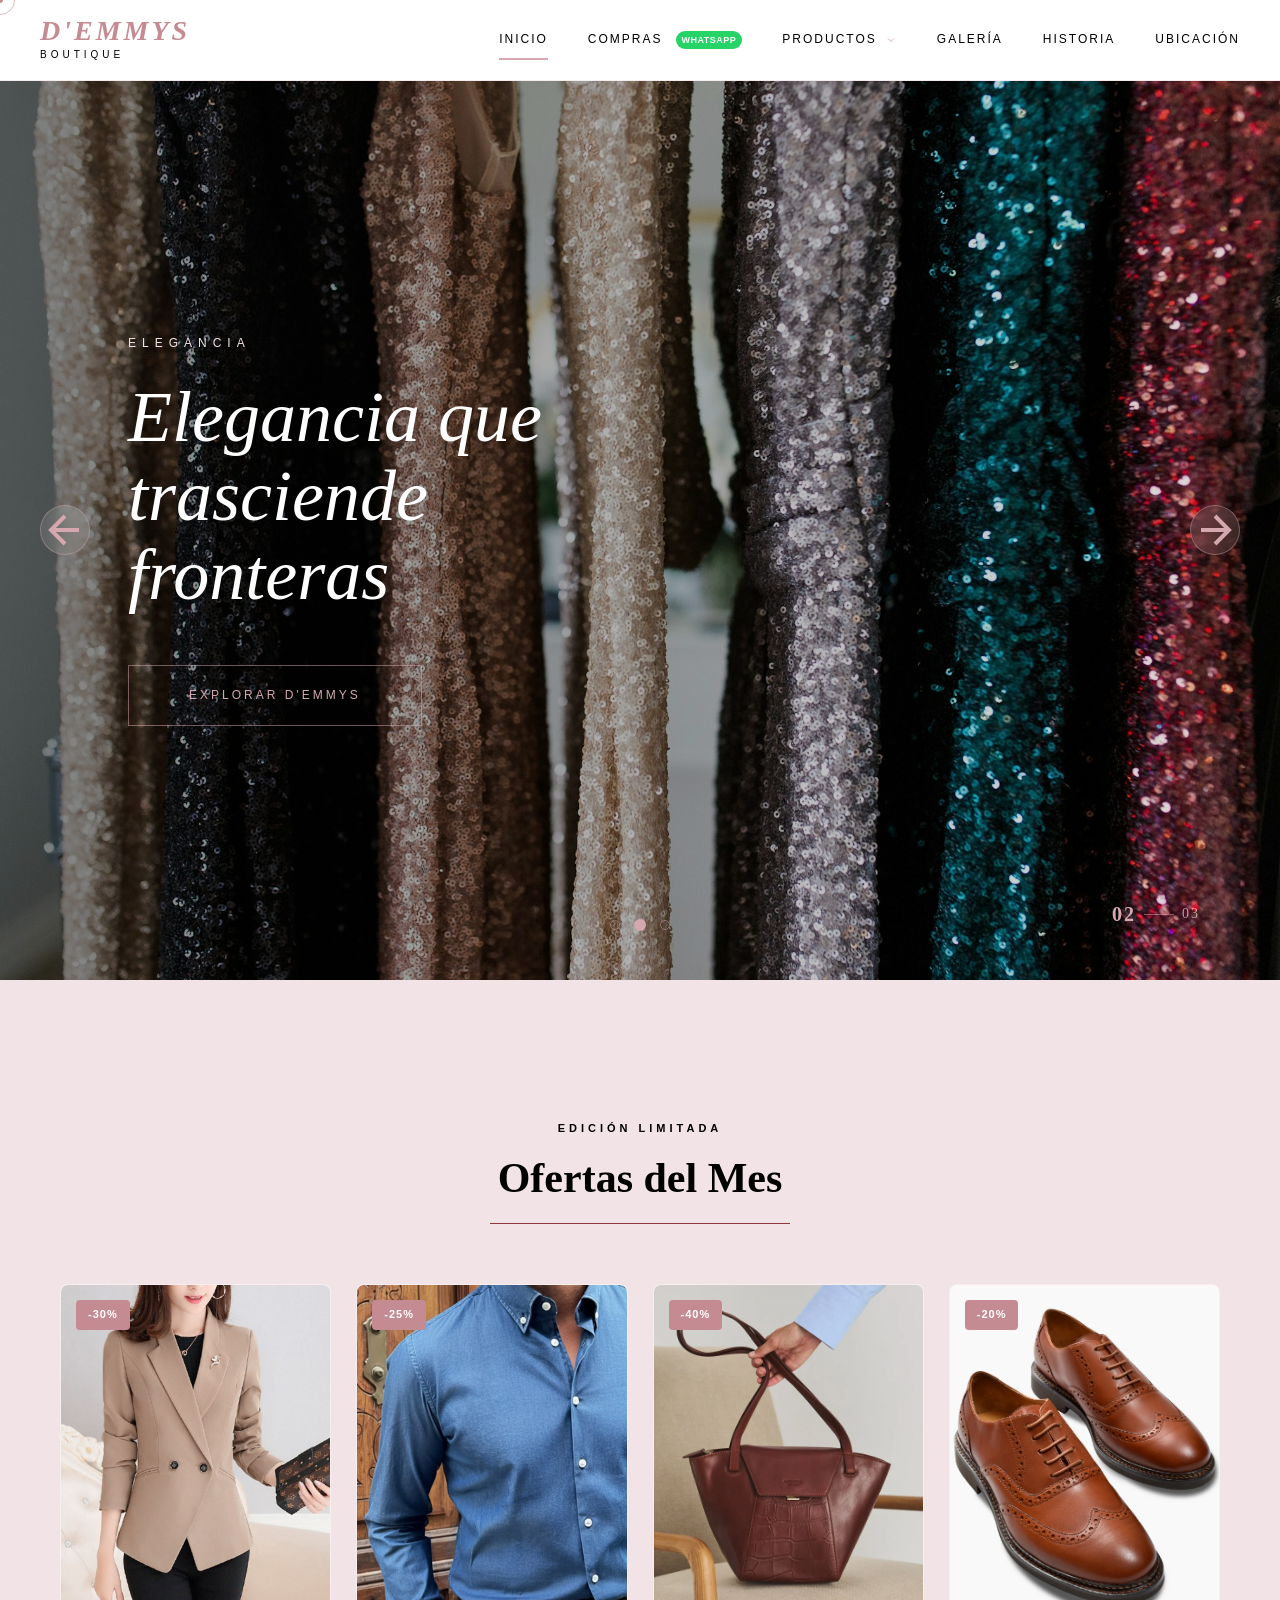
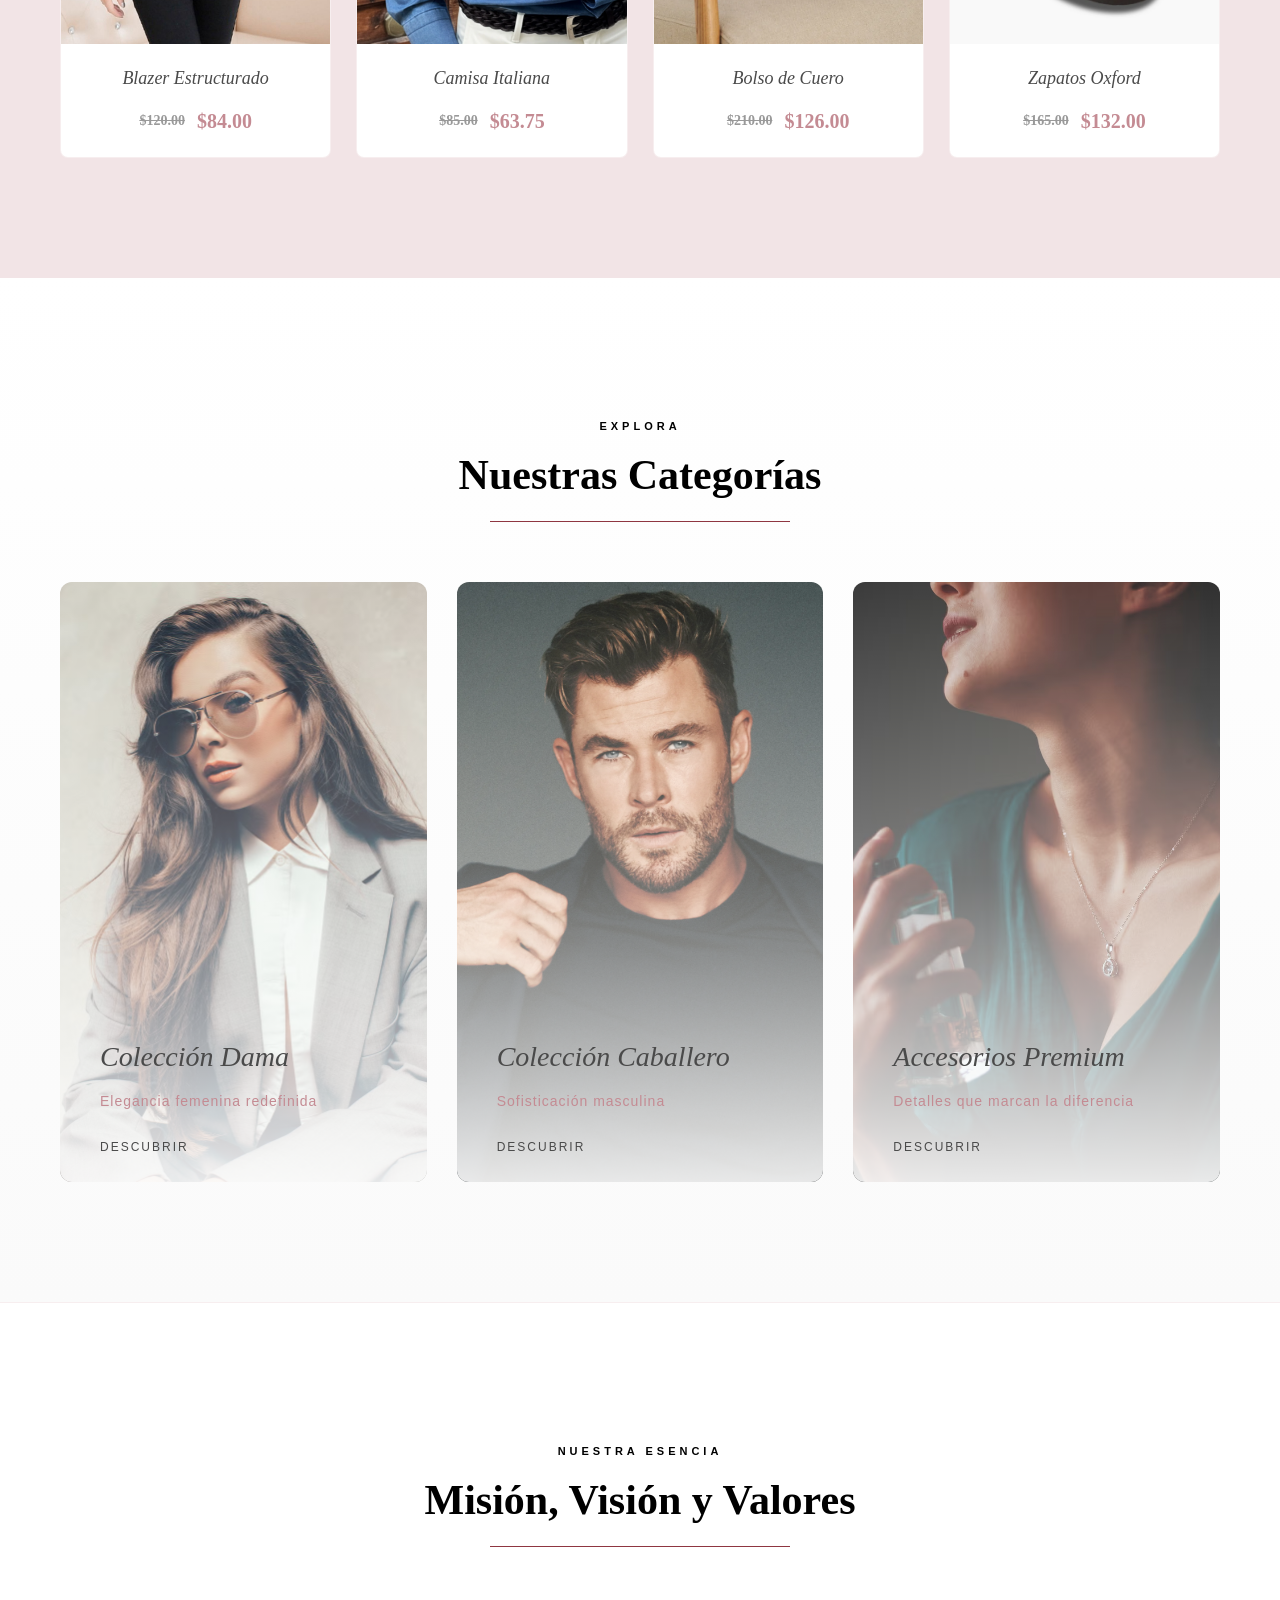
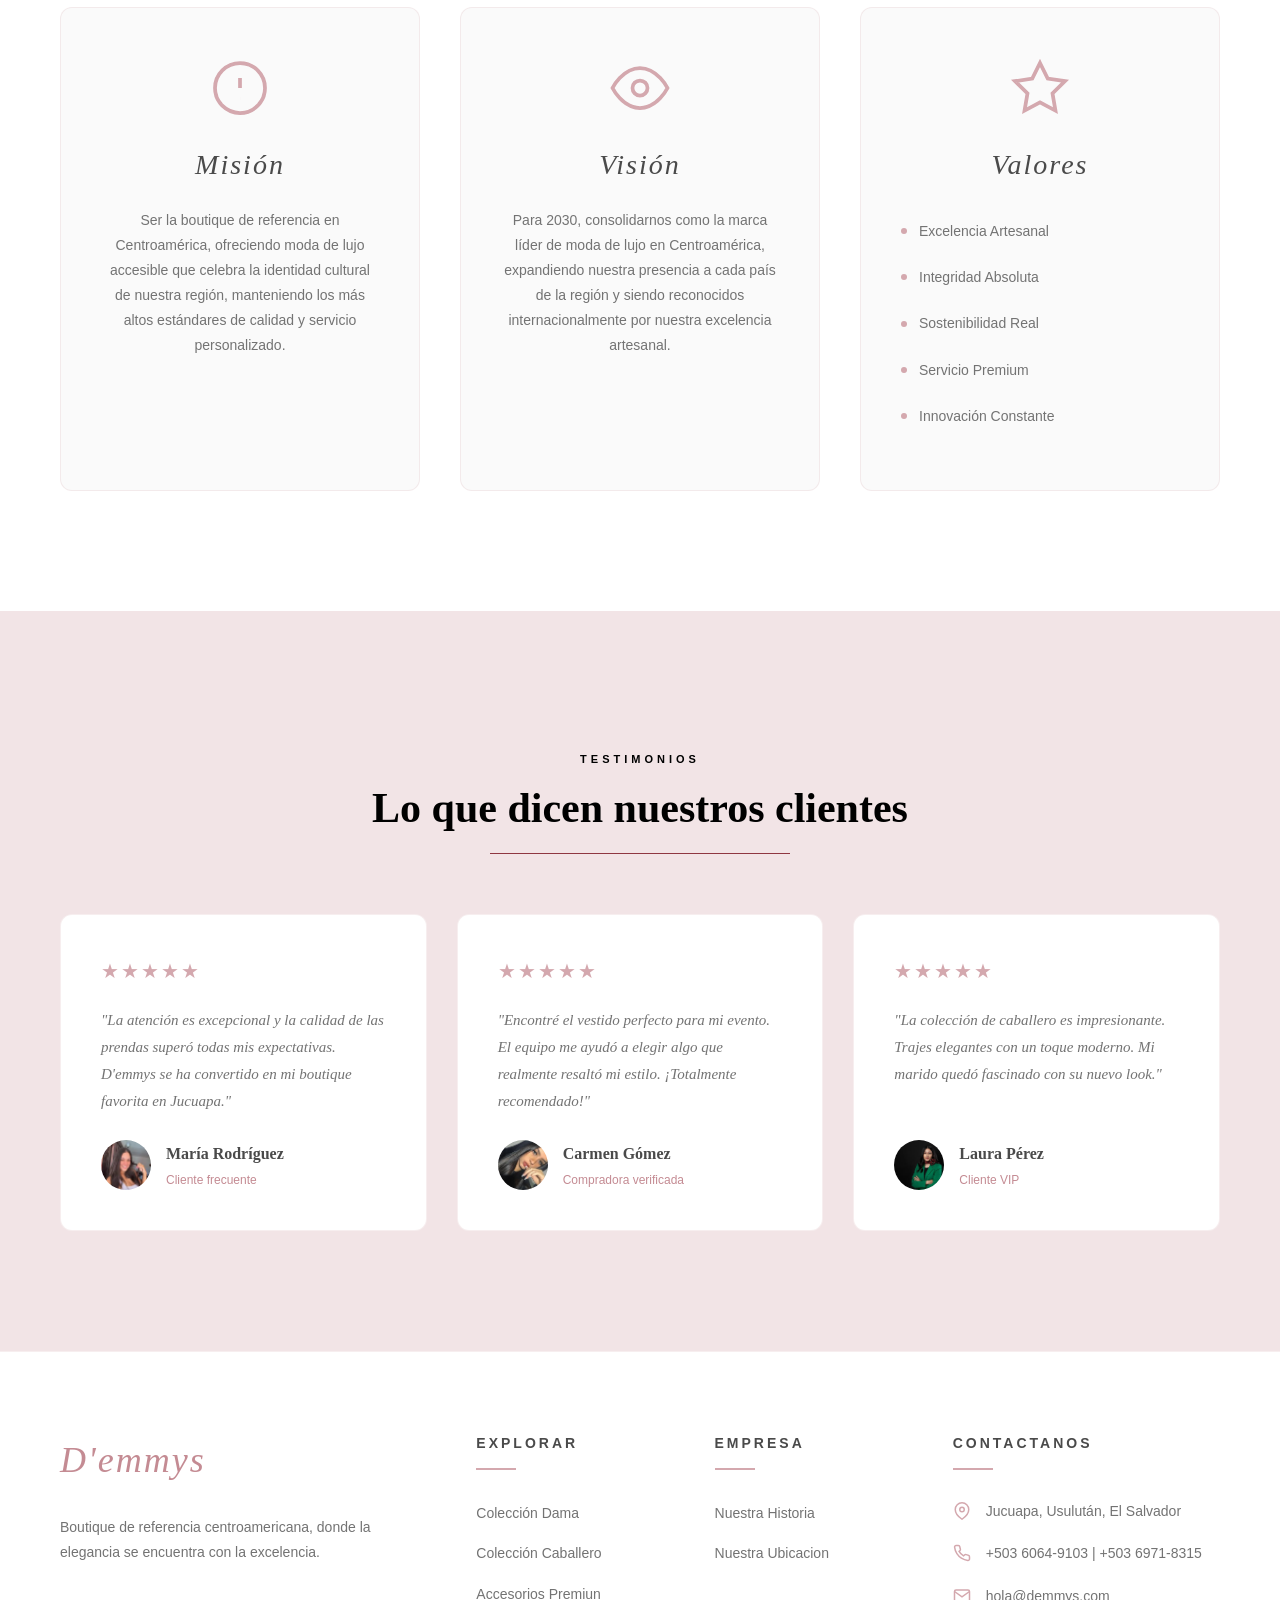
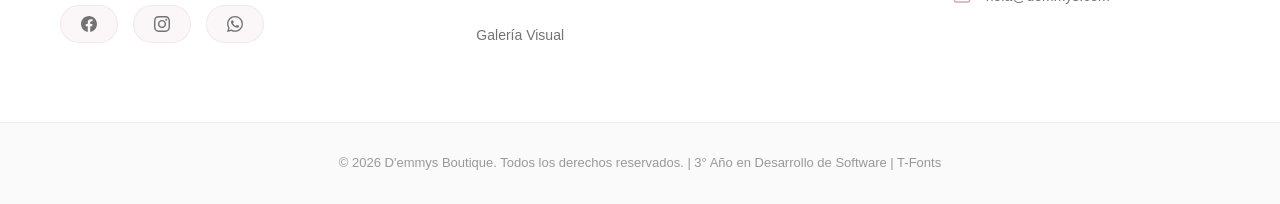
<file: index.html>
<!DOCTYPE html>
<html lang="es">
<head>
    <meta charset="UTF-8">
    <meta name="viewport" content="width=device-width, initial-scale=1.0">
    <title>D'emmys | Boutique de Lujo</title>
    <link rel="icon" href="images/Demmy.png">
    <link rel="stylesheet" href="style.css">
    <meta name="description" content="Boutique de lujo en Jucuapa, El Salvador. Moda con identidad centroamericana.">
</head>
<body>
    <div class="cursor-dot"></div>
    <div class="cursor-ring"></div>
    <div class="scroll-progress"></div>

    <button class="back-to-top" aria-label="Volver arriba">
        <svg viewBox="0 0 24 24" fill="none" stroke="currentColor" stroke-width="2">
            <path d="M18 15l-6-6-6 6"/>
        </svg>
    </button>

    <!-- NAVBAR ESTÁNDAR -->
    <nav class="navbar" id="navbar">
        <div class="nav-container">
            <a href="index.html" class="logo-link">
                <div class="logo">
                    <span class="logo-text">D'emmys</span>
                    <span class="logo-sub">Boutique</span>
                </div>
            </a>
            
            <ul class="nav-menu">
                <li class="nav-item">
                    <a href="index.html" class="nav-link active">
                        <span class="nav-text">Inicio</span>
                        <span class="nav-line"></span>
                    </a>
                </li>
                <li class="nav-item">
                    <a href="compras.html" class="nav-link whatsapp-link">
                        <span class="nav-text">Compras</span>
                        <span class="whatsapp-badge">WhatsApp</span>
                    </a>
                </li>
                <li class="nav-item dropdown">
                    <a href="productos.html" class="nav-link dropbtn">
                        <span class="nav-text">Productos</span>
                        <svg class="chevron-icon" viewBox="0 0 24 24" fill="none" stroke="currentColor" stroke-width="2">
                            <polyline points="6 9 12 15 18 9"></polyline>
                        </svg>
                    </a>
                    <div class="dropdown-content">
                        <a href="productos.html#dama">Colección Dama</a>
                        <a href="productos.html#caballero">Colección Caballero</a>
                        <a href="productos.html#accesorios">Accesorios Premium</a>
                    </div>
                </li>
                <li class="nav-item">
                    <a href="galeria.html" class="nav-link">
                        <span class="nav-text">Galería</span>
                        <span class="nav-line"></span>
                    </a>
                </li>
                <li class="nav-item">
                    <a href="historia.html" class="nav-link">
                        <span class="nav-text">Historia</span>
                        <span class="nav-line"></span>
                    </a>
                </li>
                <li class="nav-item">
                    <a href="ubicacion.html" class="nav-link">
                        <span class="nav-text">Ubicación</span>
                        <span class="nav-line"></span>
                    </a>
                </li>
            </ul>

            <button class="menu-toggle" aria-label="Menú">
                <span></span>
                <span></span>
                <span></span>
            </button>
        </div>
    </nav>

    <!-- HERO SLIDER - INDEX -->
    <section class="hero-slider" id="inicio">
        <div class="slider-container">
            <div class="slider-track">
                <div class="slide active" data-index="0">
                    <div class="slide-bg">
                        <img src="images/SliderIMG1.jpg" alt="Moda elegante">
                    </div>
                    <div class="slide-overlay"></div>
                    <div class="slide-content">
                        <p class="slide-tag">Detalles Únicos</p>
                        <h2 class="slide-title">
                            <span class="line">Detalles que</span>
                            <span class="line">definen tu estilo</span>
                        </h2>
                        <a href="#productos" class="btn-explorar">
                            <span class="btn-line-left"></span>
                            <span class="btn-text">Explorar D'emmys</span>
                            <span class="btn-line-right"></span>
                        </a>
                    </div>
                </div>

                <div class="slide" data-index="1">
                    <div class="slide-bg">
                        <img src="images/SliderIMG2.jpg" alt="Elegancia">
                    </div>
                    <div class="slide-overlay"></div>
                    <div class="slide-content">
                        <p class="slide-tag">Elegancia</p>
                        <h2 class="slide-title">
                            <span class="line">Elegancia que</span>
                            <span class="line">trasciende fronteras</span>
                        </h2>
                        <a href="#productos" class="btn-explorar">
                            <span class="btn-line-left"></span>
                            <span class="btn-text">Explorar D'emmys</span>
                            <span class="btn-line-right"></span>
                        </a>
                    </div>
                </div>

                <div class="slide" data-index="2">
                    <div class="slide-bg">
                        <img src="images/SliderIMG3.jpg" alt="Identidad">
                    </div>
                    <div class="slide-overlay"></div>
                    <div class="slide-content">
                        <p class="slide-tag">Identidad</p>
                        <h2 class="slide-title">
                            <span class="line">Moda con identidad</span>
                            <span class="line">centroamericana</span>
                        </h2>
                        <a href="#productos" class="btn-explorar">
                            <span class="btn-line-left"></span>
                            <span class="btn-text">Explorar D'emmys</span>
                            <span class="btn-line-right"></span>
                        </a>
                    </div>
                </div>
            </div>

            <div class="slider-controls">
                <button class="slider-arrow prev" aria-label="Anterior">
                    <svg viewBox="0 0 24 24" fill="none" stroke="currentColor" stroke-width="2">
                        <path d="M19 12H5M12 19l-7-7 7-7"/>
                    </svg>
                </button>
                <button class="slider-arrow next" aria-label="Siguiente">
                    <svg viewBox="0 0 24 24" fill="none" stroke="currentColor" stroke-width="2">
                        <path d="M5 12h14M12 5l7 7-7 7"/>
                    </svg>
                </button>
            </div>

            <div class="slider-indicators">
                <button class="indicator active" data-slide="0" aria-label="Slide 1"></button>
                <button class="indicator" data-slide="1" aria-label="Slide 2"></button>
                <button class="indicator" data-slide="2" aria-label="Slide 3"></button>
            </div>

            <div class="slide-counter">
                <span class="current">01</span>
                <span class="separator"></span>
                <span class="total">03</span>
            </div>
        </div>
    </section>

    <!-- OFERTAS - INDEX -->
    <section class="ofertas-section" id="ofertas">
        <div class="container">
            <div class="section-header">
                <span class="section-label">Edición Limitada</span>
                <h2 class="section-title">Ofertas del Mes</h2>
                <div class="section-line"></div>
            </div>
            
            <div class="ofertas-grid">
                <article class="producto-card oferta-card">
                    <div class="producto-badge oferta-badge">-30%</div>
                    <div class="producto-img-container">
                        <img src="images/BlazerIMGwomen1.jpg" alt="Blazer Estructurado" loading="lazy">
                        <div class="producto-overlay oferta-overlay">
                            <a href="compras.html?producto=blazer-elegance/Crema-Medium-Poliester-Solid" class="btn-ver">Ver Detalles</a>
                        </div>
                    </div>
                    <div class="producto-info oferta-info">
                        <h4>Blazer Estructurado</h4>
                        <div class="producto-precio oferta-precios">
                            <span class="precio-anterior">$120.00</span>
                            <span class="precio-actual">$84.00</span>
                        </div>
                    </div>
                </article>
                
                <article class="producto-card oferta-card">
                    <div class="producto-badge oferta-badge">-25%</div>
                    <div class="producto-img-container">
                        <img src="images/italianT-Shirt.jpg" alt="Camisa Italiana" loading="lazy">
                        <div class="producto-overlay oferta-overlay">
                            <a href="compras.html?producto=camisa-italiana-premium/Celeste-Medium-Denim-Solid" class="btn-ver">Ver Detalles</a>
                        </div>
                    </div>
                    <div class="producto-info oferta-info">
                        <h4>Camisa Italiana</h4>
                        <div class="producto-precio oferta-precios">
                            <span class="precio-anterior">$85.00</span>
                            <span class="precio-actual">$63.75</span>
                        </div>
                    </div>
                </article>
                
                <article class="producto-card oferta-card">
                    <div class="producto-badge oferta-badge">-40%</div>
                    <div class="producto-img-container">
                        <img src="images/bolso-cuero.webp" alt="Bolso de Cuero" loading="lazy">
                        <div class="producto-overlay oferta-overlay">
                            <a href="compras.html?producto=bolso-cuero-premium/Cafe-Large-Cuero-Solid" class="btn-ver">Ver Detalles</a>
                        </div>
                    </div>
                    <div class="producto-info oferta-info">
                        <h4>Bolso de Cuero</h4>
                        <div class="producto-precio oferta-precios">
                            <span class="precio-anterior">$210.00</span>
                            <span class="precio-actual">$126.00</span>
                        </div>
                    </div>
                </article>
                
                <article class="producto-card oferta-card">
                    <div class="producto-badge oferta-badge">-20%</div>
                    <div class="producto-img-container">
                        <img src="images/Oxfords-Zppatos.jpg" alt="Zapatos Oxford" loading="lazy">
                        <div class="producto-overlay oferta-overlay">
                            <a href="compras.html?producto=oxford-italiano-negro/Cafe-Large-Calzado-Solid" class="btn-ver">Ver Detalles</a>
                        </div>
                    </div>
                    <div class="producto-info oferta-info">
                        <h4>Zapatos Oxford</h4>
                        <div class="producto-precio oferta-precios">
                            <span class="precio-anterior">$165.00</span>
                            <span class="precio-actual">$132.00</span>
                        </div>
                    </div>
                </article>
            </div>
        </div>
    </section>

    <!-- CATEGORÍAS - INDEX -->
    <section class="categorias-section" id="productos">
        <div class="container">
            <div class="section-header">
                <span class="section-label">Explora</span>
                <h2 class="section-title">Nuestras Categorías</h2>
                <div class="section-line"></div>
            </div>
            
            <div class="categorias-grid">
                <article class="categoria-card">
                    <div class="categoria-img-wrapper">
                        <img src="images/Beautiful-Women.avif" alt="Colección Dama" loading="lazy">
                    </div>
                    <div class="categoria-overlay"></div>
                    <div class="categoria-content">
                        <h3>Colección Dama</h3>
                        <p>Elegancia femenina redefinida</p>
                        <a href="productos.html#dama" class="categoria-link">
                            <span>Descubrir</span>
                            <svg viewBox="0 0 24 24" fill="none" stroke="currentColor" stroke-width="2">
                                <path d="M5 12h14M12 5l7 7-7 7"/>
                            </svg>
                        </a>
                    </div>
                </article>
                
                <article class="categoria-card">
                    <div class="categoria-img-wrapper">
                        <img src="images/Men-Chad.jpg" alt="Colección Caballero" loading="lazy">
                    </div>
                    <div class="categoria-overlay"></div>
                    <div class="categoria-content">
                        <h3>Colección Caballero</h3>
                        <p>Sofisticación masculina</p>
                        <a href="productos.html#caballero" class="categoria-link">
                            <span>Descubrir</span>
                            <svg viewBox="0 0 24 24" fill="none" stroke="currentColor" stroke-width="2">
                                <path d="M5 12h14M12 5l7 7-7 7"/>
                            </svg>
                        </a>
                    </div>
                </article>
                
                <article class="categoria-card">
                    <div class="categoria-img-wrapper">
                        <img src="images/PremiunAcces.jpg" alt="Accesorios Premium" loading="lazy">
                    </div>
                    <div class="categoria-overlay"></div>
                    <div class="categoria-content">
                        <h3>Accesorios Premium</h3>
                        <p>Detalles que marcan la diferencia</p>
                        <a href="productos.html#accesorios" class="categoria-link">
                            <span>Descubrir</span>
                            <svg viewBox="0 0 24 24" fill="none" stroke="currentColor" stroke-width="2">
                                <path d="M5 12h14M12 5l7 7-7 7"/>
                            </svg>
                        </a>
                    </div>
                </article>
            </div>
        </div>
    </section>

    <!-- MVV - INDEX -->
    <section class="mvv-section" id="historia">
        <div class="container">
            <div class="section-header">
                <span class="section-label">Nuestra Esencia</span>
                <h2 class="section-title">Misión, Visión y Valores</h2>
                <div class="section-line"></div>
            </div>
            
            <div class="mvv-grid">
                <div class="mvv-box">
                    <div class="mvv-icon">
                        <svg viewBox="0 0 24 24" fill="none" stroke="currentColor" stroke-width="1.5">
                            <circle cx="12" cy="12" r="10"></circle>
                            <line x1="12" y1="8" x2="12" y2="12"></line>
                            <line x1="12" y1="16" x2="12.01" y2="16"></line>
                        </svg>
                    </div>
                    <h3>Misión</h3>
                    <p>Ser la boutique de referencia en Centroamérica, ofreciendo moda de lujo accesible que celebra la identidad cultural de nuestra región, manteniendo los más altos estándares de calidad y servicio personalizado.</p>
                </div>
                
                <div class="mvv-box">
                    <div class="mvv-icon">
                        <svg viewBox="0 0 24 24" fill="none" stroke="currentColor" stroke-width="1.5">
                            <path d="M1 12s4-8 11-8 11 8 11 8-4 8-11 8-11-8-11-8z"></path>
                            <circle cx="12" cy="12" r="3"></circle>
                        </svg>
                    </div>
                    <h3>Visión</h3>
                    <p>Para 2030, consolidarnos como la marca líder de moda de lujo en Centroamérica, expandiendo nuestra presencia a cada país de la región y siendo reconocidos internacionalmente por nuestra excelencia artesanal.</p>
                </div>
                
                <div class="mvv-box valores-box">
                    <div class="mvv-icon">
                        <svg viewBox="0 0 24 24" fill="none" stroke="currentColor" stroke-width="1.5">
                            <polygon points="12 2 15.09 8.26 22 9.27 17 14.14 18.18 21.02 12 17.77 5.82 21.02 7 14.14 2 9.27 8.91 8.26 12 2"></polygon>
                        </svg>
                    </div>
                    <h3>Valores</h3>
                    <ul class="valores-lista">
                        <li class="valor-item">
                            <span class="valor-dot"></span>
                            <span>Excelencia Artesanal</span>
                        </li>
                        <li class="valor-item">
                            <span class="valor-dot"></span>
                            <span>Integridad Absoluta</span>
                        </li>
                        <li class="valor-item">
                            <span class="valor-dot"></span>
                            <span>Sostenibilidad Real</span>
                        </li>
                        <li class="valor-item">
                            <span class="valor-dot"></span>
                            <span>Servicio Premium</span>
                        </li>
                        <li class="valor-item">
                            <span class="valor-dot"></span>
                            <span>Innovación Constante</span>
                        </li>
                    </ul>
                </div>
            </div>
        </div>
    </section>

    <!-- RESEÑAS - INDEX -->
    <section class="resenas-section">
        <div class="container">
            <div class="section-header">
                <span class="section-label">Testimonios</span>
                <h2 class="section-title">Lo que dicen nuestros clientes</h2>
                <div class="section-line"></div>
            </div>
            
            <div class="resenas-grid">
                <div class="resena-card">
                    <div class="resena-stars">★★★★★</div>
                    <p class="resena-texto">"La atención es excepcional y la calidad de las prendas superó todas mis expectativas. D'emmys se ha convertido en mi boutique favorita en Jucuapa."</p>
                    <div class="resena-autor">
                        <div class="resena-avatar"><img src="images/Perfil-IMG-1.jpg" alt="María Rodríguez"></div>
                        <div class="resena-info">
                            <h4>María Rodríguez</h4>
                            <p>Cliente frecuente</p>
                        </div>
                    </div>
                </div>
                
                <div class="resena-card">
                    <div class="resena-stars">★★★★★</div>
                    <p class="resena-texto">"Encontré el vestido perfecto para mi evento. El equipo me ayudó a elegir algo que realmente resaltó mi estilo. ¡Totalmente recomendado!"</p>
                    <div class="resena-autor">
                        <div class="resena-avatar"><img src="images/Perfil-IMG-2.jpg" alt="Carmen Gómez"></div>
                        <div class="resena-info">
                            <h4>Carmen Gómez</h4>
                            <p>Compradora verificada</p>
                        </div>
                    </div>
                </div>
                
                <div class="resena-card">
                    <div class="resena-stars">★★★★★</div>
                    <p class="resena-texto">"La colección de caballero es impresionante. Trajes elegantes con un toque moderno. Mi marido quedó fascinado con su nuevo look."</p>
                    <div class="resena-autor">
                        <div class="resena-avatar"><img src="images/Perfil-IMG-3.jpg" alt="Laura Pérez"></div>
                        <div class="resena-info">
                            <h4>Laura Pérez</h4>
                            <p>Cliente VIP</p>
                        </div>
                    </div>
                </div>
            </div>
        </div>
    </section>

    <!-- FOOTER ESTÁNDAR -->
    <footer class="footer">
        <div class="footer-top">
            <div class="container">
                <div class="footer-grid">
                    <div class="footer-brand">
                        <div class="footer-logo">D'emmys</div>
                        <p class="footer-desc">Boutique de referencia centroamericana, donde la elegancia se encuentra con la excelencia.</p>
                        <div class="footer-social">
                            <a href="https://www.facebook.com/injucuapa/?locale=es_LA" target="_blank" class="social-link" aria-label="Facebook">
                                <svg viewBox="0 0 24 24" fill="currentColor"><path d="M24 12.073c0-6.627-5.373-12-12-12s-12 5.373-12 12c0 5.99 4.388 10.954 10.125 11.854v-8.385H7.078v-3.47h3.047V9.43c0-3.007 1.792-4.669 4.533-4.669 1.312 0 2.686.235 2.686.235v2.953H15.83c-1.491 0-1.956.925-1.956 1.874v2.25h3.328l-.532 3.47h-2.796v8.385C19.612 23.027 24 18.062 24 12.073z"/></svg>
                            </a>
                            <a href="https://www.instagram.com/explore/locations/818482436/instituto-nacional-de-jucuapa-inju/" target="_blank" class="social-link" aria-label="Instagram">
                                <svg viewBox="0 0 24 24" fill="currentColor"><path d="M12 2.163c3.204 0 3.584.012 4.85.07 3.252.148 4.771 1.691 4.919 4.919.058 1.265.069 1.645.069 4.849 0 3.205-.012 3.584-.069 4.849-.149 3.225-1.664 4.771-4.919 4.919-1.266.058-1.644.07-4.85.07-3.204 0-3.584-.012-4.849-.07-3.26-.149-4.771-1.699-4.919-4.92-.058-1.265-.07-1.644-.07-4.849 0-3.204.013-3.583.07-4.849.149-3.227 1.664-4.771 4.919-4.919 1.266-.057 1.645-.069 4.849-.069zm0-2.163c-3.259 0-3.667.014-4.947.072-4.358.2-6.78 2.618-6.98 6.98-.059 1.281-.073 1.689-.073 4.948 0 3.259.014 3.668.072 4.948.2 4.358 2.618 6.78 6.98 6.98 1.281.058 1.689.072 4.948.072 3.259 0 3.668-.014 4.948-.072 4.354-.2 6.782-2.618 6.979-6.98.059-1.28.073-1.689.073-4.948 0-3.259-.014-3.667-.072-4.947-.196-4.354-2.617-6.78-6.979-6.98-1.281-.059-1.69-.073-4.949-.073zm0 5.838c-3.403 0-6.162 2.759-6.162 6.162s2.759 6.163 6.162 6.163 6.162-2.759 6.162-6.163c0-3.403-2.759-6.162-6.162-6.162zm0 10.162c-2.209 0-4-1.79-4-4 0-2.209 1.791-4 4-4s4 1.791 4 4c0 2.21-1.791 4-4 4zm6.406-11.845c-.796 0-1.441.645-1.441 1.44s.645 1.44 1.441 1.44c.795 0 1.439-.645 1.439-1.44s-.644-1.44-1.439-1.44z"/></svg>
                            </a>
                            <a href="https://web.whatsapp.com/" target="_blank" class="social-link" aria-label="WhatsApp">
                                <svg viewBox="0 0 24 24" fill="currentColor"><path d="M17.472 14.382c-.297-.149-1.758-.867-2.03-.967-.273-.099-.471-.148-.67.15-.197.297-.767.966-.94 1.164-.173.199-.347.223-.644.075-.297-.15-1.255-.463-2.39-1.475-.883-.788-1.48-1.761-1.653-2.059-.173-.297-.018-.458.13-.606.134-.133.298-.347.446-.52.149-.174.198-.298.298-.497.099-.198.05-.371-.025-.52-.075-.149-.669-1.612-.916-2.207-.242-.579-.487-.5-.669-.51-.173-.008-.371-.01-.57-.01-.198 0-.52.074-.792.372-.272.297-1.04 1.016-1.04 2.479 0 1.462 1.065 2.875 1.213 3.074.149.198 2.096 3.2 5.077 4.487.709.306 1.262.489 1.694.625.712.227 1.36.195 1.871.118.571-.085 1.758-.719 2.006-1.413.248-.694.248-1.289.173-1.413-.074-.124-.272-.198-.57-.347m-5.421 7.403h-.004a9.87 9.87 0 01-5.031-1.378l-.361-.214-3.741.982.998-3.648-.235-.374a9.86 9.86 0 01-1.51-5.26c.001-5.45 4.436-9.884 9.888-9.884 2.64 0 5.122 1.03 6.988 2.898a9.825 9.825 0 012.893 6.994c-.003 5.45-4.437 9.884-9.885 9.884m8.413-18.297A11.815 11.815 0 0012.05 0C5.495 0 .16 5.335.157 11.892c0 2.096.547 4.142 1.588 5.945L.057 24l6.305-1.654a11.882 11.882 0 005.683 1.448h.005c6.554 0 11.89-5.335 11.893-11.893a11.821 11.821 0 00-3.48-8.413z"/></svg>
                            </a>
                        </div>
                    </div>
                    
                    <div class="footer-links">
                        <h4>Explorar</h4>
                        <ul>
                            <li><a href="productos.html#dama">Colección Dama</a></li>
                            <li><a href="productos.html#caballero">Colección Caballero</a></li>
                            <li><a href="productos.html#accesorios">Accesorios Premiun</a></li>
                            <li><a href="galeria.html">Galería Visual</a></li>
                        </ul>
                    </div>
                    
                    <div class="footer-links">
                        <h4>Empresa</h4>
                        <ul>
                            <li><a href="historia.html">Nuestra Historia</a></li>
                            <li><a href="ubicacion.html">Nuestra Ubicacion</a></li>
                        </ul>
                    </div>
                    
                    <div class="footer-contact">
                        <h4>Contactanos</h4>
                        <p>
                            <svg class="contact-icon" viewBox="0 0 24 24" fill="none" stroke="currentColor" stroke-width="2">
                                <path d="M21 10c0 7-9 13-9 13s-9-6-9-13a9 9 0 0 1 18 0z"></path>
                                <circle cx="12" cy="10" r="3"></circle>
                            </svg>
                            Jucuapa, Usulután, El Salvador
                        </p>
                        <p>
                            <svg class="contact-icon" viewBox="0 0 24 24" fill="none" stroke="currentColor" stroke-width="2">
                                <path d="M22 16.92v3a2 2 0 0 1-2.18 2 19.79 19.79 0 0 1-8.63-3.07 19.5 19.5 0 0 1-6-6 19.79 19.79 0 0 1-3.07-8.67A2 2 0 0 1 4.11 2h3a2 2 0 0 1 2 1.72 12.84 12.84 0 0 0 .7 2.81 2 2 0 0 1-.45 2.11L8.09 9.91a16 16 0 0 0 6 6l1.27-1.27a2 2 0 0 1 2.11-.45 12.84 12.84 0 0 0 2.81.7A2 2 0 0 1 22 16.92z"></path>
                            </svg>
                            +503 6064-9103 | +503 6971-8315
                        </p>
                        <p>
                            <svg class="contact-icon" viewBox="0 0 24 24" fill="none" stroke="currentColor" stroke-width="2">
                                <path d="M4 4h16c1.1 0 2 .9 2 2v12c0 1.1-.9 2-2 2H4c-1.1 0-2-.9-2-2V6c0-1.1.9-2 2-2z"></path>
                                <polyline points="22,6 12,13 2,6"></polyline>
                            </svg>
                            hola@demmys.com
                        </p>
                    </div>
                </div>
            </div>
        </div>
        
        <div class="footer-bottom">
            <div class="container">
                <div class="footer-bottom-content">
                    <p>&copy; 2026 D'emmys Boutique. Todos los derechos reservados. | 3° Año en Desarrollo de Software | T-Fonts</p>
                </div>
            </div>
        </div>
    </footer>

    <script src="script.js"></script>
</body>
</html>
</file>
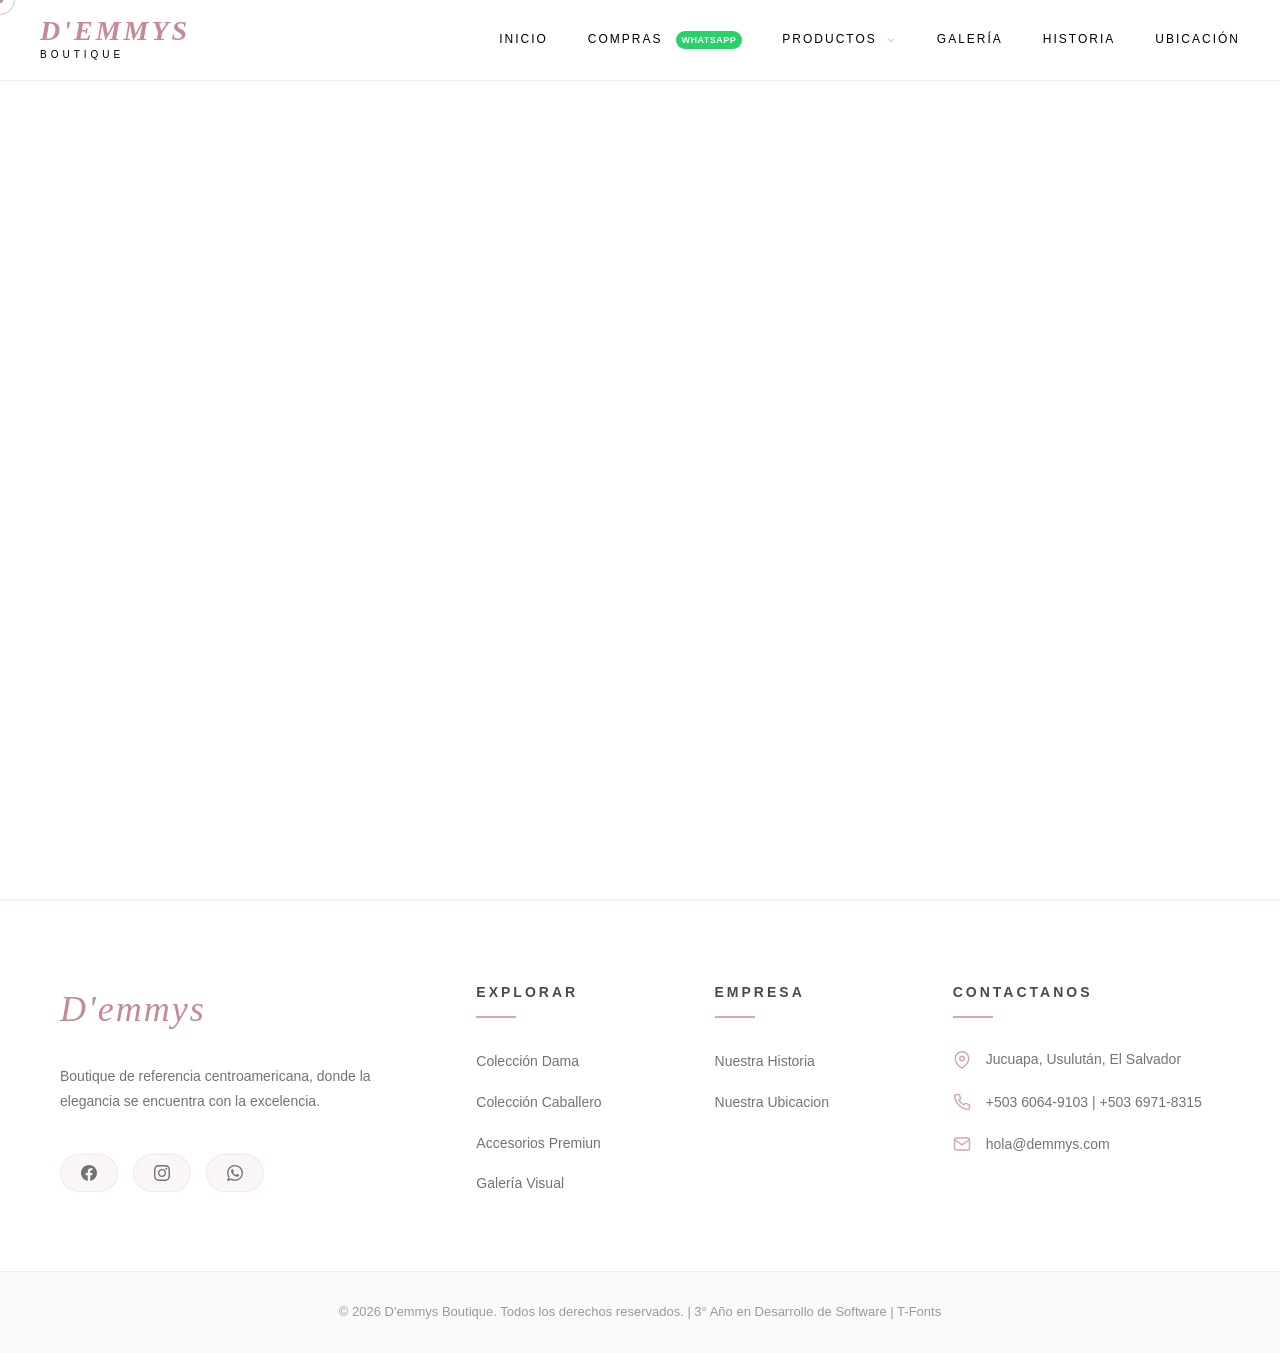
<file: compras.html>
<!DOCTYPE html>
<html lang="es">
<head>
    <meta charset="UTF-8">
    <meta name="viewport" content="width=device-width, initial-scale=1.0">
    <title>Compras | D'emmys Boutique</title>
    <link rel="stylesheet" href="style.css">
    <link rel="icon" href="images/Demmy.png" type="image/x-icon">
    <link rel="stylesheet" href="https://cdnjs.cloudflare.com/ajax/libs/font-awesome/6.0.0-beta3/css/all.min.css">
</head>
<body>
    <div class="cursor-dot"></div>
    <div class="cursor-ring"></div>
    <div class="scroll-progress"></div>

    <button class="back-to-top" aria-label="Volver arriba">
        <svg viewBox="0 0 24 24" fill="none" stroke="currentColor" stroke-width="2">
            <path d="M18 15l-6-6-6 6"/>
        </svg>
    </button>

    <!-- NAVBAR ESTÁNDAR -->
    <nav class="navbar" id="navbar">
        <div class="nav-container">
            <a href="index.html" class="logo-link">
                <div class="logo">
                    <span class="logo-text">D'emmys</span>
                    <span class="logo-sub">Boutique</span>
                </div>
            </a>
            
            <ul class="nav-menu">
                <li class="nav-item">
                    <a href="index.html" class="nav-link">
                        <span class="nav-text">Inicio</span>
                        <span class="nav-line"></span>
                    </a>
                </li>
                <li class="nav-item">
                    <a href="compras.html" class="nav-link whatsapp-link active">
                        <span class="nav-text">Compras</span>
                        <span class="whatsapp-badge">WhatsApp</span>
                    </a>
                </li>
                <li class="nav-item dropdown">
                    <a href="productos.html" class="nav-link dropbtn">
                        <span class="nav-text">Productos</span>
                        <svg class="chevron-icon" viewBox="0 0 24 24" fill="none" stroke="currentColor" stroke-width="2">
                            <polyline points="6 9 12 15 18 9"></polyline>
                        </svg>
                    </a>
                    <div class="dropdown-content">
                        <a href="productos.html#dama">Colección Dama</a>
                        <a href="productos.html#caballero">Colección Caballero</a>
                        <a href="productos.html#accesorios">Accesorios Premium</a>
                    </div>
                </li>
                <li class="nav-item">
                    <a href="galeria.html" class="nav-link">
                        <span class="nav-text">Galería</span>
                        <span class="nav-line"></span>
                    </a>
                </li>
                <li class="nav-item">
                    <a href="historia.html" class="nav-link">
                        <span class="nav-text">Historia</span>
                        <span class="nav-line"></span>
                    </a>
                </li>
                <li class="nav-item">
                    <a href="ubicacion.html" class="nav-link">
                        <span class="nav-text">Ubicación</span>
                        <span class="nav-line"></span>
                    </a>
                </li>
            </ul>

            <button class="menu-toggle" aria-label="Menú">
                <span></span>
                <span></span>
                <span></span>
            </button>
        </div>
    </nav>

    <!-- TIENDA IFRAME - Sección específica de compras -->
    <div class="tienda-wrapper">
        <iframe id="tienda-iframe" src="https://demmysboutique57986.store.link/" allowfullscreen loading="lazy"></iframe>
    </div>

<!-- FOOTER ESTÁNDAR -->
    <footer class="footer">
        <div class="footer-top">
            <div class="container">
                <div class="footer-grid">
                    <div class="footer-brand">
                        <div class="footer-logo">D'emmys</div>
                        <p class="footer-desc">Boutique de referencia centroamericana, donde la elegancia se encuentra con la excelencia.</p>
                        <div class="footer-social">
                            <a href="https://www.facebook.com/injucuapa/?locale=es_LA" target="_blank" class="social-link" aria-label="Facebook">
                                <svg viewBox="0 0 24 24" fill="currentColor"><path d="M24 12.073c0-6.627-5.373-12-12-12s-12 5.373-12 12c0 5.99 4.388 10.954 10.125 11.854v-8.385H7.078v-3.47h3.047V9.43c0-3.007 1.792-4.669 4.533-4.669 1.312 0 2.686.235 2.686.235v2.953H15.83c-1.491 0-1.956.925-1.956 1.874v2.25h3.328l-.532 3.47h-2.796v8.385C19.612 23.027 24 18.062 24 12.073z"/></svg>
                            </a>
                            <a href="https://www.instagram.com/explore/locations/818482436/instituto-nacional-de-jucuapa-inju/" target="_blank" class="social-link" aria-label="Instagram">
                                <svg viewBox="0 0 24 24" fill="currentColor"><path d="M12 2.163c3.204 0 3.584.012 4.85.07 3.252.148 4.771 1.691 4.919 4.919.058 1.265.069 1.645.069 4.849 0 3.205-.012 3.584-.069 4.849-.149 3.225-1.664 4.771-4.919 4.919-1.266.058-1.644.07-4.85.07-3.204 0-3.584-.012-4.849-.07-3.26-.149-4.771-1.699-4.919-4.92-.058-1.265-.07-1.644-.07-4.849 0-3.204.013-3.583.07-4.849.149-3.227 1.664-4.771 4.919-4.919 1.266-.057 1.645-.069 4.849-.069zm0-2.163c-3.259 0-3.667.014-4.947.072-4.358.2-6.78 2.618-6.98 6.98-.059 1.281-.073 1.689-.073 4.948 0 3.259.014 3.668.072 4.948.2 4.358 2.618 6.78 6.98 6.98 1.281.058 1.689.072 4.948.072 3.259 0 3.668-.014 4.948-.072 4.354-.2 6.782-2.618 6.979-6.98.059-1.28.073-1.689.073-4.948 0-3.259-.014-3.667-.072-4.947-.196-4.354-2.617-6.78-6.979-6.98-1.281-.059-1.69-.073-4.949-.073zm0 5.838c-3.403 0-6.162 2.759-6.162 6.162s2.759 6.163 6.162 6.163 6.162-2.759 6.162-6.163c0-3.403-2.759-6.162-6.162-6.162zm0 10.162c-2.209 0-4-1.79-4-4 0-2.209 1.791-4 4-4s4 1.791 4 4c0 2.21-1.791 4-4 4zm6.406-11.845c-.796 0-1.441.645-1.441 1.44s.645 1.44 1.441 1.44c.795 0 1.439-.645 1.439-1.44s-.644-1.44-1.439-1.44z"/></svg>
                            </a>
                            <a href="https://web.whatsapp.com/" target="_blank" class="social-link" aria-label="WhatsApp">
                                <svg viewBox="0 0 24 24" fill="currentColor"><path d="M17.472 14.382c-.297-.149-1.758-.867-2.03-.967-.273-.099-.471-.148-.67.15-.197.297-.767.966-.94 1.164-.173.199-.347.223-.644.075-.297-.15-1.255-.463-2.39-1.475-.883-.788-1.48-1.761-1.653-2.059-.173-.297-.018-.458.13-.606.134-.133.298-.347.446-.52.149-.174.198-.298.298-.497.099-.198.05-.371-.025-.52-.075-.149-.669-1.612-.916-2.207-.242-.579-.487-.5-.669-.51-.173-.008-.371-.01-.57-.01-.198 0-.52.074-.792.372-.272.297-1.04 1.016-1.04 2.479 0 1.462 1.065 2.875 1.213 3.074.149.198 2.096 3.2 5.077 4.487.709.306 1.262.489 1.694.625.712.227 1.36.195 1.871.118.571-.085 1.758-.719 2.006-1.413.248-.694.248-1.289.173-1.413-.074-.124-.272-.198-.57-.347m-5.421 7.403h-.004a9.87 9.87 0 01-5.031-1.378l-.361-.214-3.741.982.998-3.648-.235-.374a9.86 9.86 0 01-1.51-5.26c.001-5.45 4.436-9.884 9.888-9.884 2.64 0 5.122 1.03 6.988 2.898a9.825 9.825 0 012.893 6.994c-.003 5.45-4.437 9.884-9.885 9.884m8.413-18.297A11.815 11.815 0 0012.05 0C5.495 0 .16 5.335.157 11.892c0 2.096.547 4.142 1.588 5.945L.057 24l6.305-1.654a11.882 11.882 0 005.683 1.448h.005c6.554 0 11.89-5.335 11.893-11.893a11.821 11.821 0 00-3.48-8.413z"/></svg>
                            </a>
                        </div>
                    </div>
                    
                    <div class="footer-links">
                        <h4>Explorar</h4>
                        <ul>
                            <li><a href="productos.html#dama">Colección Dama</a></li>
                            <li><a href="productos.html#caballero">Colección Caballero</a></li>
                            <li><a href="productos.html#accesorios">Accesorios Premiun</a></li>
                            <li><a href="galeria.html">Galería Visual</a></li>
                        </ul>
                    </div>
                    
                    <div class="footer-links">
                        <h4>Empresa</h4>
                        <ul>
                            <li><a href="historia.html">Nuestra Historia</a></li>
                            <li><a href="ubicacion.html">Nuestra Ubicacion</a></li>
                        </ul>
                    </div>
                    
                    <div class="footer-contact">
                        <h4>Contactanos</h4>
                        <p>
                            <svg class="contact-icon" viewBox="0 0 24 24" fill="none" stroke="currentColor" stroke-width="2">
                                <path d="M21 10c0 7-9 13-9 13s-9-6-9-13a9 9 0 0 1 18 0z"></path>
                                <circle cx="12" cy="10" r="3"></circle>
                            </svg>
                            Jucuapa, Usulután, El Salvador
                        </p>
                        <p>
                            <svg class="contact-icon" viewBox="0 0 24 24" fill="none" stroke="currentColor" stroke-width="2">
                                <path d="M22 16.92v3a2 2 0 0 1-2.18 2 19.79 19.79 0 0 1-8.63-3.07 19.5 19.5 0 0 1-6-6 19.79 19.79 0 0 1-3.07-8.67A2 2 0 0 1 4.11 2h3a2 2 0 0 1 2 1.72 12.84 12.84 0 0 0 .7 2.81 2 2 0 0 1-.45 2.11L8.09 9.91a16 16 0 0 0 6 6l1.27-1.27a2 2 0 0 1 2.11-.45 12.84 12.84 0 0 0 2.81.7A2 2 0 0 1 22 16.92z"></path>
                            </svg>
                            +503 6064-9103 | +503 6971-8315
                        </p>
                        <p>
                            <svg class="contact-icon" viewBox="0 0 24 24" fill="none" stroke="currentColor" stroke-width="2">
                                <path d="M4 4h16c1.1 0 2 .9 2 2v12c0 1.1-.9 2-2 2H4c-1.1 0-2-.9-2-2V6c0-1.1.9-2 2-2z"></path>
                                <polyline points="22,6 12,13 2,6"></polyline>
                            </svg>
                            hola@demmys.com
                        </p>
                    </div>
                </div>
            </div>
        </div>
        
        <div class="footer-bottom">
            <div class="container">
                <div class="footer-bottom-content">
                    <p>&copy; 2026 D'emmys Boutique. Todos los derechos reservados. | 3° Año en Desarrollo de Software | T-Fonts</p>
                </div>
            </div>
        </div>
    </footer>


    <!-- Script específico para manejo de productos en compras.html -->
    <script>
        // Script inline específico para la página de compras - carga de producto específico
        (function() {
            window.addEventListener('load', function() {
                try {
                    const urlParams = new URLSearchParams(window.location.search);
                    const prodPath = urlParams.get('producto');
                    const iframe = document.getElementById('tienda-iframe');
                    
                    if (prodPath && iframe) {
                        // Decodificar URL por si hay caracteres especiales
                        const decodedPath = decodeURIComponent(prodPath);
                        const baseUrl = "https://demmysboutique57986.store.link/";
                        // Construir URL específica del producto
                        const productUrl = baseUrl.replace(/\/$/, '') + "/product/" + decodedPath;
                        
                        // Cambiar src del iframe sin afectar el resto de la página
                        iframe.src = productUrl;
                    }
                } catch (error) {
                    console.error('Error al cargar producto específico:', error);
                    // Si hay error, el iframe mantiene la URL base por defecto
                }
            });
        })();
    </script>
    <script src="script.js"></script>
</body>
</html>
</file>
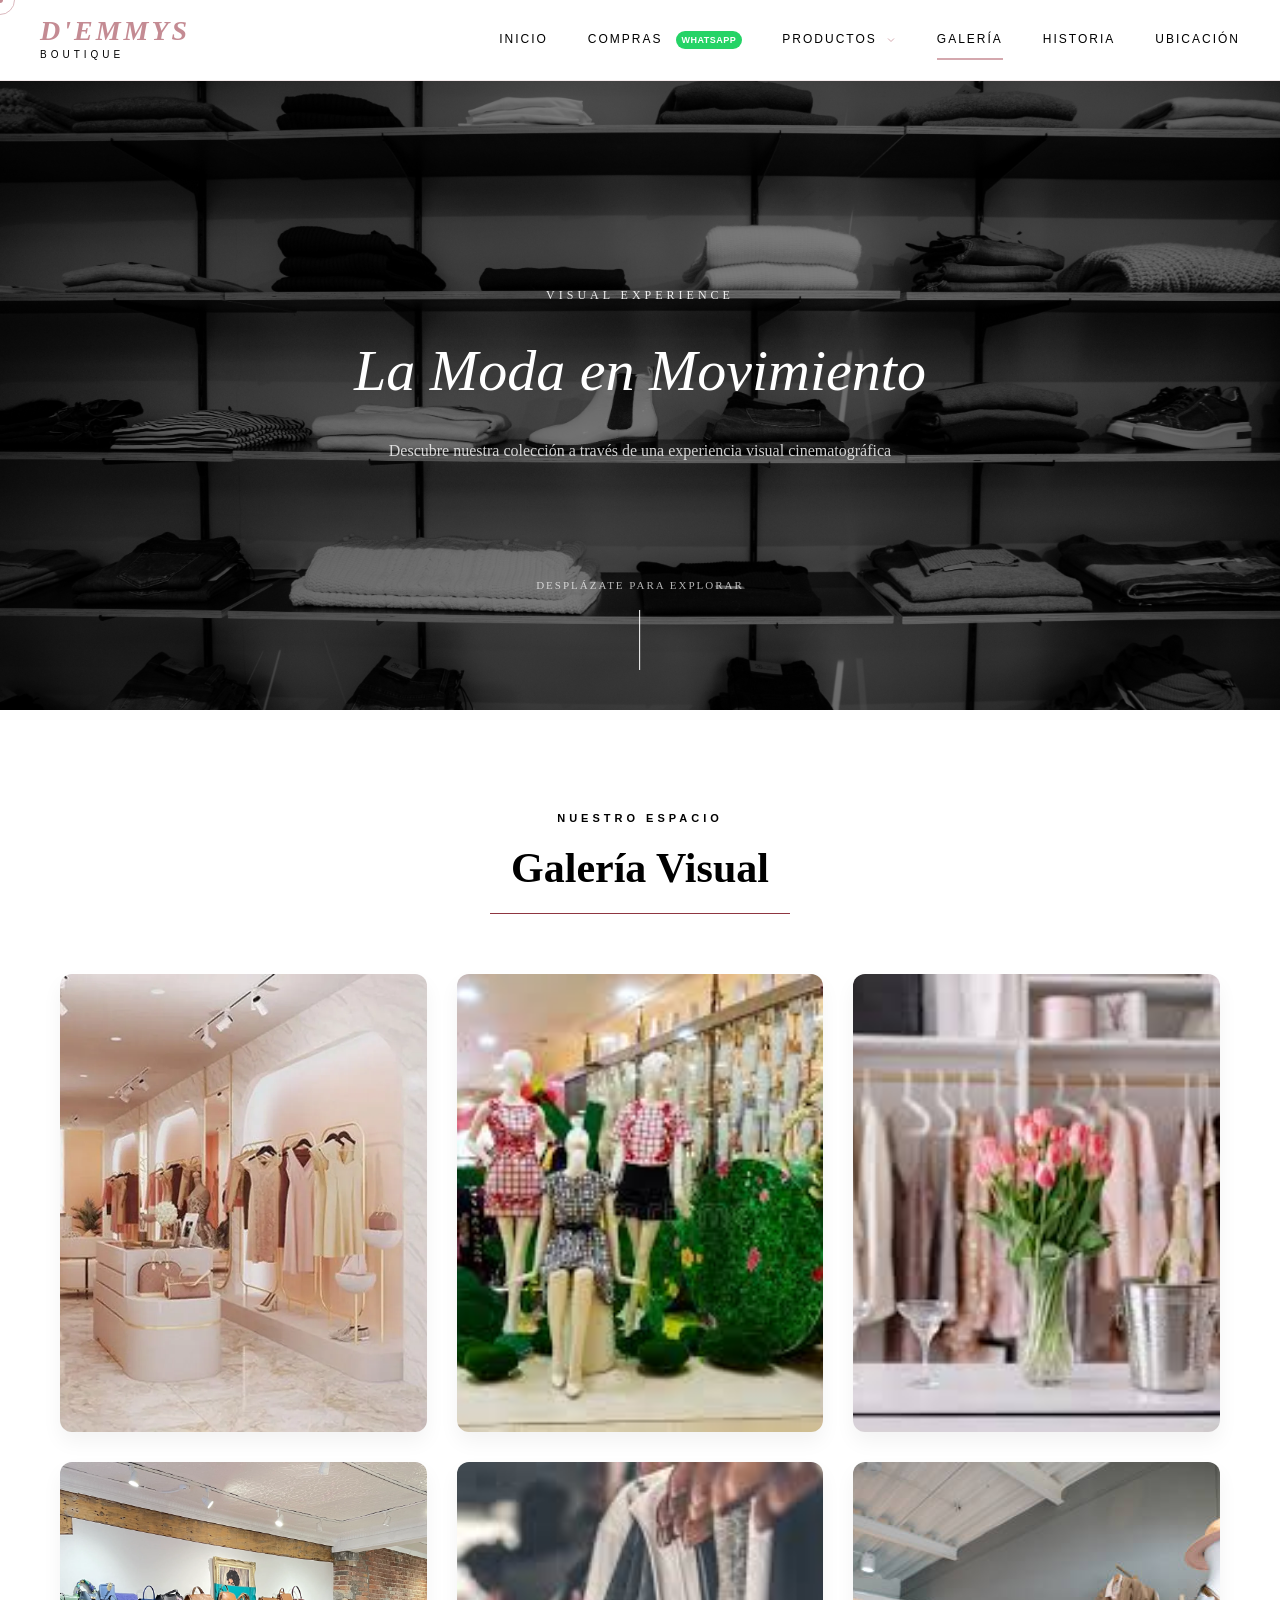
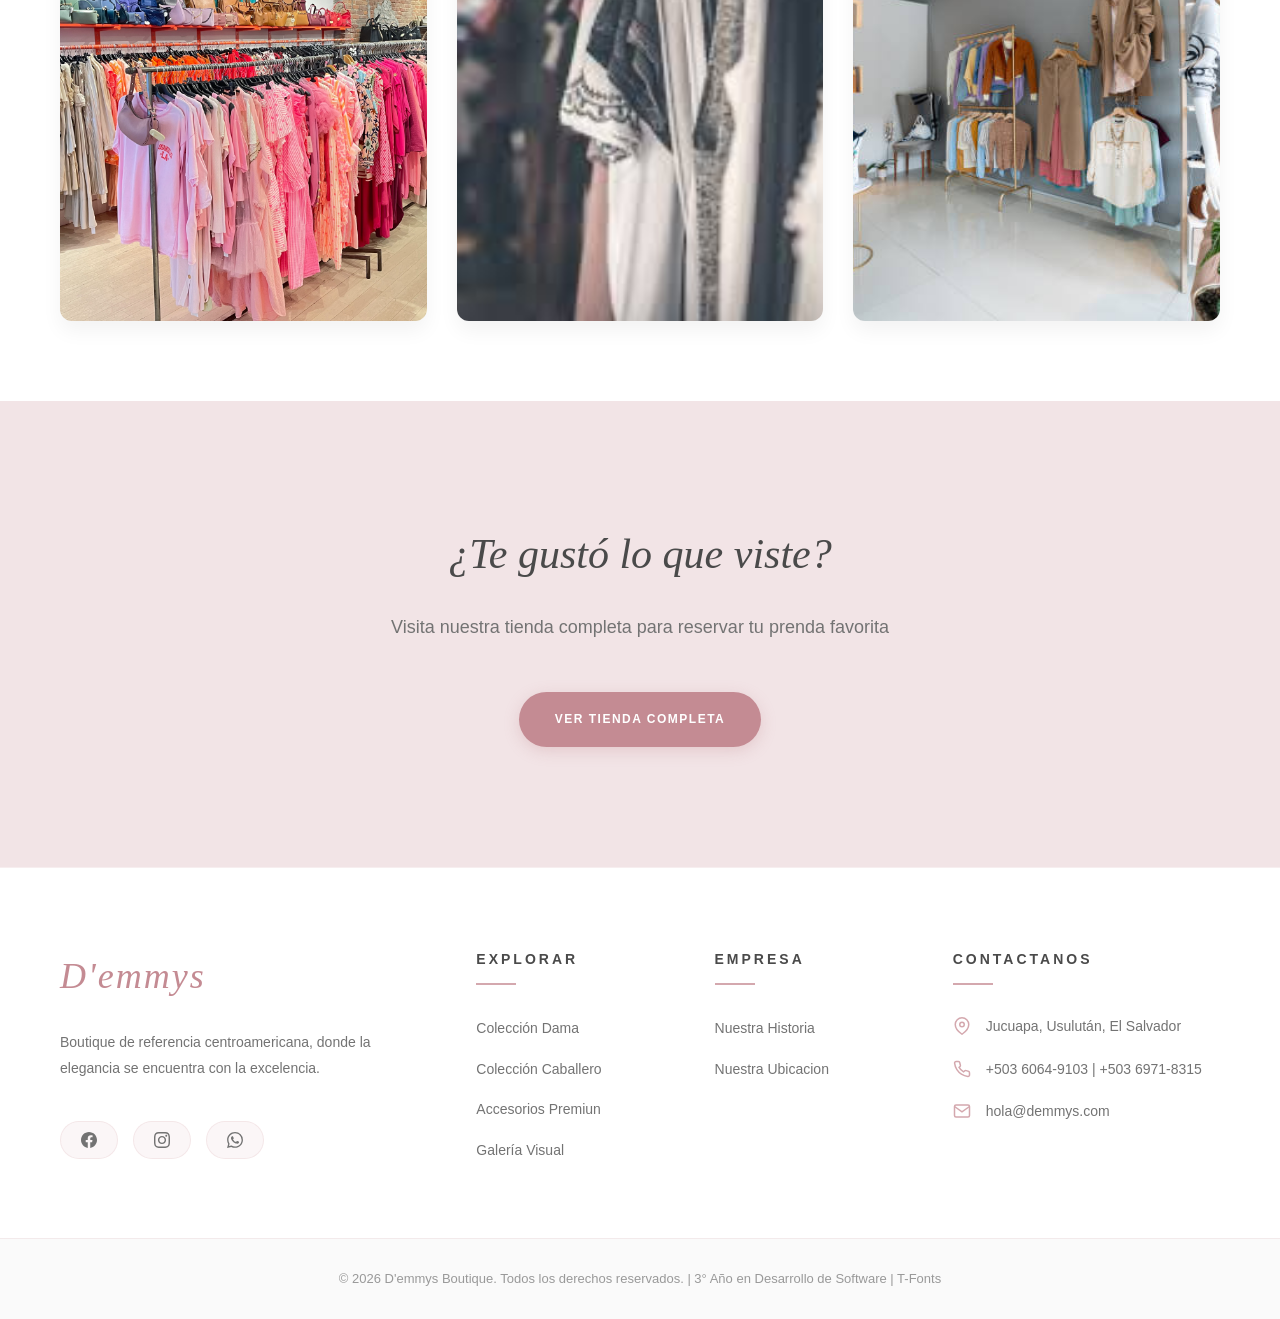
<file: galeria.html>
<!DOCTYPE html>
<html lang="es">
<head>
    <meta charset="UTF-8">
    <meta name="viewport" content="width=device-width, initial-scale=1.0">
    <title>Galería | D'emmys Boutique</title>
    <link rel="icon" href="images/Demmy.png">
    <link rel="stylesheet" href="style.css">
</head>
<body>
    <div class="cursor-dot"></div>
    <div class="cursor-ring"></div>
    <div class="scroll-progress"></div>

    <button class="back-to-top" aria-label="Volver arriba">
        <svg viewBox="0 0 24 24" fill="none" stroke="currentColor" stroke-width="2">
            <path d="M18 15l-6-6-6 6"/>
        </svg>
    </button>

    <!-- NAVBAR ESTÁNDAR -->
    <nav class="navbar" id="navbar">
        <div class="nav-container">
            <a href="index.html" class="logo-link">
                <div class="logo">
                    <span class="logo-text">D'emmys</span>
                    <span class="logo-sub">Boutique</span>
                </div>
            </a>
            
            <ul class="nav-menu">
                <li class="nav-item"><a href="index.html" class="nav-link"><span class="nav-text">Inicio</span><span class="nav-line"></span></a></li>
                <li class="nav-item"><a href="compras.html" class="nav-link whatsapp-link"><span class="nav-text">Compras</span><span class="whatsapp-badge">WhatsApp</span></a></li>
                <li class="nav-item dropdown">
                    <a href="productos.html" class="nav-link dropbtn">
                        <span class="nav-text">Productos</span>
                        <svg class="chevron-icon" viewBox="0 0 24 24" fill="none" stroke="currentColor" stroke-width="2"><polyline points="6 9 12 15 18 9"></polyline></svg>
                    </a>
                    <div class="dropdown-content">
                        <a href="productos.html#dama">Colección Dama</a>
                        <a href="productos.html#caballero">Colección Caballero</a>
                        <a href="productos.html#accesorios">Accesorios Premium</a>
                    </div>
                </li>
                <li class="nav-item"><a href="galeria.html" class="nav-link active"><span class="nav-text">Galería</span><span class="nav-line"></span></a></li>
                <li class="nav-item"><a href="historia.html" class="nav-link"><span class="nav-text">Historia</span><span class="nav-line"></span></a></li>
                <li class="nav-item"><a href="ubicacion.html" class="nav-link"><span class="nav-text">Ubicación</span><span class="nav-line"></span></a></li>
            </ul>

            <button class="menu-toggle" aria-label="Menú"><span></span><span></span><span></span></button>
        </div>
    </nav>

    <!-- HERO GALERÍA -->
    <section class="hero-galeria">
        <div class="hero-galeria-bg">
            <img src="images/SliderIMG1.jpg" alt="Colección D'emmys">
        </div>
        <div class="hero-galeria-overlay"></div>
        <div class="hero-galeria-content">
            <p class="hero-galeria-tag">Visual Experience</p>
            <h1 class="hero-galeria-title">La Moda en Movimiento</h1>
            <p class="hero-galeria-desc">Descubre nuestra colección a través de una experiencia visual cinematográfica</p>
        </div>
        <div class="scroll-indicator">
            <span>Desplázate para explorar</span>
            <div class="scroll-line"></div>
        </div>
    </section>

    <!-- GALERÍA GRID -->
    <section class="gallery-section">
        <div class="container">
            <div class="section-header">
                <span class="section-label">Nuestro Espacio</span>
                <h2 class="section-title">Galería Visual</h2>
                <div class="section-line"></div>
            </div>
            <div class="gallery-grid">
                <div class="gallery-item">
                    <img src="IMG-Galeria/IMG-One.webp" alt="Vitrina principal" class="gallery-img">
                    <div class="gallery-overlay"><h3>Vitrina Principal</h3><p>Lo último en tendencias</p></div>
                </div>
                <div class="gallery-item">
                    <img src="IMG-Galeria/IMG-Two.jpg" alt="Área de probadores" class="gallery-img">
                    <div class="gallery-overlay"><h3>Espacio Premium</h3><p>Atención personalizada</p></div>
                </div>
                <div class="gallery-item">
                    <img src="IMG-Galeria/IMG-Three.jpg" alt="Colección de accesorios" class="gallery-img">
                    <div class="gallery-overlay"><h3>Accesorios</h3><p>Detalles que marcan la diferencia</p></div>
                </div>
                <div class="gallery-item">
                    <img src="IMG-Galeria/IMG-Four.webp" alt="Colección dama" class="gallery-img">
                    <div class="gallery-overlay"><h3>Colección Dama</h3><p>Elegancia atemporal</p></div>
                </div>
                <div class="gallery-item">
                    <img src="IMG-Galeria/IMG-Five.jpg" alt="Colección caballero" class="gallery-img">
                    <div class="gallery-overlay"><h3>Colección Caballero</h3><p>Sofisticación masculina</p></div>
                </div>
                <div class="gallery-item">
                    <img src="IMG-Galeria/IMG-Six.jpg" alt="Espacio boutique" class="gallery-img">
                    <div class="gallery-overlay"><h3>Nuestro Espacio</h3><p>Donde la moda cobra vida</p></div>
                </div>
            </div>
        </div>
    </section>

    <!-- CTA GALERÍA -->
    <section class="galeria-cta">
        <div class="container">
            <h2>¿Te gustó lo que viste?</h2>
            <p>Visita nuestra tienda completa para reservar tu prenda favorita</p>
            <div class="cta-buttons">
                <a href="productos.html" class="btn-primary">Ver Tienda Completa</a>
            </div>
        </div>
    </section>

<!-- FOOTER ESTÁNDAR -->
    <footer class="footer">
        <div class="footer-top">
            <div class="container">
                <div class="footer-grid">
                    <div class="footer-brand">
                        <div class="footer-logo">D'emmys</div>
                        <p class="footer-desc">Boutique de referencia centroamericana, donde la elegancia se encuentra con la excelencia.</p>
                        <div class="footer-social">
                            <a href="https://www.facebook.com/injucuapa/?locale=es_LA" target="_blank" class="social-link" aria-label="Facebook">
                                <svg viewBox="0 0 24 24" fill="currentColor"><path d="M24 12.073c0-6.627-5.373-12-12-12s-12 5.373-12 12c0 5.99 4.388 10.954 10.125 11.854v-8.385H7.078v-3.47h3.047V9.43c0-3.007 1.792-4.669 4.533-4.669 1.312 0 2.686.235 2.686.235v2.953H15.83c-1.491 0-1.956.925-1.956 1.874v2.25h3.328l-.532 3.47h-2.796v8.385C19.612 23.027 24 18.062 24 12.073z"/></svg>
                            </a>
                            <a href="https://www.instagram.com/explore/locations/818482436/instituto-nacional-de-jucuapa-inju/" target="_blank" class="social-link" aria-label="Instagram">
                                <svg viewBox="0 0 24 24" fill="currentColor"><path d="M12 2.163c3.204 0 3.584.012 4.85.07 3.252.148 4.771 1.691 4.919 4.919.058 1.265.069 1.645.069 4.849 0 3.205-.012 3.584-.069 4.849-.149 3.225-1.664 4.771-4.919 4.919-1.266.058-1.644.07-4.85.07-3.204 0-3.584-.012-4.849-.07-3.26-.149-4.771-1.699-4.919-4.92-.058-1.265-.07-1.644-.07-4.849 0-3.204.013-3.583.07-4.849.149-3.227 1.664-4.771 4.919-4.919 1.266-.057 1.645-.069 4.849-.069zm0-2.163c-3.259 0-3.667.014-4.947.072-4.358.2-6.78 2.618-6.98 6.98-.059 1.281-.073 1.689-.073 4.948 0 3.259.014 3.668.072 4.948.2 4.358 2.618 6.78 6.98 6.98 1.281.058 1.689.072 4.948.072 3.259 0 3.668-.014 4.948-.072 4.354-.2 6.782-2.618 6.979-6.98.059-1.28.073-1.689.073-4.948 0-3.259-.014-3.667-.072-4.947-.196-4.354-2.617-6.78-6.979-6.98-1.281-.059-1.69-.073-4.949-.073zm0 5.838c-3.403 0-6.162 2.759-6.162 6.162s2.759 6.163 6.162 6.163 6.162-2.759 6.162-6.163c0-3.403-2.759-6.162-6.162-6.162zm0 10.162c-2.209 0-4-1.79-4-4 0-2.209 1.791-4 4-4s4 1.791 4 4c0 2.21-1.791 4-4 4zm6.406-11.845c-.796 0-1.441.645-1.441 1.44s.645 1.44 1.441 1.44c.795 0 1.439-.645 1.439-1.44s-.644-1.44-1.439-1.44z"/></svg>
                            </a>
                            <a href="https://web.whatsapp.com/" target="_blank" class="social-link" aria-label="WhatsApp">
                                <svg viewBox="0 0 24 24" fill="currentColor"><path d="M17.472 14.382c-.297-.149-1.758-.867-2.03-.967-.273-.099-.471-.148-.67.15-.197.297-.767.966-.94 1.164-.173.199-.347.223-.644.075-.297-.15-1.255-.463-2.39-1.475-.883-.788-1.48-1.761-1.653-2.059-.173-.297-.018-.458.13-.606.134-.133.298-.347.446-.52.149-.174.198-.298.298-.497.099-.198.05-.371-.025-.52-.075-.149-.669-1.612-.916-2.207-.242-.579-.487-.5-.669-.51-.173-.008-.371-.01-.57-.01-.198 0-.52.074-.792.372-.272.297-1.04 1.016-1.04 2.479 0 1.462 1.065 2.875 1.213 3.074.149.198 2.096 3.2 5.077 4.487.709.306 1.262.489 1.694.625.712.227 1.36.195 1.871.118.571-.085 1.758-.719 2.006-1.413.248-.694.248-1.289.173-1.413-.074-.124-.272-.198-.57-.347m-5.421 7.403h-.004a9.87 9.87 0 01-5.031-1.378l-.361-.214-3.741.982.998-3.648-.235-.374a9.86 9.86 0 01-1.51-5.26c.001-5.45 4.436-9.884 9.888-9.884 2.64 0 5.122 1.03 6.988 2.898a9.825 9.825 0 012.893 6.994c-.003 5.45-4.437 9.884-9.885 9.884m8.413-18.297A11.815 11.815 0 0012.05 0C5.495 0 .16 5.335.157 11.892c0 2.096.547 4.142 1.588 5.945L.057 24l6.305-1.654a11.882 11.882 0 005.683 1.448h.005c6.554 0 11.89-5.335 11.893-11.893a11.821 11.821 0 00-3.48-8.413z"/></svg>
                            </a>
                        </div>
                    </div>
                    
                    <div class="footer-links">
                        <h4>Explorar</h4>
                        <ul>
                            <li><a href="productos.html#dama">Colección Dama</a></li>
                            <li><a href="productos.html#caballero">Colección Caballero</a></li>
                            <li><a href="productos.html#accesorios">Accesorios Premiun</a></li>
                            <li><a href="galeria.html">Galería Visual</a></li>
                        </ul>
                    </div>
                    
                    <div class="footer-links">
                        <h4>Empresa</h4>
                        <ul>
                            <li><a href="historia.html">Nuestra Historia</a></li>
                            <li><a href="ubicacion.html">Nuestra Ubicacion</a></li>
                        </ul>
                    </div>
                    
                    <div class="footer-contact">
                        <h4>Contactanos</h4>
                        <p>
                            <svg class="contact-icon" viewBox="0 0 24 24" fill="none" stroke="currentColor" stroke-width="2">
                                <path d="M21 10c0 7-9 13-9 13s-9-6-9-13a9 9 0 0 1 18 0z"></path>
                                <circle cx="12" cy="10" r="3"></circle>
                            </svg>
                            Jucuapa, Usulután, El Salvador
                        </p>
                        <p>
                            <svg class="contact-icon" viewBox="0 0 24 24" fill="none" stroke="currentColor" stroke-width="2">
                                <path d="M22 16.92v3a2 2 0 0 1-2.18 2 19.79 19.79 0 0 1-8.63-3.07 19.5 19.5 0 0 1-6-6 19.79 19.79 0 0 1-3.07-8.67A2 2 0 0 1 4.11 2h3a2 2 0 0 1 2 1.72 12.84 12.84 0 0 0 .7 2.81 2 2 0 0 1-.45 2.11L8.09 9.91a16 16 0 0 0 6 6l1.27-1.27a2 2 0 0 1 2.11-.45 12.84 12.84 0 0 0 2.81.7A2 2 0 0 1 22 16.92z"></path>
                            </svg>
                            +503 6064-9103 | +503 6971-8315
                        </p>
                        <p>
                            <svg class="contact-icon" viewBox="0 0 24 24" fill="none" stroke="currentColor" stroke-width="2">
                                <path d="M4 4h16c1.1 0 2 .9 2 2v12c0 1.1-.9 2-2 2H4c-1.1 0-2-.9-2-2V6c0-1.1.9-2 2-2z"></path>
                                <polyline points="22,6 12,13 2,6"></polyline>
                            </svg>
                            hola@demmys.com
                        </p>
                    </div>
                </div>
            </div>
        </div>
        
        <div class="footer-bottom">
            <div class="container">
                <div class="footer-bottom-content">
                    <p>&copy; 2026 D'emmys Boutique. Todos los derechos reservados. | 3° Año en Desarrollo de Software | T-Fonts</p>
                </div>
            </div>
        </div>
    </footer>


    <script src="script.js"></script>
</body>
</html>
</file>
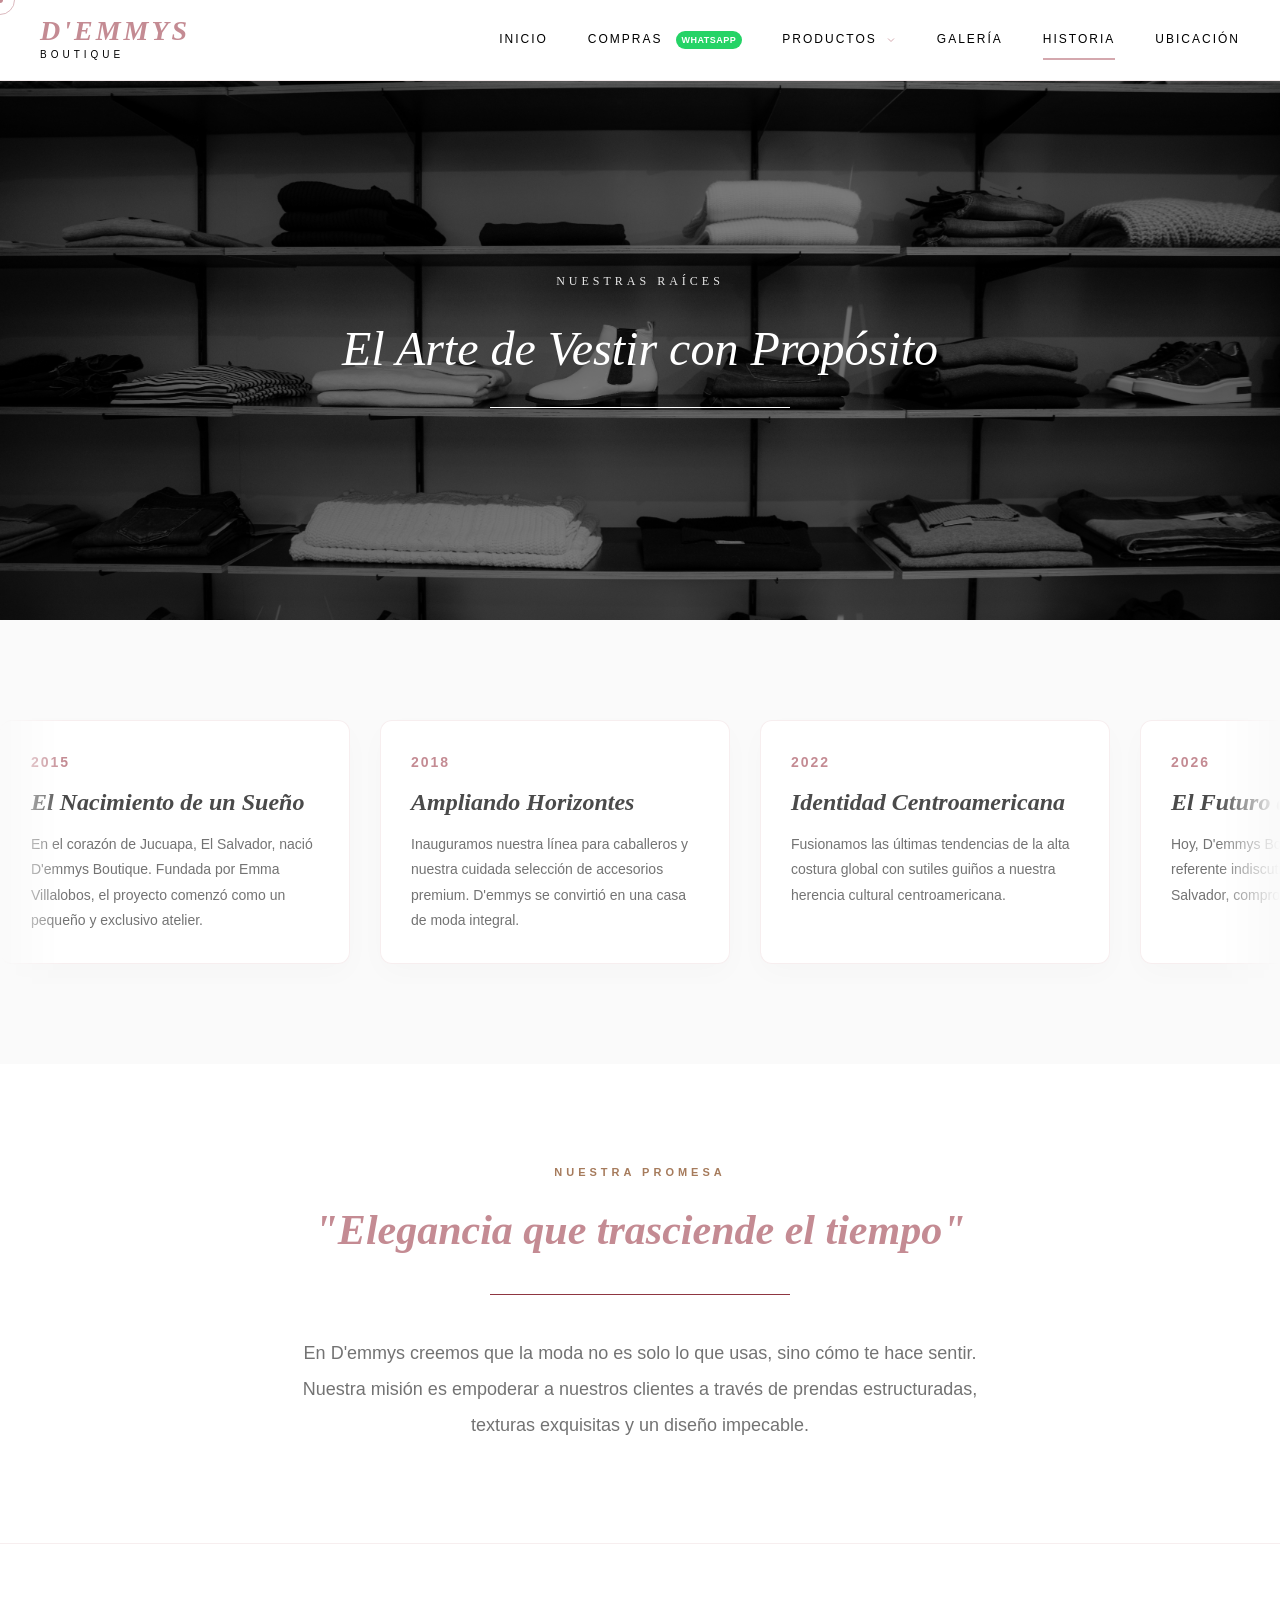
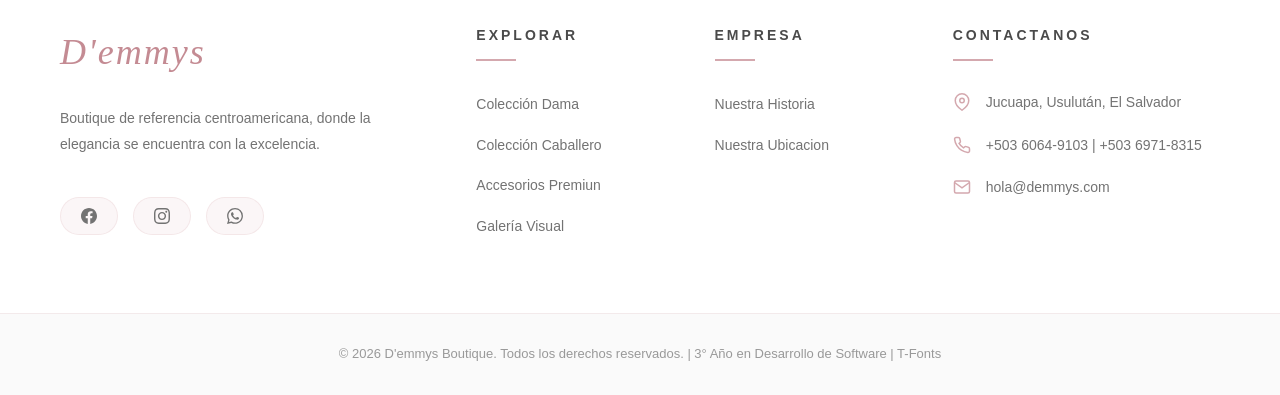
<file: historia.html>
<!DOCTYPE html>
<html lang="es">
<head>
    <meta charset="UTF-8">
    <meta name="viewport" content="width=device-width, initial-scale=1.0">
    <title>Historia | D'emmys Boutique</title>
    <link rel="icon" href="images/Demmy.png">
    <link rel="stylesheet" href="style.css">
</head>
<body>
    <div class="cursor-dot"></div>
    <div class="cursor-ring"></div>
    <div class="scroll-progress"></div>

    <button class="back-to-top" aria-label="Volver arriba">
        <svg viewBox="0 0 24 24" fill="none" stroke="currentColor" stroke-width="2"><path d="M18 15l-6-6-6 6"/></svg>
    </button>

    <!-- NAVBAR ESTÁNDAR -->
    <nav class="navbar" id="navbar">
        <div class="nav-container">
            <a href="index.html" class="logo-link">
                <div class="logo">
                    <span class="logo-text">D'emmys</span>
                    <span class="logo-sub">Boutique</span>
                </div>
            </a>
            <ul class="nav-menu">
                <li class="nav-item"><a href="index.html" class="nav-link"><span class="nav-text">Inicio</span><span class="nav-line"></span></a></li>
                <li class="nav-item"><a href="compras.html" class="nav-link whatsapp-link"><span class="nav-text">Compras</span><span class="whatsapp-badge">WhatsApp</span></a></li>
                <li class="nav-item dropdown">
                    <a href="productos.html" class="nav-link dropbtn">
                        <span class="nav-text">Productos</span>
                        <svg class="chevron-icon" viewBox="0 0 24 24" fill="none" stroke="currentColor" stroke-width="2"><polyline points="6 9 12 15 18 9"></polyline></svg>
                    </a>
                    <div class="dropdown-content">
                        <a href="productos.html#dama">Colección Dama</a>
                        <a href="productos.html#caballero">Colección Caballero</a>
                        <a href="productos.html#accesorios">Accesorios Premium</a>
                    </div>
                </li>
                <li class="nav-item"><a href="galeria.html" class="nav-link"><span class="nav-text">Galería</span><span class="nav-line"></span></a></li>
                <li class="nav-item"><a href="historia.html" class="nav-link active"><span class="nav-text">Historia</span><span class="nav-line" style="width: 100%;"></span></a></li>
                <li class="nav-item"><a href="ubicacion.html" class="nav-link"><span class="nav-text">Ubicación</span><span class="nav-line"></span></a></li>
            </ul>
            <button class="menu-toggle" aria-label="Menú"><span></span><span></span><span></span></button>
        </div>
    </nav>

    <!-- HERO HISTORIA -->
    <section class="hero-historia">
        <div class="hero-historia-bg">
            <img src="images/SliderIMG1.jpg" alt="Colección D'emmys">
        </div>
        <div class="hero-historia-overlay"></div>
        <div class="hero-historia-content">
            <p class="hero-historia-tag">Nuestras Raíces</p>
            <h1 class="hero-historia-title">El Arte de Vestir con Propósito</h1>
            <div class="section-line" style="background: #ffffff; margin: 20px auto;"></div>
        </div>
    </section>

    <!-- TIMELINE HISTORIA -->
    <section class="historia-slider-section">
        <div class="historia-slider-container">
            <div class="historia-track">
                <div class="historia-slide">
                    <div class="historia-year">2015</div>
                    <h3 class="historia-title">El Nacimiento de un Sueño</h3>
                    <p class="historia-text">En el corazón de Jucuapa, El Salvador, nació D'emmys Boutique. Fundada por Emma Villalobos, el proyecto comenzó como un pequeño y exclusivo atelier.</p>
                </div>
                <div class="historia-slide">
                    <div class="historia-year">2018</div>
                    <h3 class="historia-title">Ampliando Horizontes</h3>
                    <p class="historia-text">Inauguramos nuestra línea para caballeros y nuestra cuidada selección de accesorios premium. D'emmys se convirtió en una casa de moda integral.</p>
                </div>
                <div class="historia-slide">
                    <div class="historia-year">2022</div>
                    <h3 class="historia-title">Identidad Centroamericana</h3>
                    <p class="historia-text">Fusionamos las últimas tendencias de la alta costura global con sutiles guiños a nuestra herencia cultural centroamericana.</p>
                </div>
                <div class="historia-slide">
                    <div class="historia-year">2026</div>
                    <h3 class="historia-title">El Futuro del Lujo Local</h3>
                    <p class="historia-text">Hoy, D'emmys Boutique se erige como un referente indiscutible del buen vestir en El Salvador, comprometidos con la excelencia.</p>
                </div>
                <div class="historia-separator">
                    <div class="separator-line"></div>
                    <span class="separator-text">Nuestra<br>Esencia<br>Continúa</span>
                    <div class="separator-line"></div>
                </div>
            </div>
        </div>
    </section>

    <!-- VISIÓN -->
    <section class="vision-section">
        <div class="container">
            <span class="section-label" style="color: #A67B5C;">Nuestra Promesa</span>
            <h2 class="vision-title">"Elegancia que trasciende el tiempo"</h2>
            <div class="section-line" style="margin-bottom: 40px;"></div>
            <p class="vision-text">
                En D'emmys creemos que la moda no es solo lo que usas, sino cómo te hace sentir. 
                Nuestra misión es empoderar a nuestros clientes a través de prendas estructuradas, 
                texturas exquisitas y un diseño impecable.
            </p>
        </div>
    </section>

<!-- FOOTER ESTÁNDAR -->
    <footer class="footer">
        <div class="footer-top">
            <div class="container">
                <div class="footer-grid">
                    <div class="footer-brand">
                        <div class="footer-logo">D'emmys</div>
                        <p class="footer-desc">Boutique de referencia centroamericana, donde la elegancia se encuentra con la excelencia.</p>
                        <div class="footer-social">
                            <a href="https://www.facebook.com/injucuapa/?locale=es_LA" target="_blank" class="social-link" aria-label="Facebook">
                                <svg viewBox="0 0 24 24" fill="currentColor"><path d="M24 12.073c0-6.627-5.373-12-12-12s-12 5.373-12 12c0 5.99 4.388 10.954 10.125 11.854v-8.385H7.078v-3.47h3.047V9.43c0-3.007 1.792-4.669 4.533-4.669 1.312 0 2.686.235 2.686.235v2.953H15.83c-1.491 0-1.956.925-1.956 1.874v2.25h3.328l-.532 3.47h-2.796v8.385C19.612 23.027 24 18.062 24 12.073z"/></svg>
                            </a>
                            <a href="https://www.instagram.com/explore/locations/818482436/instituto-nacional-de-jucuapa-inju/" target="_blank" class="social-link" aria-label="Instagram">
                                <svg viewBox="0 0 24 24" fill="currentColor"><path d="M12 2.163c3.204 0 3.584.012 4.85.07 3.252.148 4.771 1.691 4.919 4.919.058 1.265.069 1.645.069 4.849 0 3.205-.012 3.584-.069 4.849-.149 3.225-1.664 4.771-4.919 4.919-1.266.058-1.644.07-4.85.07-3.204 0-3.584-.012-4.849-.07-3.26-.149-4.771-1.699-4.919-4.92-.058-1.265-.07-1.644-.07-4.849 0-3.204.013-3.583.07-4.849.149-3.227 1.664-4.771 4.919-4.919 1.266-.057 1.645-.069 4.849-.069zm0-2.163c-3.259 0-3.667.014-4.947.072-4.358.2-6.78 2.618-6.98 6.98-.059 1.281-.073 1.689-.073 4.948 0 3.259.014 3.668.072 4.948.2 4.358 2.618 6.78 6.98 6.98 1.281.058 1.689.072 4.948.072 3.259 0 3.668-.014 4.948-.072 4.354-.2 6.782-2.618 6.979-6.98.059-1.28.073-1.689.073-4.948 0-3.259-.014-3.667-.072-4.947-.196-4.354-2.617-6.78-6.979-6.98-1.281-.059-1.69-.073-4.949-.073zm0 5.838c-3.403 0-6.162 2.759-6.162 6.162s2.759 6.163 6.162 6.163 6.162-2.759 6.162-6.163c0-3.403-2.759-6.162-6.162-6.162zm0 10.162c-2.209 0-4-1.79-4-4 0-2.209 1.791-4 4-4s4 1.791 4 4c0 2.21-1.791 4-4 4zm6.406-11.845c-.796 0-1.441.645-1.441 1.44s.645 1.44 1.441 1.44c.795 0 1.439-.645 1.439-1.44s-.644-1.44-1.439-1.44z"/></svg>
                            </a>
                            <a href="https://web.whatsapp.com/" target="_blank" class="social-link" aria-label="WhatsApp">
                                <svg viewBox="0 0 24 24" fill="currentColor"><path d="M17.472 14.382c-.297-.149-1.758-.867-2.03-.967-.273-.099-.471-.148-.67.15-.197.297-.767.966-.94 1.164-.173.199-.347.223-.644.075-.297-.15-1.255-.463-2.39-1.475-.883-.788-1.48-1.761-1.653-2.059-.173-.297-.018-.458.13-.606.134-.133.298-.347.446-.52.149-.174.198-.298.298-.497.099-.198.05-.371-.025-.52-.075-.149-.669-1.612-.916-2.207-.242-.579-.487-.5-.669-.51-.173-.008-.371-.01-.57-.01-.198 0-.52.074-.792.372-.272.297-1.04 1.016-1.04 2.479 0 1.462 1.065 2.875 1.213 3.074.149.198 2.096 3.2 5.077 4.487.709.306 1.262.489 1.694.625.712.227 1.36.195 1.871.118.571-.085 1.758-.719 2.006-1.413.248-.694.248-1.289.173-1.413-.074-.124-.272-.198-.57-.347m-5.421 7.403h-.004a9.87 9.87 0 01-5.031-1.378l-.361-.214-3.741.982.998-3.648-.235-.374a9.86 9.86 0 01-1.51-5.26c.001-5.45 4.436-9.884 9.888-9.884 2.64 0 5.122 1.03 6.988 2.898a9.825 9.825 0 012.893 6.994c-.003 5.45-4.437 9.884-9.885 9.884m8.413-18.297A11.815 11.815 0 0012.05 0C5.495 0 .16 5.335.157 11.892c0 2.096.547 4.142 1.588 5.945L.057 24l6.305-1.654a11.882 11.882 0 005.683 1.448h.005c6.554 0 11.89-5.335 11.893-11.893a11.821 11.821 0 00-3.48-8.413z"/></svg>
                            </a>
                        </div>
                    </div>
                    
                    <div class="footer-links">
                        <h4>Explorar</h4>
                        <ul>
                            <li><a href="productos.html#dama">Colección Dama</a></li>
                            <li><a href="productos.html#caballero">Colección Caballero</a></li>
                            <li><a href="productos.html#accesorios">Accesorios Premiun</a></li>
                            <li><a href="galeria.html">Galería Visual</a></li>
                        </ul>
                    </div>
                    
                    <div class="footer-links">
                        <h4>Empresa</h4>
                        <ul>
                            <li><a href="historia.html">Nuestra Historia</a></li>
                            <li><a href="ubicacion.html">Nuestra Ubicacion</a></li>
                        </ul>
                    </div>
                    
                    <div class="footer-contact">
                        <h4>Contactanos</h4>
                        <p>
                            <svg class="contact-icon" viewBox="0 0 24 24" fill="none" stroke="currentColor" stroke-width="2">
                                <path d="M21 10c0 7-9 13-9 13s-9-6-9-13a9 9 0 0 1 18 0z"></path>
                                <circle cx="12" cy="10" r="3"></circle>
                            </svg>
                            Jucuapa, Usulután, El Salvador
                        </p>
                        <p>
                            <svg class="contact-icon" viewBox="0 0 24 24" fill="none" stroke="currentColor" stroke-width="2">
                                <path d="M22 16.92v3a2 2 0 0 1-2.18 2 19.79 19.79 0 0 1-8.63-3.07 19.5 19.5 0 0 1-6-6 19.79 19.79 0 0 1-3.07-8.67A2 2 0 0 1 4.11 2h3a2 2 0 0 1 2 1.72 12.84 12.84 0 0 0 .7 2.81 2 2 0 0 1-.45 2.11L8.09 9.91a16 16 0 0 0 6 6l1.27-1.27a2 2 0 0 1 2.11-.45 12.84 12.84 0 0 0 2.81.7A2 2 0 0 1 22 16.92z"></path>
                            </svg>
                            +503 6064-9103 | +503 6971-8315
                        </p>
                        <p>
                            <svg class="contact-icon" viewBox="0 0 24 24" fill="none" stroke="currentColor" stroke-width="2">
                                <path d="M4 4h16c1.1 0 2 .9 2 2v12c0 1.1-.9 2-2 2H4c-1.1 0-2-.9-2-2V6c0-1.1.9-2 2-2z"></path>
                                <polyline points="22,6 12,13 2,6"></polyline>
                            </svg>
                            hola@demmys.com
                        </p>
                    </div>
                </div>
            </div>
        </div>
        
        <div class="footer-bottom">
            <div class="container">
                <div class="footer-bottom-content">
                    <p>&copy; 2026 D'emmys Boutique. Todos los derechos reservados. | 3° Año en Desarrollo de Software | T-Fonts</p>
                </div>
            </div>
        </div>
    </footer>


    <script src="script.js"></script>
</body>
</html>
</file>
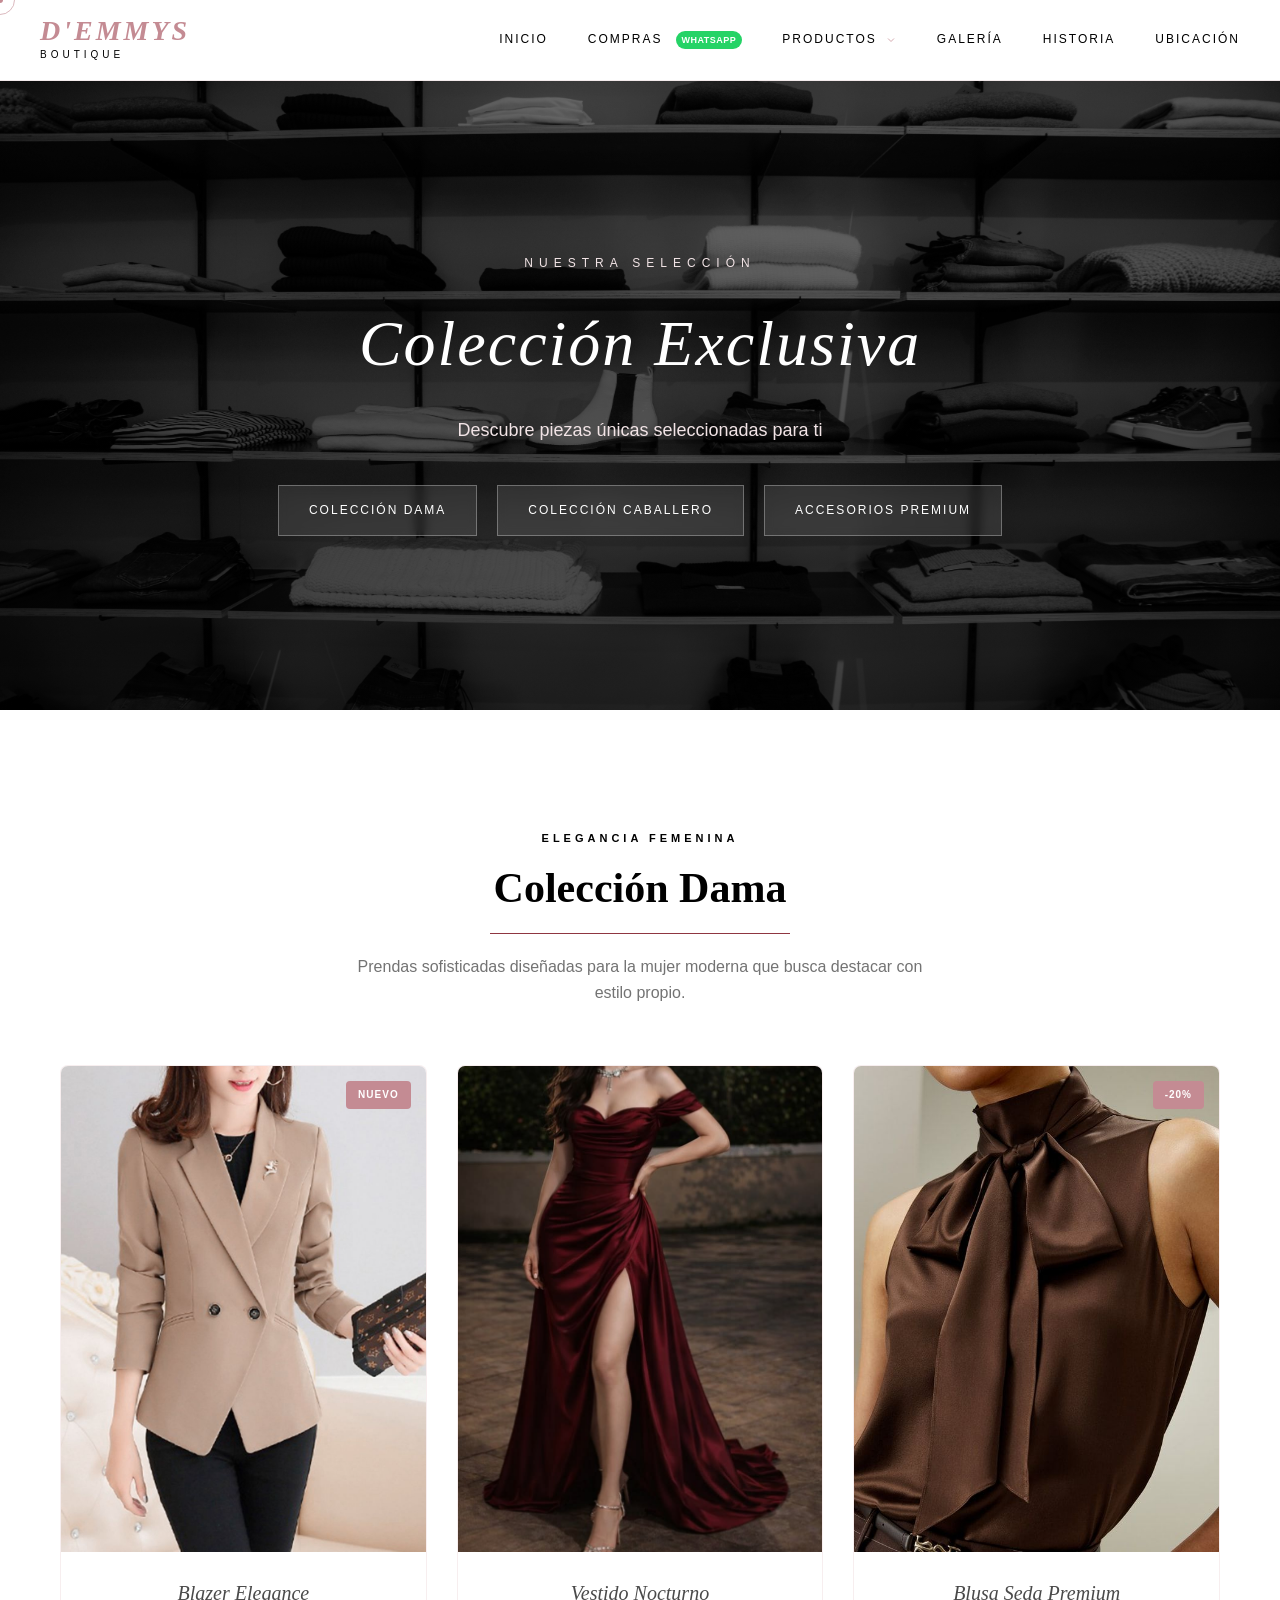
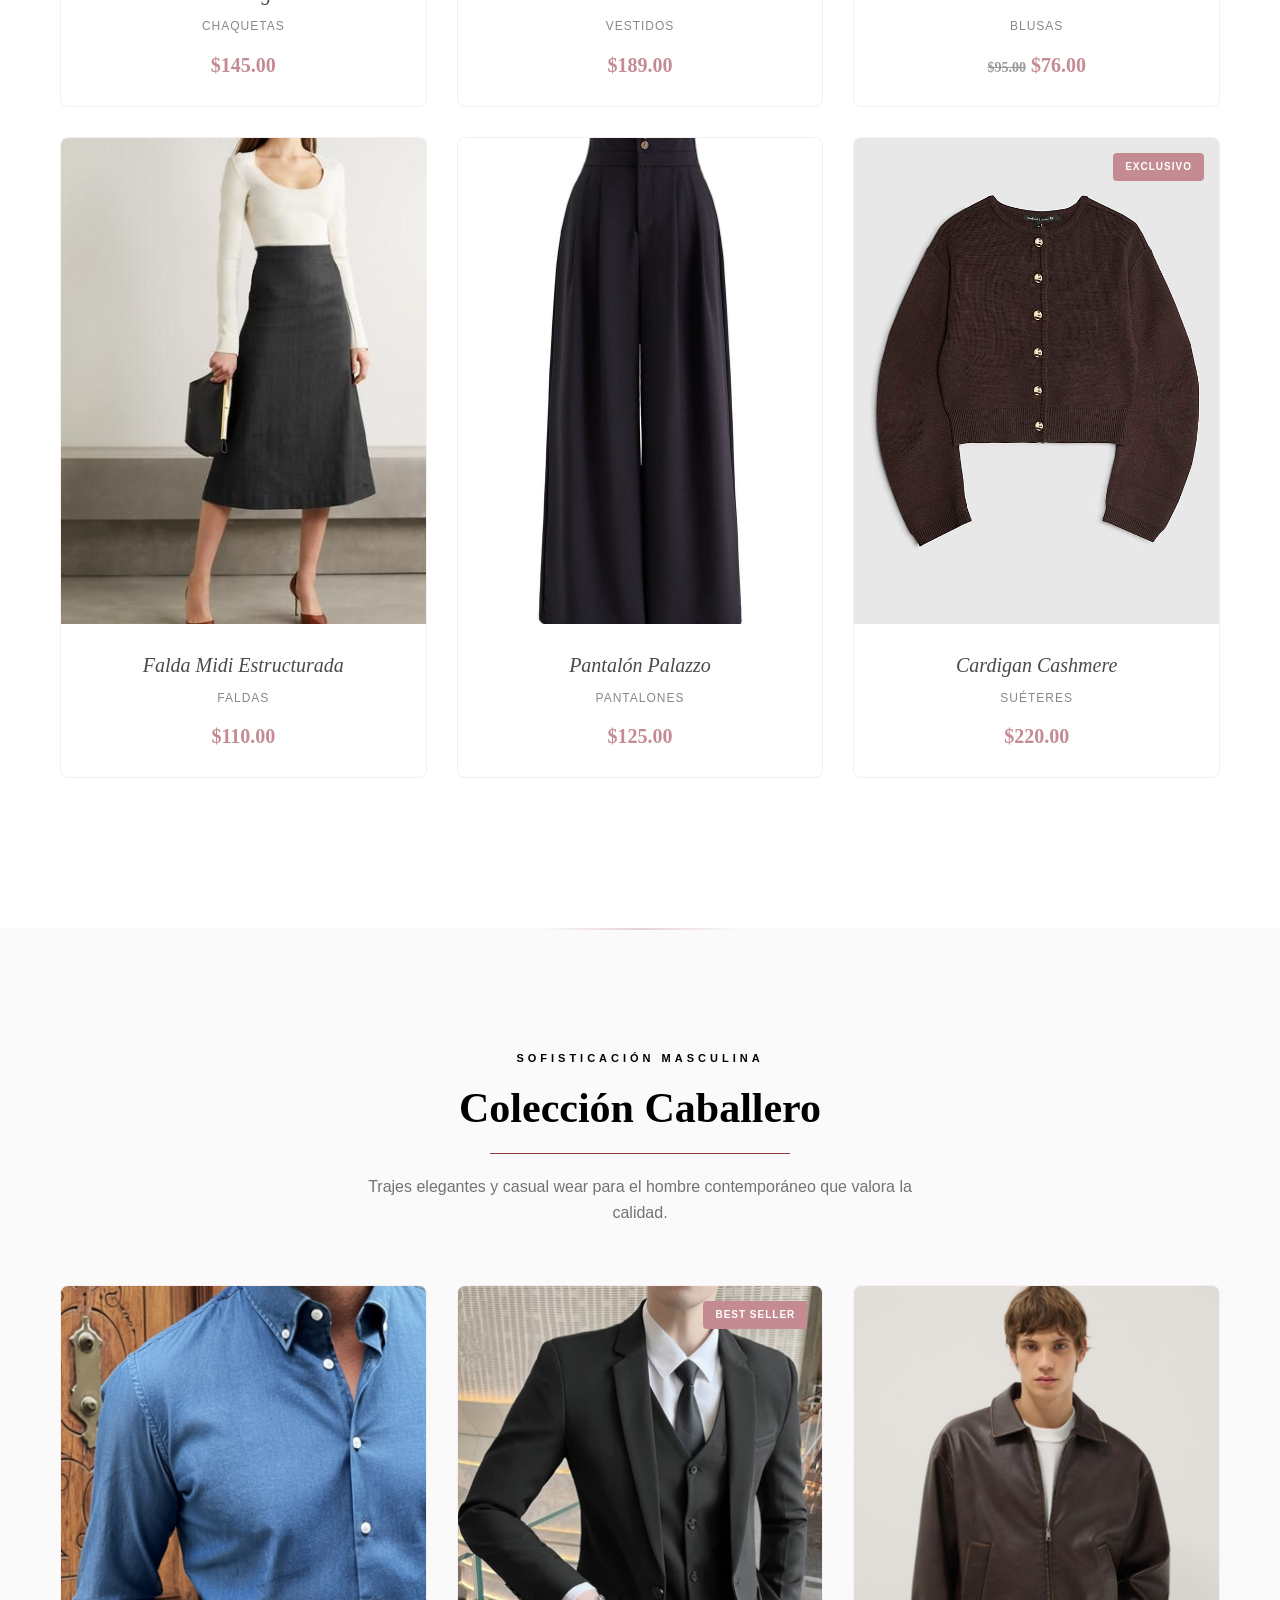
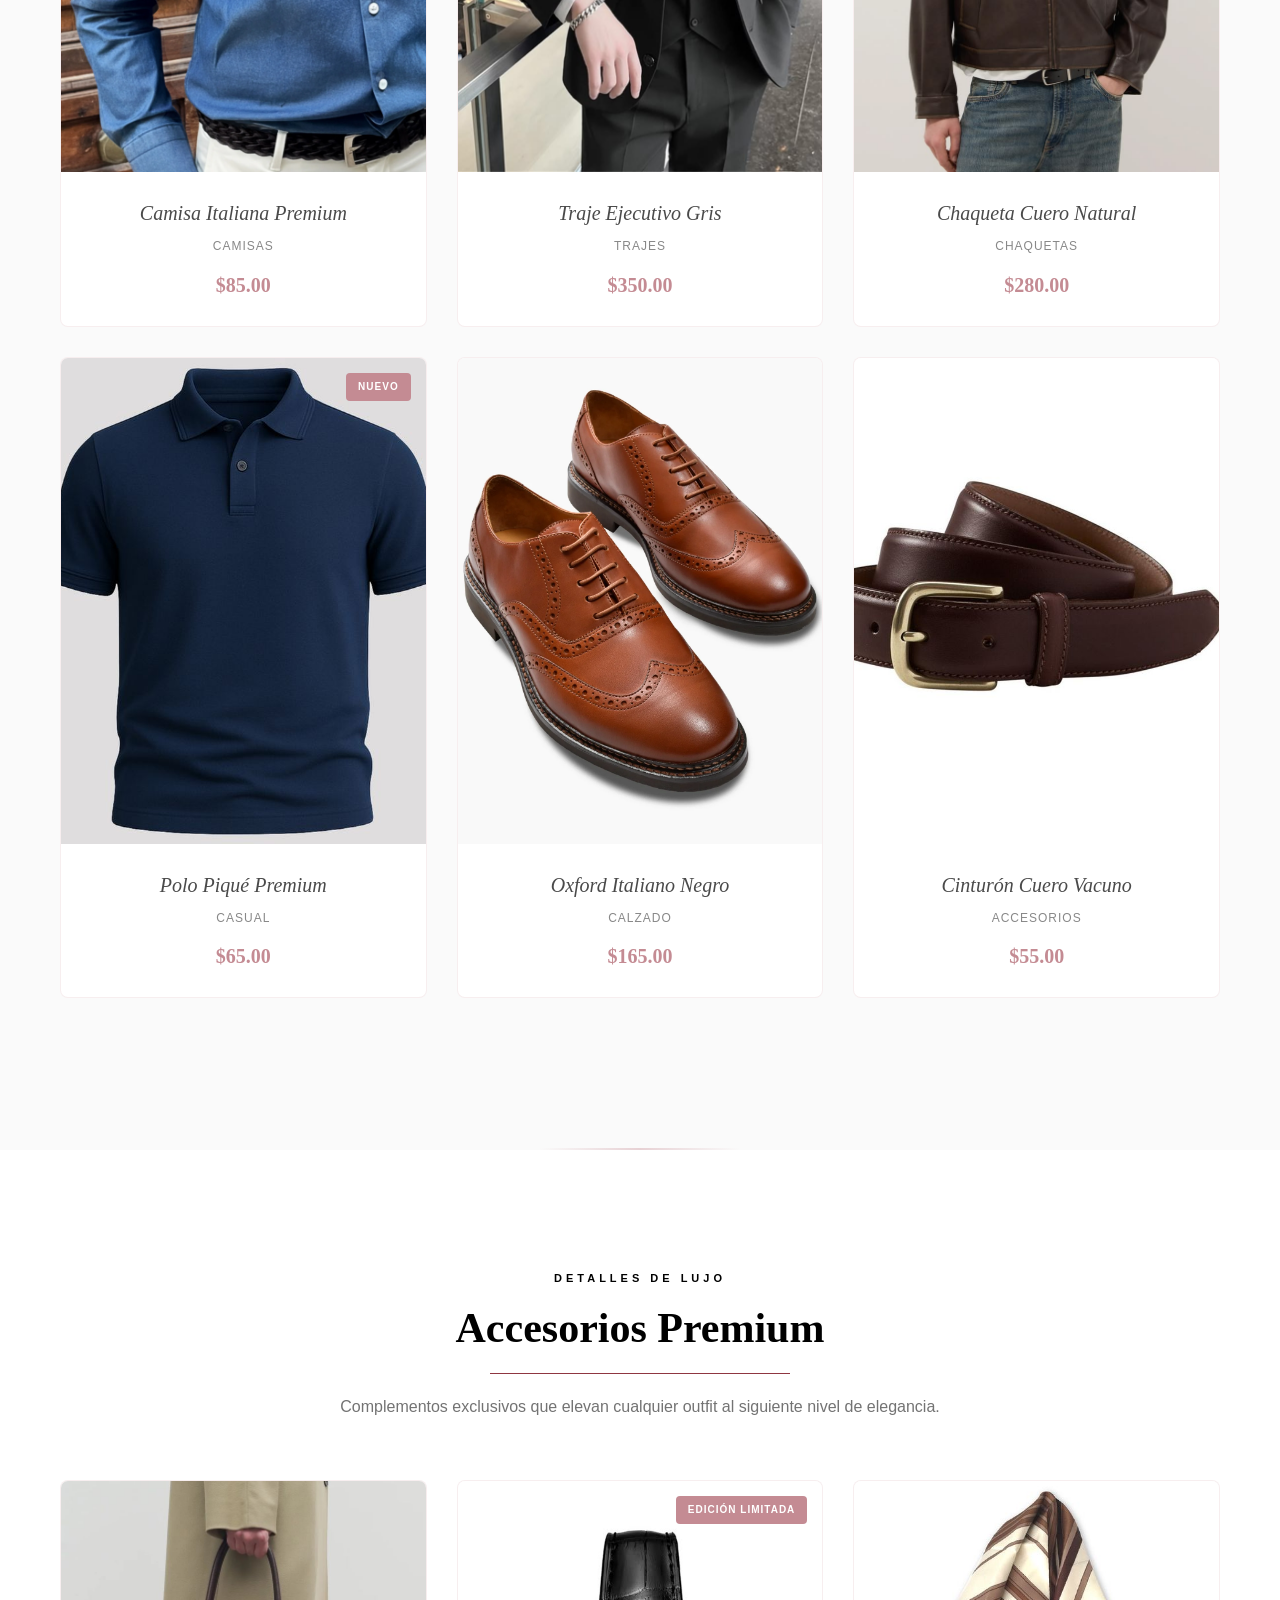
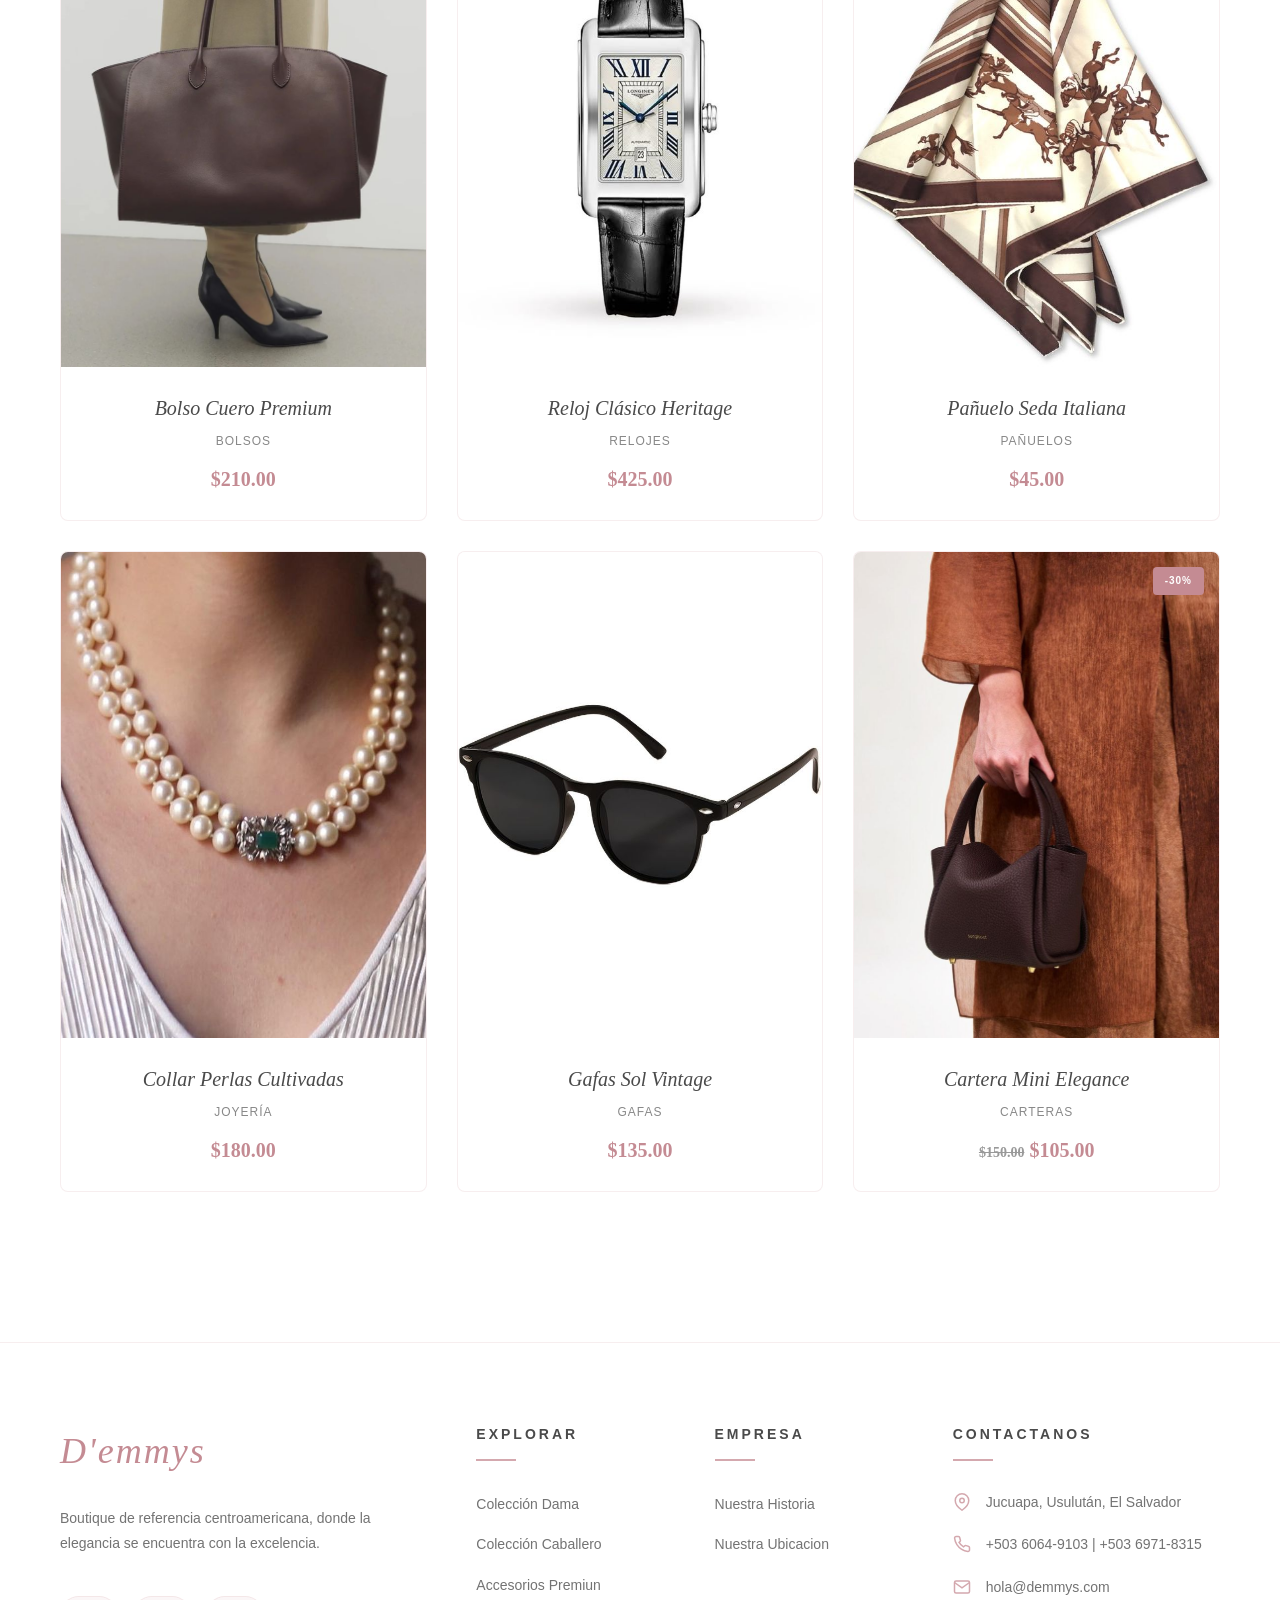
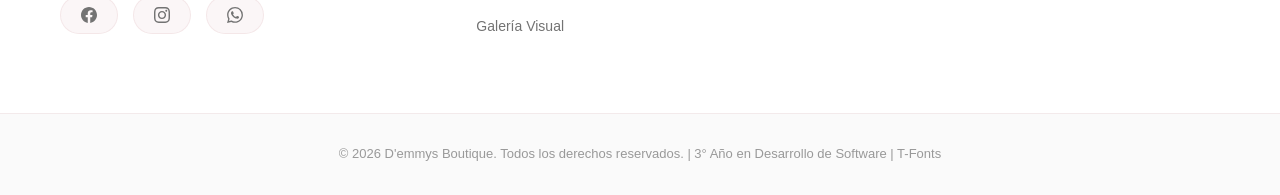
<file: productos.html>
<!DOCTYPE html>
<html lang="es">
<head>
    <meta charset="UTF-8">
    <meta name="viewport" content="width=device-width, initial-scale=1.0">
    <title>Productos | D'emmys Boutique</title>
    <link rel="icon" href="images/Demmy.png">
    <link rel="stylesheet" href="style.css">
    <meta name="description" content="Explora nuestra colección de moda de lujo para dama, caballero y accesorios premium.">
</head>
<body>
    <div class="cursor-dot"></div>
    <div class="cursor-ring"></div>
    <div class="scroll-progress"></div>

    <button class="back-to-top" aria-label="Volver arriba">
        <svg viewBox="0 0 24 24" fill="none" stroke="currentColor" stroke-width="2">
            <path d="M18 15l-6-6-6 6"/>
        </svg>
    </button>

    <!-- NAVBAR ESTÁNDAR -->
    <nav class="navbar" id="navbar">
        <div class="nav-container">
            <a href="index.html" class="logo-link">
                <div class="logo">
                    <span class="logo-text">D'emmys</span>
                    <span class="logo-sub">Boutique</span>
                </div>
            </a>
            
            <ul class="nav-menu">
                <li class="nav-item">
                    <a href="index.html" class="nav-link">
                        <span class="nav-text">Inicio</span>
                        <span class="nav-line"></span>
                    </a>
                </li>
                <li class="nav-item">
                    <a href="compras.html" class="nav-link whatsapp-link">
                        <span class="nav-text">Compras</span>
                        <span class="whatsapp-badge">WhatsApp</span>
                    </a>
                </li>
                <li class="nav-item dropdown">
                    <a href="productos.html" class="nav-link dropbtn active">
                        <span class="nav-text">Productos</span>
                        <svg class="chevron-icon" viewBox="0 0 24 24" fill="none" stroke="currentColor" stroke-width="2">
                            <polyline points="6 9 12 15 18 9"></polyline>
                        </svg>
                    </a>
                    <div class="dropdown-content">
                        <a href="#dama">Colección Dama</a>
                        <a href="#caballero">Colección Caballero</a>
                        <a href="#accesorios">Accesorios Premium</a>
                    </div>
                </li>
                <li class="nav-item">
                    <a href="galeria.html" class="nav-link">
                        <span class="nav-text">Galería</span>
                        <span class="nav-line"></span>
                    </a>
                </li>
                <li class="nav-item">
                    <a href="historia.html" class="nav-link">
                        <span class="nav-text">Historia</span>
                        <span class="nav-line"></span>
                    </a>
                </li>
                <li class="nav-item">
                    <a href="ubicacion.html" class="nav-link">
                        <span class="nav-text">Ubicación</span>
                        <span class="nav-line"></span>
                    </a>
                </li>
            </ul>

            <button class="menu-toggle" aria-label="Menú">
                <span></span>
                <span></span>
                <span></span>
            </button>
        </div>
    </nav>

    <!-- HERO PRODUCTOS -->
    <section class="hero-productos">
        <div class="hero-productos-bg">
            <img src="images/SliderIMG1.jpg" alt="Colección D'emmys">
        </div>
        <div class="hero-productos-overlay"></div>
        <div class="hero-productos-content">
            <p class="hero-productos-tag">Nuestra Selección</p>
            <h1 class="hero-productos-title">Colección Exclusiva</h1>
            <p class="hero-productos-desc">Descubre piezas únicas seleccionadas para ti</p>
            
            <div class="categorias-nav">
                <a href="#dama" class="categoria-nav-item">
                    <span>Colección Dama</span>
                </a>
                <a href="#caballero" class="categoria-nav-item">
                    <span>Colección Caballero</span>
                </a>
                <a href="#accesorios" class="categoria-nav-item">
                    <span>Accesorios Premium</span>
                </a>
            </div>
        </div>
    </section>

    <!-- SECCIÓN DAMA -->
    <section class="productos-section" id="dama">
        <div class="container">
            <div class="section-header">
                <span class="section-label">Elegancia Femenina</span>
                <h2 class="section-title">Colección Dama</h2>
                <div class="section-line"></div>
                <p class="section-desc">Prendas sofisticadas diseñadas para la mujer moderna que busca destacar con estilo propio.</p>
            </div>

            <div class="productos-grid">
                <article class="producto-card">
                    <div class="producto-badge">Nuevo</div>
                    <div class="producto-img-container">
                        <img src="images/BlazerIMGwomen1.jpg" alt="Blazer Elegance" loading="lazy">
                        <div class="producto-overlay">
                            <a href="compras.html?producto=blazer-elegance/Crema-Medium-Poliester-Solid" class="btn-ver">Ver Detalles</a>
                        </div>
                    </div>
                    <div class="producto-info">
                        <h4>Blazer Elegance</h4>
                        <p class="producto-cat">Chaquetas</p>
                        <div class="producto-precio">$145.00</div>
                    </div>
                </article>

                <article class="producto-card">
                    <div class="producto-img-container">
                        <img src="img/vestido_nucturno.jpg" alt="Vestido Nocturno" loading="lazy">
                        <div class="producto-overlay">
                            <a href="compras.html?producto=vestido-nocturno-premium/Negro-Medium-Seda-Solid" class="btn-ver">Ver Detalles</a>
                        </div>
                    </div>
                    <div class="producto-info">
                        <h4>Vestido Nocturno</h4>
                        <p class="producto-cat">Vestidos</p>
                        <div class="producto-precio">$189.00</div>
                    </div>
                </article>

                <article class="producto-card">
                    <div class="producto-badge">-20%</div>
                    <div class="producto-img-container">
                        <img src="img/blusa_seda.jpg" alt="Blusa Seda" loading="lazy">
                        <div class="producto-overlay">
                            <a href="compras.html?producto=blusa-seda-premium/Blanco-Small-Seda-Solid" class="btn-ver">Ver Detalles</a>
                        </div>
                    </div>
                    <div class="producto-info">
                        <h4>Blusa Seda Premium</h4>
                        <p class="producto-cat">Blusas</p>
                        <div class="producto-precio">
                            <span class="precio-anterior">$95.00</span>
                            <span class="precio-actual">$76.00</span>
                        </div>
                    </div>
                </article>

                <article class="producto-card">
                    <div class="producto-img-container">
                        <img src="img/falda_midi.jpg" alt="Falda Midi" loading="lazy">
                        <div class="producto-overlay">
                            <a href="compras.html?producto=falda-midi-estructurada/Negro-Medium-Lino-Solid" class="btn-ver">Ver Detalles</a>
                        </div>
                    </div>
                    <div class="producto-info">
                        <h4>Falda Midi Estructurada</h4>
                        <p class="producto-cat">Faldas</p>
                        <div class="producto-precio">$110.00</div>
                    </div>
                </article>

                <article class="producto-card">
                    <div class="producto-img-container">
                        <img src="img/pantalon_palazzo.jpg" alt="Pantalón Palazzo" loading="lazy">
                        <div class="producto-overlay">
                            <a href="compras.html?producto=pantalon-palazzo/Beige-Large-Poliester-Solid" class="btn-ver">Ver Detalles</a>
                        </div>
                    </div>
                    <div class="producto-info">
                        <h4>Pantalón Palazzo</h4>
                        <p class="producto-cat">Pantalones</p>
                        <div class="producto-precio">$125.00</div>
                    </div>
                </article>

                <article class="producto-card">
                    <div class="producto-badge">Exclusivo</div>
                    <div class="producto-img-container">
                        <img src="img/cardigan.jpg" alt="Cardigan Cashmere" loading="lazy">
                        <div class="producto-overlay">
                            <a href="compras.html?producto=cardigan-cashmere/Gris-Medium-Cashmere-Solid" class="btn-ver">Ver Detalles</a>
                        </div>
                    </div>
                    <div class="producto-info">
                        <h4>Cardigan Cashmere</h4>
                        <p class="producto-cat">Suéteres</p>
                        <div class="producto-precio">$220.00</div>
                    </div>
                </article>
            </div>
        </div>
    </section>

    <div class="seccion-separador"></div>

    <!-- SECCIÓN CABALLERO -->
    <section class="productos-section bg-dark" id="caballero">
        <div class="container">
            <div class="section-header light">
                <span class="section-label">Sofisticación Masculina</span>
                <h2 class="section-title">Colección Caballero</h2>
                <div class="section-line"></div>
                <p class="section-desc">Trajes elegantes y casual wear para el hombre contemporáneo que valora la calidad.</p>
            </div>

            <div class="productos-grid">
                <article class="producto-card dark-theme">
                    <div class="producto-img-container">
                        <img src="images/italianT-Shirt.jpg" alt="Camisa Italiana Premium" loading="lazy">
                        <div class="producto-overlay">
                            <a href="compras.html?producto=camisa-italiana-premium/Celeste-Medium-Denim-Solid" class="btn-ver light">Ver Detalles</a>
                        </div>
                    </div>
                    <div class="producto-info">
                        <h4>Camisa Italiana Premium</h4>
                        <p class="producto-cat">Camisas</p>
                        <div class="producto-precio">$85.00</div>
                    </div>
                </article>

                <article class="producto-card dark-theme">
                    <div class="producto-badge">Best Seller</div>
                    <div class="producto-img-container">
                        <img src="img/traje_hombre.jpg" alt="Traje Ejecutivo" loading="lazy">
                        <div class="producto-overlay">
                            <a href="compras.html?producto=traje-ejecutivo-gris/Gris-Large-Lana-Solid" class="btn-ver light">Ver Detalles</a>
                        </div>
                    </div>
                    <div class="producto-info">
                        <h4>Traje Ejecutivo Gris</h4>
                        <p class="producto-cat">Trajes</p>
                        <div class="producto-precio">$350.00</div>
                    </div>
                </article>

                <article class="producto-card dark-theme">
                    <div class="producto-img-container">
                        <img src="img/chaqueta_cuero.jpg" alt="Chaqueta Cuero" loading="lazy">
                        <div class="producto-overlay">
                            <a href="compras.html?producto=chaqueta-cuero-natural/Cafe-Large-Cuero-Solid" class="btn-ver light">Ver Detalles</a>
                        </div>
                    </div>
                    <div class="producto-info">
                        <h4>Chaqueta Cuero Natural</h4>
                        <p class="producto-cat">Chaquetas</p>
                        <div class="producto-precio">$280.00</div>
                    </div>
                </article>

                <article class="producto-card dark-theme">
                    <div class="producto-badge">Nuevo</div>
                    <div class="producto-img-container">
                        <img src="img/polo.jpg" alt="Polo Premium" loading="lazy">
                        <div class="producto-overlay">
                            <a href="compras.html?producto=polo-pique-premium/Azul-Medium-Algodon-Solid" class="btn-ver light">Ver Detalles</a>
                        </div>
                    </div>
                    <div class="producto-info">
                        <h4>Polo Piqué Premium</h4>
                        <p class="producto-cat">Casual</p>
                        <div class="producto-precio">$65.00</div>
                    </div>
                </article>

                <article class="producto-card dark-theme">
                    <div class="producto-img-container">
                        <img src="images/Oxfords-Zppatos.jpg" alt="Zapatos Oxford" loading="lazy">
                        <div class="producto-overlay">
                            <a href="compras.html?producto=oxford-italiano-negro/Negro-Large-Cuero-Solid" class="btn-ver light">Ver Detalles</a>
                        </div>
                    </div>
                    <div class="producto-info">
                        <h4>Oxford Italiano Negro</h4>
                        <p class="producto-cat">Calzado</p>
                        <div class="producto-precio">$165.00</div>
                    </div>
                </article>

                <article class="producto-card dark-theme">
                    <div class="producto-img-container">
                        <img src="img/cinturon.jpg" alt="Cinturón Cuero" loading="lazy">
                        <div class="producto-overlay">
                            <a href="compras.html?producto=cinturon-cuero-vacuno/Negro-Medium-Cuero-Solid" class="btn-ver light">Ver Detalles</a>
                        </div>
                    </div>
                    <div class="producto-info">
                        <h4>Cinturón Cuero Vacuno</h4>
                        <p class="producto-cat">Accesorios</p>
                        <div class="producto-precio">$55.00</div>
                    </div>
                </article>
            </div>
        </div>
    </section>

    <div class="seccion-separador"></div>

    <!-- SECCIÓN ACCESORIOS -->
    <section class="productos-section" id="accesorios">
        <div class="container">
            <div class="section-header">
                <span class="section-label">Detalles de Lujo</span>
                <h2 class="section-title">Accesorios Premium</h2>
                <div class="section-line"></div>
                <p class="section-desc">Complementos exclusivos que elevan cualquier outfit al siguiente nivel de elegancia.</p>
            </div>

            <div class="productos-grid accesorios-grid">
                <article class="producto-card">
                    <div class="producto-img-container">
                        <img src="img/bolso_de_cuero.jpg" alt="Bolso Cuero Premium" loading="lazy">
                        <div class="producto-overlay">
                            <a href="compras.html?producto=bolso-cuero-premium/Cafe-Large-Cuero-Solid" class="btn-ver">Ver Detalles</a>
                        </div>
                    </div>
                    <div class="producto-info">
                        <h4>Bolso Cuero Premium</h4>
                        <p class="producto-cat">Bolsos</p>
                        <div class="producto-precio">$210.00</div>
                    </div>
                </article>

                <article class="producto-card">
                    <div class="producto-badge">Edición Limitada</div>
                    <div class="producto-img-container">
                        <img src="img/reloj.jpg" alt="Reloj Clásico" loading="lazy">
                        <div class="producto-overlay">
                            <a href="compras.html?producto=reloj-clasico-heritage/Plateado-Medium-Acero-Solid" class="btn-ver">Ver Detalles</a>
                        </div>
                    </div>
                    <div class="producto-info">
                        <h4>Reloj Clásico Heritage</h4>
                        <p class="producto-cat">Relojes</p>
                        <div class="producto-precio">$425.00</div>
                    </div>
                </article>

                <article class="producto-card">
                    <div class="producto-img-container">
                        <img src="img/pañuelo.jpg" alt="Pañuelo Seda" loading="lazy">
                        <div class="producto-overlay">
                            <a href="compras.html?producto=panuelo-seda-italiana/Rojo-Small-Seda-Floral" class="btn-ver">Ver Detalles</a>
                        </div>
                    </div>
                    <div class="producto-info">
                        <h4>Pañuelo Seda Italiana</h4>
                        <p class="producto-cat">Pañuelos</p>
                        <div class="producto-precio">$45.00</div>
                    </div>
                </article>

                <article class="producto-card">
                    <div class="producto-img-container">
                        <img src="img/colllar de perlas.jpg" alt="Collar Perlas" loading="lazy">
                        <div class="producto-overlay">
                            <a href="compras.html?producto=collar-perlas-cultivadas/Blanco-Small-Perlas-Solid" class="btn-ver">Ver Detalles</a>
                        </div>
                    </div>
                    <div class="producto-info">
                        <h4>Collar Perlas Cultivadas</h4>
                        <p class="producto-cat">Joyería</p>
                        <div class="producto-precio">$180.00</div>
                    </div>
                </article>

                <article class="producto-card">
                    <div class="producto-img-container">
                        <img src="img/gafas.jpg" alt="Gafas Sol" loading="lazy">
                        <div class="producto-overlay">
                            <a href="compras.html?producto=gafas-sol-vintage/Negro-Small-Plastico-Solid" class="btn-ver">Ver Detalles</a>
                        </div>
                    </div>
                    <div class="producto-info">
                        <h4>Gafas Sol Vintage</h4>
                        <p class="producto-cat">Gafas</p>
                        <div class="producto-precio">$135.00</div>
                    </div>
                </article>

                <article class="producto-card">
                    <div class="producto-badge">-30%</div>
                    <div class="producto-img-container">
                        <img src="img/cartera_mini_.jpg" alt="Cartera Elegante" loading="lazy">
                        <div class="producto-overlay">
                            <a href="compras.html?producto=cartera-mini-elegance/Negro-Small-Cuero-Solid" class="btn-ver">Ver Detalles</a>
                        </div>
                    </div>
                    <div class="producto-info">
                        <h4>Cartera Mini Elegance</h4>
                        <p class="producto-cat">Carteras</p>
                        <div class="producto-precio">
                            <span class="precio-anterior">$150.00</span>
                            <span class="precio-actual">$105.00</span>
                        </div>
                    </div>
                </article>
            </div>
        </div>
    </section>

<!-- FOOTER ESTÁNDAR -->
    <footer class="footer">
        <div class="footer-top">
            <div class="container">
                <div class="footer-grid">
                    <div class="footer-brand">
                        <div class="footer-logo">D'emmys</div>
                        <p class="footer-desc">Boutique de referencia centroamericana, donde la elegancia se encuentra con la excelencia.</p>
                        <div class="footer-social">
                            <a href="https://www.facebook.com/injucuapa/?locale=es_LA" target="_blank" class="social-link" aria-label="Facebook">
                                <svg viewBox="0 0 24 24" fill="currentColor"><path d="M24 12.073c0-6.627-5.373-12-12-12s-12 5.373-12 12c0 5.99 4.388 10.954 10.125 11.854v-8.385H7.078v-3.47h3.047V9.43c0-3.007 1.792-4.669 4.533-4.669 1.312 0 2.686.235 2.686.235v2.953H15.83c-1.491 0-1.956.925-1.956 1.874v2.25h3.328l-.532 3.47h-2.796v8.385C19.612 23.027 24 18.062 24 12.073z"/></svg>
                            </a>
                            <a href="https://www.instagram.com/explore/locations/818482436/instituto-nacional-de-jucuapa-inju/" target="_blank" class="social-link" aria-label="Instagram">
                                <svg viewBox="0 0 24 24" fill="currentColor"><path d="M12 2.163c3.204 0 3.584.012 4.85.07 3.252.148 4.771 1.691 4.919 4.919.058 1.265.069 1.645.069 4.849 0 3.205-.012 3.584-.069 4.849-.149 3.225-1.664 4.771-4.919 4.919-1.266.058-1.644.07-4.85.07-3.204 0-3.584-.012-4.849-.07-3.26-.149-4.771-1.699-4.919-4.92-.058-1.265-.07-1.644-.07-4.849 0-3.204.013-3.583.07-4.849.149-3.227 1.664-4.771 4.919-4.919 1.266-.057 1.645-.069 4.849-.069zm0-2.163c-3.259 0-3.667.014-4.947.072-4.358.2-6.78 2.618-6.98 6.98-.059 1.281-.073 1.689-.073 4.948 0 3.259.014 3.668.072 4.948.2 4.358 2.618 6.78 6.98 6.98 1.281.058 1.689.072 4.948.072 3.259 0 3.668-.014 4.948-.072 4.354-.2 6.782-2.618 6.979-6.98.059-1.28.073-1.689.073-4.948 0-3.259-.014-3.667-.072-4.947-.196-4.354-2.617-6.78-6.979-6.98-1.281-.059-1.69-.073-4.949-.073zm0 5.838c-3.403 0-6.162 2.759-6.162 6.162s2.759 6.163 6.162 6.163 6.162-2.759 6.162-6.163c0-3.403-2.759-6.162-6.162-6.162zm0 10.162c-2.209 0-4-1.79-4-4 0-2.209 1.791-4 4-4s4 1.791 4 4c0 2.21-1.791 4-4 4zm6.406-11.845c-.796 0-1.441.645-1.441 1.44s.645 1.44 1.441 1.44c.795 0 1.439-.645 1.439-1.44s-.644-1.44-1.439-1.44z"/></svg>
                            </a>
                            <a href="https://web.whatsapp.com/" target="_blank" class="social-link" aria-label="WhatsApp">
                                <svg viewBox="0 0 24 24" fill="currentColor"><path d="M17.472 14.382c-.297-.149-1.758-.867-2.03-.967-.273-.099-.471-.148-.67.15-.197.297-.767.966-.94 1.164-.173.199-.347.223-.644.075-.297-.15-1.255-.463-2.39-1.475-.883-.788-1.48-1.761-1.653-2.059-.173-.297-.018-.458.13-.606.134-.133.298-.347.446-.52.149-.174.198-.298.298-.497.099-.198.05-.371-.025-.52-.075-.149-.669-1.612-.916-2.207-.242-.579-.487-.5-.669-.51-.173-.008-.371-.01-.57-.01-.198 0-.52.074-.792.372-.272.297-1.04 1.016-1.04 2.479 0 1.462 1.065 2.875 1.213 3.074.149.198 2.096 3.2 5.077 4.487.709.306 1.262.489 1.694.625.712.227 1.36.195 1.871.118.571-.085 1.758-.719 2.006-1.413.248-.694.248-1.289.173-1.413-.074-.124-.272-.198-.57-.347m-5.421 7.403h-.004a9.87 9.87 0 01-5.031-1.378l-.361-.214-3.741.982.998-3.648-.235-.374a9.86 9.86 0 01-1.51-5.26c.001-5.45 4.436-9.884 9.888-9.884 2.64 0 5.122 1.03 6.988 2.898a9.825 9.825 0 012.893 6.994c-.003 5.45-4.437 9.884-9.885 9.884m8.413-18.297A11.815 11.815 0 0012.05 0C5.495 0 .16 5.335.157 11.892c0 2.096.547 4.142 1.588 5.945L.057 24l6.305-1.654a11.882 11.882 0 005.683 1.448h.005c6.554 0 11.89-5.335 11.893-11.893a11.821 11.821 0 00-3.48-8.413z"/></svg>
                            </a>
                        </div>
                    </div>
                    
                    <div class="footer-links">
                        <h4>Explorar</h4>
                        <ul>
                            <li><a href="productos.html#dama">Colección Dama</a></li>
                            <li><a href="productos.html#caballero">Colección Caballero</a></li>
                            <li><a href="productos.html#accesorios">Accesorios Premiun</a></li>
                            <li><a href="galeria.html">Galería Visual</a></li>
                        </ul>
                    </div>
                    
                    <div class="footer-links">
                        <h4>Empresa</h4>
                        <ul>
                            <li><a href="historia.html">Nuestra Historia</a></li>
                            <li><a href="ubicacion.html">Nuestra Ubicacion</a></li>
                        </ul>
                    </div>
                    
                    <div class="footer-contact">
                        <h4>Contactanos</h4>
                        <p>
                            <svg class="contact-icon" viewBox="0 0 24 24" fill="none" stroke="currentColor" stroke-width="2">
                                <path d="M21 10c0 7-9 13-9 13s-9-6-9-13a9 9 0 0 1 18 0z"></path>
                                <circle cx="12" cy="10" r="3"></circle>
                            </svg>
                            Jucuapa, Usulután, El Salvador
                        </p>
                        <p>
                            <svg class="contact-icon" viewBox="0 0 24 24" fill="none" stroke="currentColor" stroke-width="2">
                                <path d="M22 16.92v3a2 2 0 0 1-2.18 2 19.79 19.79 0 0 1-8.63-3.07 19.5 19.5 0 0 1-6-6 19.79 19.79 0 0 1-3.07-8.67A2 2 0 0 1 4.11 2h3a2 2 0 0 1 2 1.72 12.84 12.84 0 0 0 .7 2.81 2 2 0 0 1-.45 2.11L8.09 9.91a16 16 0 0 0 6 6l1.27-1.27a2 2 0 0 1 2.11-.45 12.84 12.84 0 0 0 2.81.7A2 2 0 0 1 22 16.92z"></path>
                            </svg>
                            +503 6064-9103 | +503 6971-8315
                        </p>
                        <p>
                            <svg class="contact-icon" viewBox="0 0 24 24" fill="none" stroke="currentColor" stroke-width="2">
                                <path d="M4 4h16c1.1 0 2 .9 2 2v12c0 1.1-.9 2-2 2H4c-1.1 0-2-.9-2-2V6c0-1.1.9-2 2-2z"></path>
                                <polyline points="22,6 12,13 2,6"></polyline>
                            </svg>
                            hola@demmys.com
                        </p>
                    </div>
                </div>
            </div>
        </div>
        
        <div class="footer-bottom">
            <div class="container">
                <div class="footer-bottom-content">
                    <p>&copy; 2026 D'emmys Boutique. Todos los derechos reservados. | 3° Año en Desarrollo de Software | T-Fonts</p>
                </div>
            </div>
        </div>
    </footer>


    <script src="script.js"></script>
</body>
</html>
</file>
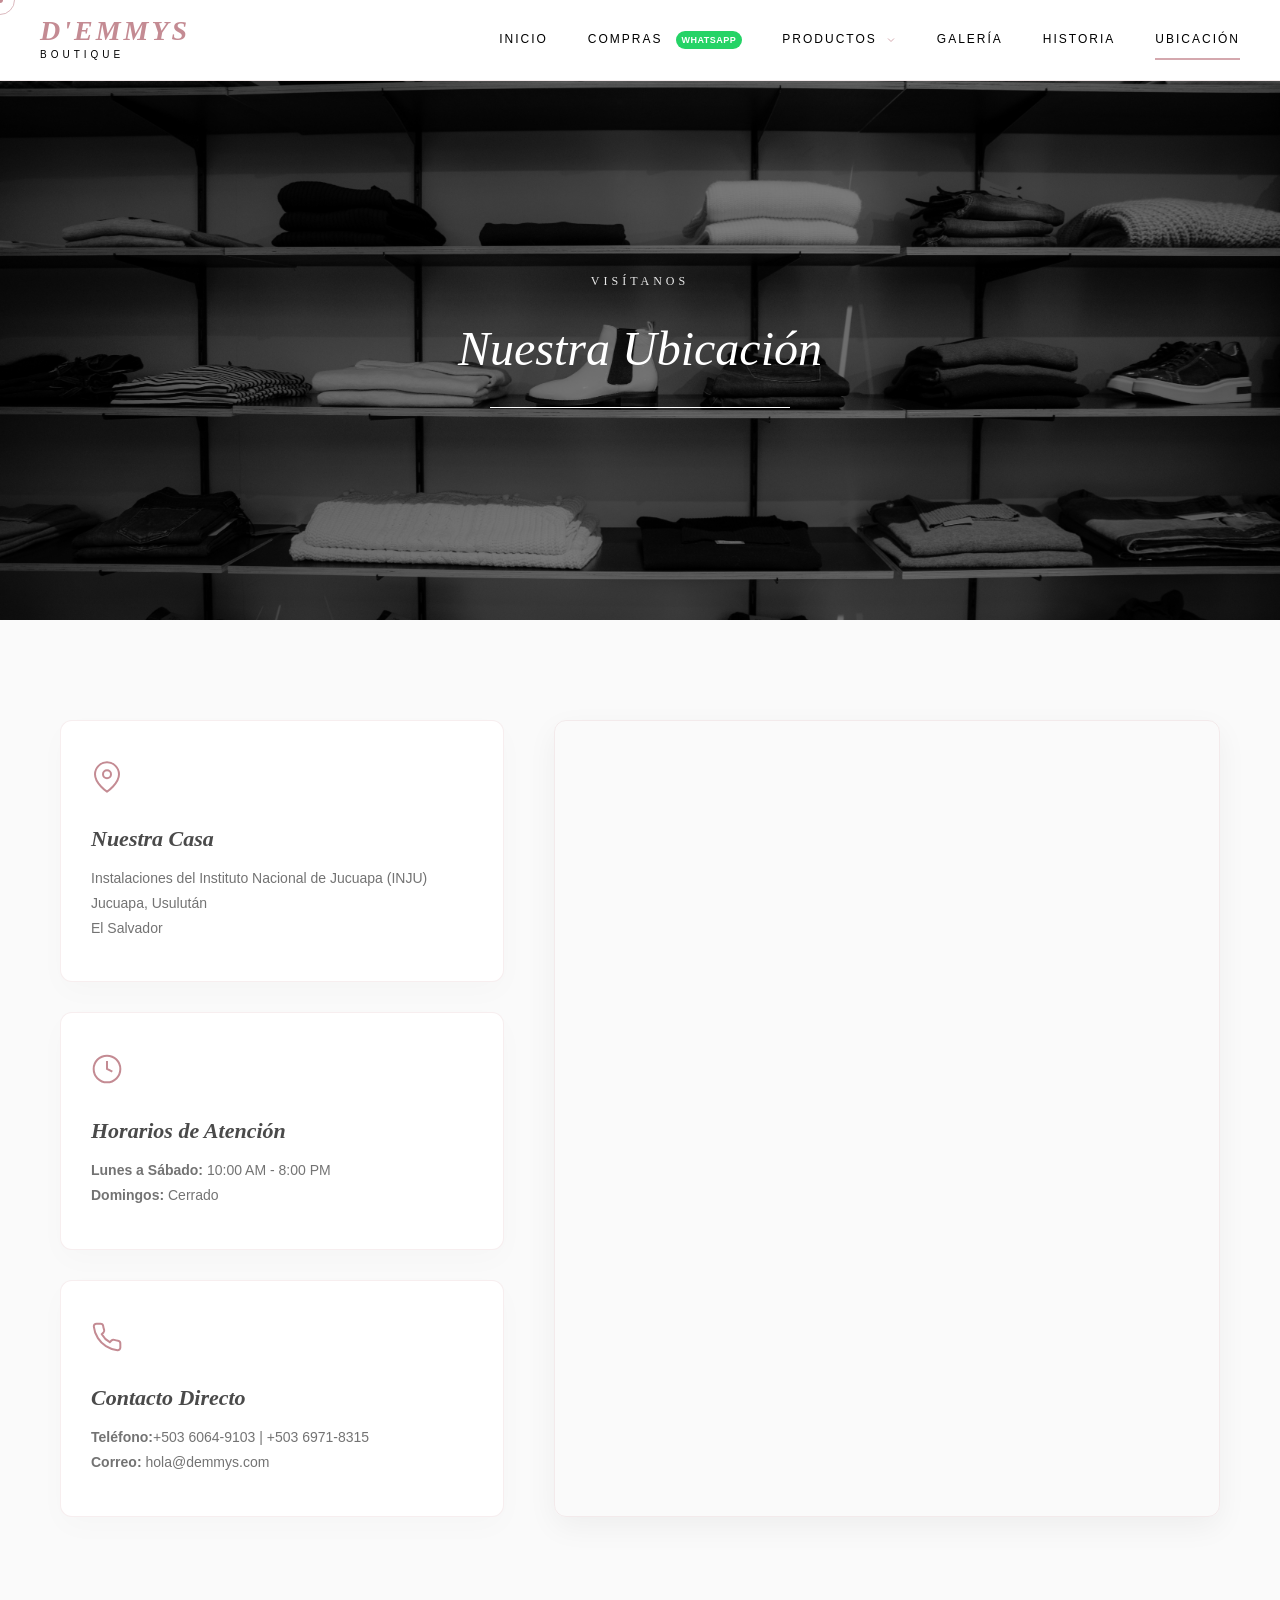
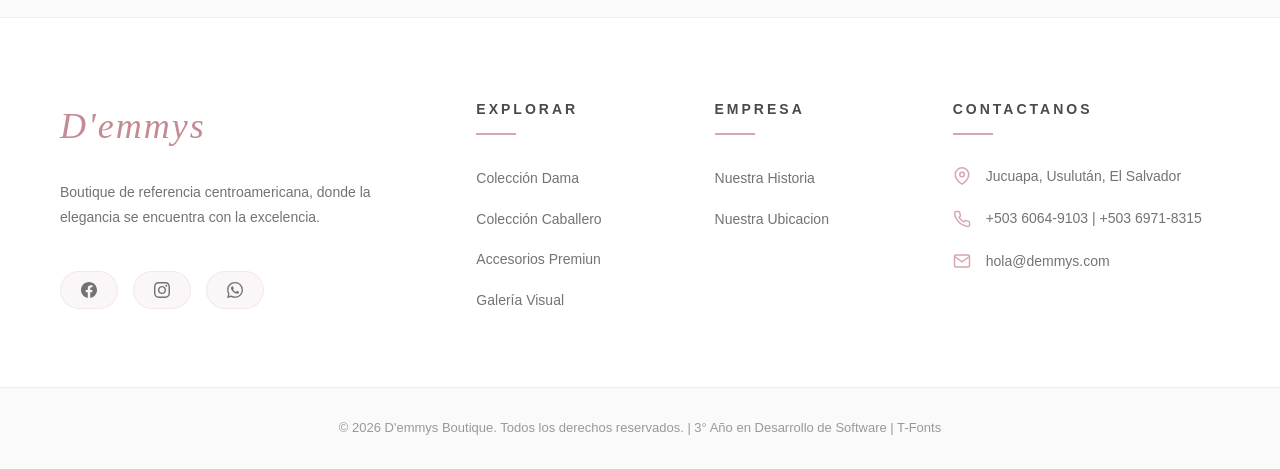
<file: ubicacion.html>
<!DOCTYPE html>
<html lang="es">
<head>
    <meta charset="UTF-8">
    <meta name="viewport" content="width=device-width, initial-scale=1.0">
    <title>Ubicación | D'emmys Boutique</title>
    <link rel="icon" href="images/Demmy.png">
    <link rel="stylesheet" href="style.css">
</head>
<body>
    <div class="cursor-dot"></div>
    <div class="cursor-ring"></div>
    <div class="scroll-progress"></div>

    <button class="back-to-top" aria-label="Volver arriba">
        <svg viewBox="0 0 24 24" fill="none" stroke="currentColor" stroke-width="2"><path d="M18 15l-6-6-6 6"/></svg>
    </button>

    <!-- NAVBAR ESTÁNDAR -->
    <nav class="navbar" id="navbar">
        <div class="nav-container">
            <a href="index.html" class="logo-link">
                <div class="logo">
                    <span class="logo-text">D'emmys</span>
                    <span class="logo-sub">Boutique</span>
                </div>
            </a>
            <ul class="nav-menu">
                <li class="nav-item"><a href="index.html" class="nav-link"><span class="nav-text">Inicio</span><span class="nav-line"></span></a></li>
                <li class="nav-item"><a href="compras.html" class="nav-link whatsapp-link"><span class="nav-text">Compras</span><span class="whatsapp-badge">WhatsApp</span></a></li>
                <li class="nav-item dropdown">
                    <a href="productos.html" class="nav-link dropbtn">
                        <span class="nav-text">Productos</span>
                        <svg class="chevron-icon" viewBox="0 0 24 24" fill="none" stroke="currentColor" stroke-width="2"><polyline points="6 9 12 15 18 9"></polyline></svg>
                    </a>
                    <div class="dropdown-content">
                        <a href="productos.html#dama">Colección Dama</a>
                        <a href="productos.html#caballero">Colección Caballero</a>
                        <a href="productos.html#accesorios">Accesorios Premium</a>
                    </div>
                </li>
                <li class="nav-item"><a href="galeria.html" class="nav-link"><span class="nav-text">Galería</span><span class="nav-line"></span></a></li>
                <li class="nav-item"><a href="historia.html" class="nav-link"><span class="nav-text">Historia</span><span class="nav-line"></span></a></li>
                <li class="nav-item"><a href="ubicacion.html" class="nav-link active"><span class="nav-text">Ubicación</span><span class="nav-line" style="width: 100%;"></span></a></li>
            </ul>
            <button class="menu-toggle" aria-label="Menú"><span></span><span></span><span></span></button>
        </div>
    </nav>

    <!-- HERO UBICACIÓN -->
    <section class="hero-ubicacion">
        <div class="hero-ubicacion-bg">
            <img src="images/SliderIMG1.jpg" alt="Colección D'emmys">
        </div>
        <div class="hero-ubicacion-overlay"></div>
        <div class="hero-ubicacion-content">
            <p class="hero-ubicacion-tag">Visítanos</p>
            <h1 class="hero-ubicacion-title">Nuestra Ubicación</h1>
            <div class="section-line" style="background: #ffffff; margin: 20px auto;"></div>
        </div>
    </section>

    <!-- SECCIÓN UBICACIÓN -->
    <section class="ubicacion-section">
        <div class="container">
            <div class="ubicacion-grid">
                <div class="ubicacion-info">
                    <div class="info-card">
                        <svg class="info-icon" viewBox="0 0 24 24" fill="none" stroke="currentColor" stroke-width="1.5">
                            <path d="M21 10c0 7-9 13-9 13s-9-6-9-13a9 9 0 0 1 18 0z"></path>
                            <circle cx="12" cy="10" r="3"></circle>
                        </svg>
                        <h3 class="info-title">Nuestra Casa</h3>
                        <p class="info-text">
                            Instalaciones del Instituto Nacional de Jucuapa (INJU)<br>
                            Jucuapa, Usulután<br>
                            El Salvador
                        </p>
                    </div>

                    <div class="info-card">
                        <svg class="info-icon" viewBox="0 0 24 24" fill="none" stroke="currentColor" stroke-width="1.5">
                            <circle cx="12" cy="12" r="10"></circle>
                            <polyline points="12 6 12 12 16 14"></polyline>
                        </svg>
                        <h3 class="info-title">Horarios de Atención</h3>
                        <p class="info-text">
                            <strong>Lunes a Sábado:</strong> 10:00 AM - 8:00 PM<br>
                            <strong>Domingos:</strong> Cerrado
                        </p>
                    </div>

                    <div class="info-card">
                        <svg class="info-icon" viewBox="0 0 24 24" fill="none" stroke="currentColor" stroke-width="1.5">
                            <path d="M22 16.92v3a2 2 0 0 1-2.18 2 19.79 19.79 0 0 1-8.63-3.07 19.5 19.5 0 0 1-6-6 19.79 19.79 0 0 1-3.07-8.67A2 2 0 0 1 4.11 2h3a2 2 0 0 1 2 1.72 12.84 12.84 0 0 0 .7 2.81 2 2 0 0 1-.45 2.11L8.09 9.91a16 16 0 0 0 6 6l1.27-1.27a2 2 0 0 1 2.11-.45 12.84 12.84 0 0 0 2.81.7A2 2 0 0 1 22 16.92z"></path>
                        </svg>
                        <h3 class="info-title">Contacto Directo</h3>
                        <p class="info-text">
                            <strong>Teléfono:</strong>+503 6064-9103 | +503 6971-8315<br>
                            <strong>Correo:</strong> hola@demmys.com
                        </p>
                    </div>
                </div>

                <div class="mapa-container">
                    <iframe 
                        src="https://maps.google.com/maps?q=Instituto%20Nacional%20de%20Jucuapa,%20El%20Salvador&t=&z=16&ie=UTF8&iwloc=&output=embed" 
                        allowfullscreen="" 
                        loading="lazy">
                    </iframe>
                </div>
            </div>
        </div>
    </section>

<!-- FOOTER ESTÁNDAR -->
    <footer class="footer">
        <div class="footer-top">
            <div class="container">
                <div class="footer-grid">
                    <div class="footer-brand">
                        <div class="footer-logo">D'emmys</div>
                        <p class="footer-desc">Boutique de referencia centroamericana, donde la elegancia se encuentra con la excelencia.</p>
                        <div class="footer-social">
                            <a href="https://www.facebook.com/injucuapa/?locale=es_LA" target="_blank" class="social-link" aria-label="Facebook">
                                <svg viewBox="0 0 24 24" fill="currentColor"><path d="M24 12.073c0-6.627-5.373-12-12-12s-12 5.373-12 12c0 5.99 4.388 10.954 10.125 11.854v-8.385H7.078v-3.47h3.047V9.43c0-3.007 1.792-4.669 4.533-4.669 1.312 0 2.686.235 2.686.235v2.953H15.83c-1.491 0-1.956.925-1.956 1.874v2.25h3.328l-.532 3.47h-2.796v8.385C19.612 23.027 24 18.062 24 12.073z"/></svg>
                            </a>
                            <a href="https://www.instagram.com/explore/locations/818482436/instituto-nacional-de-jucuapa-inju/" target="_blank" class="social-link" aria-label="Instagram">
                                <svg viewBox="0 0 24 24" fill="currentColor"><path d="M12 2.163c3.204 0 3.584.012 4.85.07 3.252.148 4.771 1.691 4.919 4.919.058 1.265.069 1.645.069 4.849 0 3.205-.012 3.584-.069 4.849-.149 3.225-1.664 4.771-4.919 4.919-1.266.058-1.644.07-4.85.07-3.204 0-3.584-.012-4.849-.07-3.26-.149-4.771-1.699-4.919-4.92-.058-1.265-.07-1.644-.07-4.849 0-3.204.013-3.583.07-4.849.149-3.227 1.664-4.771 4.919-4.919 1.266-.057 1.645-.069 4.849-.069zm0-2.163c-3.259 0-3.667.014-4.947.072-4.358.2-6.78 2.618-6.98 6.98-.059 1.281-.073 1.689-.073 4.948 0 3.259.014 3.668.072 4.948.2 4.358 2.618 6.78 6.98 6.98 1.281.058 1.689.072 4.948.072 3.259 0 3.668-.014 4.948-.072 4.354-.2 6.782-2.618 6.979-6.98.059-1.28.073-1.689.073-4.948 0-3.259-.014-3.667-.072-4.947-.196-4.354-2.617-6.78-6.979-6.98-1.281-.059-1.69-.073-4.949-.073zm0 5.838c-3.403 0-6.162 2.759-6.162 6.162s2.759 6.163 6.162 6.163 6.162-2.759 6.162-6.163c0-3.403-2.759-6.162-6.162-6.162zm0 10.162c-2.209 0-4-1.79-4-4 0-2.209 1.791-4 4-4s4 1.791 4 4c0 2.21-1.791 4-4 4zm6.406-11.845c-.796 0-1.441.645-1.441 1.44s.645 1.44 1.441 1.44c.795 0 1.439-.645 1.439-1.44s-.644-1.44-1.439-1.44z"/></svg>
                            </a>
                            <a href="https://web.whatsapp.com/" target="_blank" class="social-link" aria-label="WhatsApp">
                                <svg viewBox="0 0 24 24" fill="currentColor"><path d="M17.472 14.382c-.297-.149-1.758-.867-2.03-.967-.273-.099-.471-.148-.67.15-.197.297-.767.966-.94 1.164-.173.199-.347.223-.644.075-.297-.15-1.255-.463-2.39-1.475-.883-.788-1.48-1.761-1.653-2.059-.173-.297-.018-.458.13-.606.134-.133.298-.347.446-.52.149-.174.198-.298.298-.497.099-.198.05-.371-.025-.52-.075-.149-.669-1.612-.916-2.207-.242-.579-.487-.5-.669-.51-.173-.008-.371-.01-.57-.01-.198 0-.52.074-.792.372-.272.297-1.04 1.016-1.04 2.479 0 1.462 1.065 2.875 1.213 3.074.149.198 2.096 3.2 5.077 4.487.709.306 1.262.489 1.694.625.712.227 1.36.195 1.871.118.571-.085 1.758-.719 2.006-1.413.248-.694.248-1.289.173-1.413-.074-.124-.272-.198-.57-.347m-5.421 7.403h-.004a9.87 9.87 0 01-5.031-1.378l-.361-.214-3.741.982.998-3.648-.235-.374a9.86 9.86 0 01-1.51-5.26c.001-5.45 4.436-9.884 9.888-9.884 2.64 0 5.122 1.03 6.988 2.898a9.825 9.825 0 012.893 6.994c-.003 5.45-4.437 9.884-9.885 9.884m8.413-18.297A11.815 11.815 0 0012.05 0C5.495 0 .16 5.335.157 11.892c0 2.096.547 4.142 1.588 5.945L.057 24l6.305-1.654a11.882 11.882 0 005.683 1.448h.005c6.554 0 11.89-5.335 11.893-11.893a11.821 11.821 0 00-3.48-8.413z"/></svg>
                            </a>
                        </div>
                    </div>
                    
                    <div class="footer-links">
                        <h4>Explorar</h4>
                        <ul>
                            <li><a href="productos.html#dama">Colección Dama</a></li>
                            <li><a href="productos.html#caballero">Colección Caballero</a></li>
                            <li><a href="productos.html#accesorios">Accesorios Premiun</a></li>
                            <li><a href="galeria.html">Galería Visual</a></li>
                        </ul>
                    </div>
                    
                    <div class="footer-links">
                        <h4>Empresa</h4>
                        <ul>
                            <li><a href="historia.html">Nuestra Historia</a></li>
                            <li><a href="ubicacion.html">Nuestra Ubicacion</a></li>
                        </ul>
                    </div>
                    
                    <div class="footer-contact">
                        <h4>Contactanos</h4>
                        <p>
                            <svg class="contact-icon" viewBox="0 0 24 24" fill="none" stroke="currentColor" stroke-width="2">
                                <path d="M21 10c0 7-9 13-9 13s-9-6-9-13a9 9 0 0 1 18 0z"></path>
                                <circle cx="12" cy="10" r="3"></circle>
                            </svg>
                            Jucuapa, Usulután, El Salvador
                        </p>
                        <p>
                            <svg class="contact-icon" viewBox="0 0 24 24" fill="none" stroke="currentColor" stroke-width="2">
                                <path d="M22 16.92v3a2 2 0 0 1-2.18 2 19.79 19.79 0 0 1-8.63-3.07 19.5 19.5 0 0 1-6-6 19.79 19.79 0 0 1-3.07-8.67A2 2 0 0 1 4.11 2h3a2 2 0 0 1 2 1.72 12.84 12.84 0 0 0 .7 2.81 2 2 0 0 1-.45 2.11L8.09 9.91a16 16 0 0 0 6 6l1.27-1.27a2 2 0 0 1 2.11-.45 12.84 12.84 0 0 0 2.81.7A2 2 0 0 1 22 16.92z"></path>
                            </svg>
                            +503 6064-9103 | +503 6971-8315
                        </p>
                        <p>
                            <svg class="contact-icon" viewBox="0 0 24 24" fill="none" stroke="currentColor" stroke-width="2">
                                <path d="M4 4h16c1.1 0 2 .9 2 2v12c0 1.1-.9 2-2 2H4c-1.1 0-2-.9-2-2V6c0-1.1.9-2 2-2z"></path>
                                <polyline points="22,6 12,13 2,6"></polyline>
                            </svg>
                            hola@demmys.com
                        </p>
                    </div>
                </div>
            </div>
        </div>
        
        <div class="footer-bottom">
            <div class="container">
                <div class="footer-bottom-content">
                    <p>&copy; 2026 D'emmys Boutique. Todos los derechos reservados. | 3° Año en Desarrollo de Software | T-Fonts</p>
                </div>
            </div>
        </div>
    </footer>


    <script src="script.js"></script>
</body>
</html>
</file>
<file: style.css>
/* ============================================
CSS GENERAL - Reset y estilos base (Todas las páginas)
============================================ */

* {
    margin: 0;
    padding: 0;
    box-sizing: border-box;
}

html {
    scroll-behavior: smooth;
    cursor: none;
}

body {
    font-family: 'Cormorant Garamond', Georgia, serif;
    background-color: #fafafa;
    color: #4a4a4a;
    overflow-x: hidden;
    line-height: 1.6;
}

.container {
    max-width: 1200px;
    margin: 0 auto;
    padding: 0 20px;
}

/* Cursor personalizado - Global */
.cursor-dot,
.cursor-ring {
    position: fixed;
    top: 0;
    left: 0;
    transform: translate(-50%, -50%);
    border-radius: 50%;
    z-index: 9999;
    pointer-events: none;
}

.cursor-dot {
    width: 6px;
    height: 6px;
    background-color: #c48b93;
    transition: transform 0.1s ease;
}

.cursor-ring {
    width: 30px;
    height: 30px;
    border: 1.5px solid rgba(196, 139, 147, 0.6);
    background: transparent;
    transition: all 0.15s cubic-bezier(0.25, 0.46, 0.45, 0.94);
}

.cursor-ring.hover {
    width: 50px;
    height: 50px;
    border-color: #d4a8ae;
    background: rgba(212, 168, 174, 0.08);
}

/* Scroll Progress - Global */
.scroll-progress {
    position: fixed;
    top: 0;
    left: 0;
    height: 2px;
    background: linear-gradient(90deg, #c48b93, #d4a8ae);
    z-index: 10001;
    width: 0%;
    transition: width 0.1s ease;
}

/* Botón Volver Arriba - Global */
.back-to-top {
    position: fixed;
    bottom: 40px;
    right: 40px;
    width: 45px;
    height: 45px;
    background: #fff;
    border: 1px solid #d4a8ae;
    border-radius: 50%;
    display: flex;
    align-items: center;
    justify-content: center;
    cursor: none;
    opacity: 0;
    visibility: hidden;
    transform: translateY(20px);
    transition: all 0.3s ease;
    z-index: 999;
    box-shadow: 0 4px 15px rgba(0,0,0,0.05);
}

.back-to-top.visible {
    opacity: 1;
    visibility: visible;
    transform: translateY(0);
}

.back-to-top:hover {
    background: #c48b93;
    border-color: #c48b93;
    transform: translateY(-3px);
}

.back-to-top svg {
    width: 18px;
    height: 18px;
    color: #c48b93;
    transition: color 0.3s ease;
}

.back-to-top:hover svg {
    color: #fff;
}

/* ============================================
NAVBAR - Global (Todas las páginas)
============================================ */

.navbar {
    position: fixed;
    top: 0;
    width: 100%;
    background: rgba(255, 255, 255, 0.96);
    backdrop-filter: blur(20px);
    z-index: 1000;
    transition: transform 0.4s cubic-bezier(0.25, 0.46, 0.45, 0.94);
    border-bottom: 1px solid rgba(212, 168, 174, 0.2);
}

.nav-container {
    max-width: 1400px;
    margin: 0 auto;
    padding: 0 40px;
    display: flex;
    justify-content: space-between;
    align-items: center;
    height: 80px;
}

/* Logo - Corrección de subrayado */
.logo-link {
    text-decoration: none;
    color: inherit;
}

.logo {
    font-weight: 900;
    display: flex;
    flex-direction: column;
    align-items: flex-start;
}

.logo-text {
    font-weight: 600;
    font-size: 28px;
    font-style: italic;
    color: #c48b93;
    letter-spacing: 3px;
    text-transform: uppercase;
    line-height: 1;
    transition: color 0.3s ease;
}

.logo-sub {
    font-size: 10px;
    color: #000000;
    letter-spacing: 4px;
    text-transform: uppercase;
    margin-top: 2px;
    font-weight: 500;
    font-family: 'Montserrat', sans-serif;
}

.nav-menu {
    display: flex;
    list-style: none;
    gap: 40px;
    align-items: center;
}

.nav-link {
    font-weight: 500;
    text-decoration: none;
    color: #000000;
    font-size: 12px;
    text-transform: uppercase;
    letter-spacing: 2px;
    position: relative;
    padding: 10px 0;
    display: flex;
    align-items: center;
    gap: 8px;
    transition: color 0.3s ease;
    font-family: 'Montserrat', sans-serif;
}

.nav-line {
    position: absolute;
    bottom: 0;
    left: 0;
    width: 0;
    height: 2px;
    background: #d4a8ae;
    transition: width 0.3s ease;
}

.nav-link:hover .nav-line,
.nav-link.active .nav-line {
    width: 100%;
}

.whatsapp-badge {
    background: #25d366;
    color: #fff;
    font-size: 9px;
    padding: 2px 6px;
    border-radius: 10px;
    font-weight: 700;
    letter-spacing: 0.5px;
    margin-left: 5px;
    font-family: 'Montserrat', sans-serif;
}

.dropdown {
    position: relative;
}

.chevron-icon {
    width: 12px;
    height: 12px;
    transition: transform 0.3s ease;
    color: #d4a8ae;
}

.dropdown:hover .chevron-icon {
    transform: rotate(180deg);
}

.dropdown-content {
    position: absolute;
    top: calc(100% + 10px);
    left: 50%;
    transform: translateX(-50%) translateY(10px);
    background: rgba(255, 255, 255, 0.98);
    min-width: 220px;
    border: 1px solid rgba(212, 168, 174, 0.3);
    border-radius: 4px;
    box-shadow: 0 20px 40px rgba(0,0,0,0.05);
    opacity: 0;
    visibility: hidden;
    transition: all 0.3s ease;
    padding: 10px 0;
}

.dropdown:hover .dropdown-content {
    opacity: 1;
    visibility: visible;
    transform: translateX(-50%) translateY(0);
}

.dropdown-content a {
    color: #4a4a4a;
    padding: 12px 24px;
    text-decoration: none;
    display: block;
    font-size: 12px;
    letter-spacing: 1px;
    transition: all 0.3s ease;
    font-family: 'Montserrat', sans-serif;
}

.dropdown-content a:hover {
    background: rgba(212, 168, 174, 0.1);
    color: #c48b93;
    padding-left: 30px;
}

.menu-toggle {
    display: none;
    flex-direction: column;
    gap: 5px;
    background: none;
    border: none;
    cursor: none;
    padding: 10px;
}

.menu-toggle span {
    width: 28px;
    height: 2px;
    background: #d4a8ae;
    transition: all 0.3s ease;
}

/* ============================================
SECCIONES COMUNES - Headers y títulos
============================================ */

.section-header {
    text-align: center;
    margin-bottom: 60px;
    padding-top: 20px;
}

.section-label {
    display: block;
    font-size: 11px;
    text-transform: uppercase;
    letter-spacing: 4px;
    color: #000000;
    margin-bottom: 15px;
    font-family: 'Montserrat', sans-serif;
    font-weight: 900;
}

.section-title {
    font-size: 42px;
    color: #000000;
    font-weight: 700;
    line-height: 1.2;
}

.section-line {
    width: 300px;
    height: 1px;
    background: #8f3641;
    margin: 20px auto 0;
}

.section-desc {
    color: #737373;
    font-family: 'Montserrat', sans-serif;
    font-size: 16px;
    max-width: 600px;
    margin: 20px auto 0;
}

/* ============================================
INDEX - Hero Slider
============================================ */

.hero-slider {
    position: relative;
    height: 100vh;
    margin-top: 80px;
    overflow: hidden;
    background: #fafafa;
}

.slider-container {
    position: relative;
    width: 100%;
    height: 100%;
}

.slider-track {
    position: relative;
    width: 100%;
    height: 100%;
}

.slide {
    position: absolute;
    top: 0;
    left: 0;
    width: 100%;
    height: 100%;
    opacity: 0;
    visibility: hidden;
    transition: opacity 1s ease, visibility 1s ease;
}

.slide.active {
    opacity: 1;
    visibility: visible;
}

.slide-bg {
    position: absolute;
    top: 0;
    left: 0;
    width: 100%;
    height: 100%;
    overflow: hidden;
}

.slide-bg img {
    width: 100%;
    height: 100%;
    object-fit: cover;
}

.slide-overlay {
    position: absolute;
    top: 0;
    left: 0;
    width: 100%;
    height: 100%;
    background: linear-gradient(90deg, rgba(0,0,0,0.5) 0%, rgba(0,0,0,0.3) 50%, rgba(0,0,0,0.1) 100%);
}

.slide-content {
    position: relative;
    z-index: 2;
    height: 100%;
    display: flex;
    flex-direction: column;
    justify-content: center;
    padding: 0 10%;
    max-width: 800px;
}

.slide-tag {
    font-size: 12px;
    text-transform: uppercase;
    letter-spacing: 6px;
    color: #f2e4e6;
    margin-bottom: 25px;
    font-family: 'Montserrat', sans-serif;
    opacity: 0;
    transform: translateY(20px);
    transition: all 0.8s ease 0.3s;
}

.slide.active .slide-tag {
    opacity: 1;
    transform: translateY(0);
}

.slide-title {
    font-size: 72px;
    font-weight: 300;
    margin-bottom: 50px;
    line-height: 1.1;
    color: #fff;
    font-style: italic;
}

.slide-title .line {
    display: block;
    opacity: 0;
    transform: translateY(30px);
    transition: all 0.8s ease;
}

.slide.active .slide-title .line:nth-child(1) {
    opacity: 1;
    transform: translateY(0);
    transition-delay: 0.5s;
}

.slide.active .slide-title .line:nth-child(2) {
    opacity: 1;
    transform: translateY(0);
    transition-delay: 0.7s;
}

.btn-explorar {
    position: relative;
    padding: 20px 40px;
    background: transparent;
    border: 1px solid rgba(212, 168, 174, 0.5);
    color: #d4a8ae;
    font-size: 12px;
    text-transform: uppercase;
    letter-spacing: 3px;
    cursor: none;
    font-weight: 500;
    display: inline-flex;
    align-items: center;
    gap: 20px;
    transition: all 0.4s ease;
    text-decoration: none;
    font-family: 'Montserrat', sans-serif;
    width: fit-content;
    opacity: 0;
    transform: translateY(20px);
}

.slide.active .btn-explorar {
    opacity: 1;
    transform: translateY(0);
    transition: all 0.4s ease 0.9s;
}

.btn-explorar:hover {
    border-color: #c48b93;
    background: rgba(196, 139, 147, 0.1);
    color: #fff;
}

.slider-controls {
    position: absolute;
    bottom: 50%;
    transform: translateY(50%);
    width: 100%;
    display: flex;
    justify-content: space-between;
    padding: 0 40px;
    pointer-events: none;
    z-index: 10;
}

.slider-arrow {
    width: 50px;
    height: 50px;
    border: 1px solid rgba(212, 168, 174, 0.4);
    background: rgba(255, 255, 255, 0.1);
    backdrop-filter: blur(10px);
    border-radius: 50%;
    display: flex;
    align-items: center;
    justify-content: center;
    cursor: none;
    pointer-events: all;
    transition: all 0.3s ease;
    color: #d4a8ae;
}

.slider-arrow:hover {
    background: #c48b93;
    border-color: #c48b93;
    color: #fff;
}

.slider-indicators {
    position: absolute;
    bottom: 50px;
    left: 50%;
    transform: translateX(-50%);
    display: flex;
    gap: 15px;
    z-index: 10;
}

.indicator {
    width: 10px;
    height: 10px;
    border-radius: 50%;
    border: 1px solid rgba(212, 168, 174, 0.5);
    background: transparent;
    cursor: none;
    transition: all 0.3s ease;
}

.indicator.active {
    background: #d4a8ae;
    transform: scale(1.2);
}

.slide-counter {
    position: absolute;
    bottom: 50px;
    right: 80px;
    color: #fff;
    font-size: 16px;
    letter-spacing: 2px;
    z-index: 10;
    display: flex;
    align-items: center;
    gap: 8px;
}

.slide-counter .current {
    font-weight: 600;
    color: #d4a8ae;
    font-size: 20px;
}

.slide-counter .separator {
    width: 30px;
    height: 1px;
    background: rgba(212, 168, 174, 0.5);
}

.slide-counter .total {
    color: rgba(255, 255, 255, 0.6);
    font-size: 14px;
}

/* ============================================
INDEX - Ofertas
============================================ */

.ofertas-section {
    padding: 120px 0;
    background: #f2e4e6;
}

.ofertas-grid {
    display: grid;
    grid-template-columns: repeat(4, 1fr);
    gap: 25px;
}

/* ============================================
INDEX - Categorías
============================================ */

.categorias-section {
    padding: 120px 0;
    background: linear-gradient(180deg, #fff 0%, #fafafa 100%);
}

.categorias-grid {
    display: grid;
    grid-template-columns: repeat(3, 1fr);
    gap: 30px;
}

.categoria-card {
    position: relative;
    height: 600px;
    border-radius: 12px;
    overflow: hidden;
    cursor: none;
}

.categoria-img-wrapper {
    position: absolute;
    top: 0;
    left: 0;
    width: 100%;
    height: 100%;
    overflow: hidden;
}

.categoria-img-wrapper img {
    width: 100%;
    height: 100%;
    object-fit: cover;
    transition: transform 0.8s ease;
}

.categoria-card:hover .categoria-img-wrapper img {
    transform: scale(1.1);
}

.categoria-overlay {
    position: absolute;
    top: 0;
    left: 0;
    width: 100%;
    height: 100%;
    background: linear-gradient(to top, rgba(255,255,255,0.9) 0%, rgba(255,255,255,0.4) 50%, rgba(255,255,255,0.1) 100%);
    z-index: 1;
}

.categoria-content {
    position: absolute;
    bottom: 0;
    left: 0;
    width: 100%;
    padding: 40px;
    z-index: 2;
    color: #4a4a4a;
    transform: translateY(20px);
    transition: transform 0.4s ease;
}

.categoria-card:hover .categoria-content {
    transform: translateY(0);
}

.categoria-content h3 {
    font-size: 28px;
    margin-bottom: 10px;
    font-weight: 400;
    font-style: italic;
}

.categoria-content p {
    font-size: 14px;
    color: #c48b93;
    margin-bottom: 20px;
    letter-spacing: 1px;
    font-family: 'Montserrat', sans-serif;
}

.categoria-link {
    display: inline-flex;
    align-items: center;
    gap: 10px;
    color: #4a4a4a;
    text-decoration: none;
    font-size: 12px;
    text-transform: uppercase;
    letter-spacing: 2px;
    font-family: 'Montserrat', sans-serif;
    position: relative;
    padding-bottom: 5px;
}

.categoria-link::after {
    content: '';
    position: absolute;
    bottom: 0;
    left: 0;
    width: 0;
    height: 1px;
    background: #c48b93;
    transition: width 0.4s ease;
}

.categoria-link:hover::after {
    width: 100%;
}

/* ============================================
INDEX - MVV (Misión, Visión, Valores)
============================================ */

.mvv-section {
    padding: 120px 0;
    background: #fff;
    border-top: 1px solid rgba(212, 168, 174, 0.2);
}

.mvv-grid {
    display: grid;
    grid-template-columns: repeat(3, 1fr);
    gap: 40px;
}

.mvv-box {
    background: #fafafa;
    border: 1px solid rgba(212, 168, 174, 0.2);
    border-radius: 12px;
    padding: 50px 40px;
    text-align: center;
    position: relative;
    overflow: hidden;
    transition: all 0.4s ease;
}

.mvv-box::before {
    content: '';
    position: absolute;
    top: 0;
    left: 0;
    width: 100%;
    height: 4px;
    background: #d4a8ae;
    transform: scaleX(0);
    transition: transform 0.4s ease;
}

.mvv-box:hover {
    transform: translateY(-10px);
    border-color: rgba(212, 168, 174, 0.4);
}

.mvv-box:hover::before {
    transform: scaleX(1);
}

.mvv-icon {
    width: 60px;
    height: 60px;
    margin: 0 auto 25px;
    color: #d4a8ae;
}

.mvv-icon svg {
    width: 100%;
    height: 100%;
    stroke: currentColor;
}

.mvv-box h3 {
    font-size: 28px;
    color: #4a4a4a;
    margin-bottom: 20px;
    font-weight: 400;
    letter-spacing: 2px;
    font-style: italic;
}

.mvv-box > p {
    font-size: 14px;
    color: #737373;
    line-height: 1.8;
    font-family: 'Montserrat', sans-serif;
}

.valores-lista {
    list-style: none;
    text-align: left;
}

.valor-item {
    display: flex;
    align-items: center;
    gap: 12px;
    font-size: 14px;
    color: #737373;
    padding: 12px 0;
    font-family: 'Montserrat', sans-serif;
    transition: all 0.3s ease;
}

.valor-item:hover {
    color: #c48b93;
    padding-left: 10px;
}

.valor-dot {
    width: 6px;
    height: 6px;
    background: #d4a8ae;
    border-radius: 50%;
    transition: transform 0.3s ease;
}

.valor-item:hover .valor-dot {
    transform: scale(1.5);
    background: #c48b93;
}

/* ============================================
INDEX - Reseñas
============================================ */

.resenas-section {
    padding: 120px 0;
    background: #f2e4e6;
}

.resenas-grid {
    display: grid;
    grid-template-columns: repeat(3, 1fr);
    gap: 30px;
}

.resena-card {
    background: #fff;
    border-radius: 12px;
    padding: 40px;
    border: 1px solid rgba(212, 168, 174, 0.2);
    transition: all 0.4s ease;
    display: flex;
    flex-direction: column;
    justify-content: space-between;
    height: 100%;
}

.resena-card:hover {
    transform: translateY(-5px);
    box-shadow: 0 20px 40px rgba(0,0,0,0.05);
}

.resena-stars {
    color: #d4a8ae;
    font-size: 20px;
    margin-bottom: 20px;
    letter-spacing: 2px;
}

.resena-texto {
    font-size: 15px;
    color: #737373;
    line-height: 1.8;
    margin-bottom: 25px;
    font-style: italic;
    flex: 1;
}

.resena-autor {
    display: flex;
    align-items: center;
    gap: 15px;
    margin-top: auto;
}

.resena-avatar {
    width: 50px;
    height: 50px;
    border-radius: 50%;
    overflow: hidden;
    flex-shrink: 0;
    background: linear-gradient(135deg, #f2e4e6, #d4a8ae);
}

.resena-avatar img {
    width: 100%;
    height: 100%;
    object-fit: cover;
    display: block;
}

.resena-info h4 {
    font-size: 16px;
    color: #4a4a4a;
    margin-bottom: 4px;
    font-weight: 600;
}

.resena-info p {
    font-size: 12px;
    color: #c48b93;
    font-family: 'Montserrat', sans-serif;
}

/* ============================================
PRODUCTOS - Página específica
============================================ */

.hero-productos {
    position: relative;
    height: 70vh;
    margin-top: 80px;
    overflow: hidden;
    display: flex;
    align-items: center;
    justify-content: center;
}

.hero-productos-bg {
    position: absolute;
    top: 0;
    left: 0;
    width: 100%;
    height: 100%;
}

.hero-productos-bg img {
    width: 100%;
    height: 100%;
    object-fit: cover;
    filter: brightness(0.7);
}

.hero-productos-overlay {
    position: absolute;
    top: 0;
    left: 0;
    width: 100%;
    height: 100%;
    background: linear-gradient(to bottom, rgba(0,0,0,0.4), rgba(0,0,0,0.6));
}

.hero-productos-content {
    position: relative;
    z-index: 2;
    text-align: center;
    color: #fff;
    padding: 0 20px;
    max-width: 800px;
}

.hero-productos-tag {
    font-size: 12px;
    text-transform: uppercase;
    letter-spacing: 6px;
    color: #f2e4e6;
    margin-bottom: 20px;
    font-family: 'Montserrat', sans-serif;
}

.hero-productos-title {
    font-size: 64px;
    font-weight: 300;
    margin-bottom: 20px;
    font-style: italic;
    letter-spacing: 2px;
}

.hero-productos-desc {
    font-size: 18px;
    color: #f2e4e6;
    margin-bottom: 40px;
    font-family: 'Montserrat', sans-serif;
    font-weight: 300;
}

.categorias-nav {
    display: flex;
    gap: 20px;
    justify-content: center;
    flex-wrap: wrap;
}

.categoria-nav-item {
    padding: 15px 30px;
    background: rgba(255,255,255,0.1);
    border: 1px solid rgba(255,255,255,0.3);
    color: #fff;
    text-decoration: none;
    font-family: 'Montserrat', sans-serif;
    font-size: 12px;
    text-transform: uppercase;
    letter-spacing: 2px;
    transition: all 0.4s ease;
    cursor: none;
    backdrop-filter: blur(5px);
}

.categoria-nav-item:hover {
    background: #c48b93;
    border-color: #c48b93;
    transform: translateY(-3px);
}

.productos-section {
    padding: 100px 0;
    background: #fff;
}

.productos-section.bg-dark {
    background: #fafafa;
}

.seccion-separador {
    height: 2px;
    background: linear-gradient(90deg, transparent, #d4a8ae, transparent);
    margin: 0 auto;
    width: 200px;
    opacity: 0.5;
}

.productos-grid {
    display: grid;
    grid-template-columns: repeat(3, 1fr);
    gap: 30px;
    margin-bottom: 50px;
}

/* ============================================
COMPRAS - Página específica (Tienda iframe)
============================================ */

.tienda-wrapper {
    margin-top: 80px;
    width: 100%;
    height: calc(100vh - 80px);
    min-height: 600px;
    position: relative;
    background: #fff;
    border-top: 1px solid rgba(212, 168, 174, 0.2);
    border-bottom: 1px solid rgba(212, 168, 174, 0.2);
}

.tienda-wrapper iframe {
    width: 100%;
    height: 100%;
    border: none;
    display: block;
}

/* ============================================
GALERÍA - Página específica
============================================ */

.hero-galeria {
    position: relative;
    height: 70vh;
    margin-top: 80px;
    display: flex;
    align-items: center;
    justify-content: center;
    overflow: hidden;
}

.hero-galeria-bg {
    position: absolute;
    top: 0;
    left: 0;
    width: 100%;
    height: 100%;
    z-index: 1;
}

.hero-galeria-bg img {
    width: 100%;
    height: 100%;
    object-fit: cover;
    filter: grayscale(100%);
}

.hero-galeria-overlay {
    position: absolute;
    top: 0;
    left: 0;
    width: 100%;
    height: 100%;
    background: rgba(0, 0, 0, 0.5);
    z-index: 2;
}

.hero-galeria-content {
    position: relative;
    z-index: 3;
    text-align: center;
    color: #ffffff;
    max-width: 800px;
    padding: 0 20px;
}

.hero-galeria-tag {
    font-size: 12px;
    letter-spacing: 4px;
    text-transform: uppercase;
    margin-bottom: 20px;
    opacity: 0.9;
}

.hero-galeria-title {
    font-size: 58px;
    font-style: italic;
    font-weight: 400;
    margin-bottom: 20px;
    color: white;
}

.hero-galeria-desc {
    font-size: 16px;
    opacity: 0.8;
    margin-bottom: 40px;
    color: white;
}

.scroll-indicator {
    position: absolute;
    bottom: 40px;
    left: 50%;
    transform: translateX(-50%);
    z-index: 3;
    text-align: center;
    color: #ffffff;
}

.scroll-indicator span {
    font-size: 11px;
    letter-spacing: 2px;
    text-transform: uppercase;
    display: block;
    margin-bottom: 15px;
    opacity: 0.7;
}

.scroll-line {
    width: 1px;
    height: 60px;
    background: linear-gradient(to bottom, #ffffff 50%, transparent 50%);
    background-size: 100% 200%;
    animation: scrollBounce 2s infinite;
    margin: 0 auto;
}

@keyframes scrollBounce {
    0%, 100% { background-position: 0 100%; }
    50% { background-position: 0 0; }
}

.gallery-section {
    padding: 80px 0;
    background: #fff;
}

.gallery-grid {
    display: grid;
    grid-template-columns: repeat(auto-fill, minmax(320px, 1fr));
    gap: 30px;
    margin-top: 40px;
}

.gallery-item {
    position: relative;
    overflow: hidden;
    border-radius: 12px;
    aspect-ratio: 4 / 5;
    cursor: none;
    box-shadow: 0 10px 20px rgba(0, 0, 0, 0.05);
    transition: transform 0.4s ease, box-shadow 0.4s ease;
}

.gallery-item:hover {
    transform: translateY(-8px);
    box-shadow: 0 20px 30px rgba(0, 0, 0, 0.1);
}

.gallery-img {
    width: 100%;
    height: 100%;
    object-fit: cover;
    transition: transform 0.6s ease;
}

.gallery-item:hover .gallery-img {
    transform: scale(1.05);
}

.gallery-overlay {
    position: absolute;
    bottom: 0;
    left: 0;
    width: 100%;
    padding: 30px 20px 20px;
    background: linear-gradient(to top, rgba(0, 0, 0, 0.7), transparent);
    color: #fff;
    opacity: 0;
    transform: translateY(20px);
    transition: all 0.4s ease;
    text-align: center;
}

.gallery-item:hover .gallery-overlay {
    opacity: 1;
    transform: translateY(0);
}

.gallery-overlay h3 {
    font-size: 1.2rem;
    font-weight: 500;
    letter-spacing: 1px;
    margin-bottom: 5px;
}

.gallery-overlay p {
    font-size: 0.8rem;
    font-family: 'Montserrat', sans-serif;
    opacity: 0.9;
}

.galeria-cta {
    padding: 120px 0;
    background: #f2e4e6;
    text-align: center;
}

.galeria-cta h2 {
    font-size: 42px;
    color: #4a4a4a;
    margin-bottom: 25px;
    font-weight: 400;
    font-style: italic;
}

.galeria-cta p {
    font-size: 18px;
    color: #737373;
    margin-bottom: 50px;
    font-family: 'Montserrat', sans-serif;
}

.btn-primary {
    padding: 18px 36px;
    background: #c48b93;
    color: #fff;
    text-decoration: none;
    border-radius: 50px;
    font-family: 'Montserrat', sans-serif;
    font-size: 12px;
    text-transform: uppercase;
    letter-spacing: 1.5px;
    font-weight: 600;
    transition: all 0.4s ease;
    cursor: none;
    box-shadow: 0 4px 15px rgba(196, 139, 147, 0.3);
    display: inline-block;
}

.btn-primary:hover {
    background: #d4a8ae;
    transform: translateY(-3px);
    box-shadow: 0 8px 25px rgba(212, 168, 174, 0.4);
}

/* ============================================
HISTORIA - Página específica
============================================ */

.hero-historia {
    position: relative;
    height: 60vh;
    min-height: 400px;
    margin-top: 80px;
    display: flex;
    align-items: center;
    justify-content: center;
    overflow: hidden;
}

.hero-historia-bg {
    position: absolute;
    top: 0;
    left: 0;
    width: 100%;
    height: 100%;
    z-index: 1;
}

.hero-historia-bg img {
    width: 100%;
    height: 100%;
    object-fit: cover;
    filter: grayscale(100%);
}

.hero-historia-overlay {
    position: absolute;
    top: 0;
    left: 0;
    width: 100%;
    height: 100%;
    background: rgba(0, 0, 0, 0.5);
    z-index: 2;
}

.hero-historia-content {
    position: relative;
    z-index: 3;
    text-align: center;
    color: #ffffff;
    max-width: 800px;
    padding: 0 20px;
}

.hero-historia-tag {
    font-size: 12px;
    letter-spacing: 4px;
    text-transform: uppercase;
    margin-bottom: 20px;
    opacity: 0.9;
}

.hero-historia-title {
    font-size: 48px;
    font-style: italic;
    font-weight: 300;
    margin-bottom: 20px;
}

.historia-slider-section {
    padding: 80px 0;
    background: #fafafa;
    overflow: hidden;
    width: 100%;
}

.historia-slider-container {
    width: 100%;
    overflow: hidden;
    position: relative;
    mask-image: linear-gradient(to right, transparent 0%, black 5%, black 95%, transparent 100%);
    -webkit-mask-image: linear-gradient(to right, transparent 0%, black 5%, black 95%, transparent 100%);
}

.historia-track {
    display: flex;
    width: max-content;
    animation: scrollHistoria 40s linear infinite;
    padding: 20px 0;
}

.historia-track:hover {
    animation-play-state: paused;
}

.historia-slide {
    width: 350px;
    margin-right: 30px;
    flex-shrink: 0;
    padding: 30px;
    background: #fff;
    border: 1px solid rgba(212, 168, 174, 0.2);
    border-radius: 12px;
    box-shadow: 0 10px 30px rgba(0,0,0,0.02);
    transition: transform 0.3s ease, border-color 0.3s ease;
}

.historia-slide:hover {
    transform: translateY(-5px);
    border-color: #d4a8ae;
}

.historia-year {
    font-family: 'Montserrat', sans-serif;
    color: #c48b93;
    font-size: 14px;
    font-weight: 600;
    margin-bottom: 15px;
    letter-spacing: 2px;
}

.historia-title {
    font-size: 24px;
    font-style: italic;
    color: #4a4a4a;
    margin-bottom: 15px;
    line-height: 1.2;
}

.historia-text {
    font-size: 14px;
    color: #737373;
    line-height: 1.8;
    font-family: 'Montserrat', sans-serif;
}

.historia-separator {
    display: flex;
    align-items: center;
    justify-content: center;
    width: 200px;
    margin-right: 30px;
    flex-shrink: 0;
    opacity: 0.6;
}

.separator-line {
    height: 1px;
    width: 50px;
    background: #d4a8ae;
}

.separator-text {
    font-family: 'Montserrat', sans-serif;
    font-size: 11px;
    text-transform: uppercase;
    letter-spacing: 3px;
    color: #c48b93;
    margin: 0 15px;
    text-align: center;
}

@keyframes scrollHistoria {
    0% { transform: translateX(0); }
    100% { transform: translateX(-50%); }
}

.vision-section {
    padding: 100px 0;
    background: #fff;
    text-align: center;
}

.vision-title {
    font-size: 42px;
    font-style: italic;
    margin-bottom: 30px;
    color: #c48b93;
}

.vision-text {
    max-width: 700px;
    margin: 0 auto;
    font-size: 18px;
    line-height: 2;
    font-family: 'Montserrat', sans-serif;
    font-weight: 300;
    color: #737373;
}

/* ============================================
UBICACIÓN - Página específica
============================================ */

.hero-ubicacion {
    position: relative;
    height: 60vh;
    min-height: 400px;
    margin-top: 80px;
    display: flex;
    align-items: center;
    justify-content: center;
    overflow: hidden;
}

.hero-ubicacion-bg {
    position: absolute;
    top: 0;
    left: 0;
    width: 100%;
    height: 100%;
    z-index: 1;
}

.hero-ubicacion-bg img {
    width: 100%;
    height: 100%;
    object-fit: cover;
    filter: grayscale(100%);
}

.hero-ubicacion-overlay {
    position: absolute;
    top: 0;
    left: 0;
    width: 100%;
    height: 100%;
    background: rgba(0, 0, 0, 0.5);
    z-index: 2;
}

.hero-ubicacion-content {
    position: relative;
    z-index: 3;
    text-align: center;
    color: #ffffff;
    max-width: 800px;
    padding: 0 20px;
}

.hero-ubicacion-tag {
    font-size: 12px;
    letter-spacing: 4px;
    text-transform: uppercase;
    margin-bottom: 20px;
    opacity: 0.9;
}

.hero-ubicacion-title {
    font-size: 48px;
    font-style: italic;
    font-weight: 300;
    margin-bottom: 20px;
}

.ubicacion-section {
    padding: 100px 0;
    background: #fafafa;
}

.ubicacion-grid {
    display: grid;
    grid-template-columns: 1fr 1.5fr;
    gap: 50px;
    align-items: stretch;
    max-width: 1200px;
    margin: 0 auto;
}

.ubicacion-info {
    display: flex;
    flex-direction: column;
    gap: 30px;
}

.info-card {
    background: #fff;
    padding: 40px 30px;
    border-radius: 12px;
    border: 1px solid rgba(212, 168, 174, 0.2);
    box-shadow: 0 10px 30px rgba(0,0,0,0.02);
    transition: transform 0.3s ease, border-color 0.3s ease;
    position: relative;
    overflow: hidden;
}

.info-card::before {
    content: '';
    position: absolute;
    top: 0;
    left: 0;
    width: 4px;
    height: 100%;
    background: #d4a8ae;
    opacity: 0;
    transition: opacity 0.3s ease;
}

.info-card:hover {
    transform: translateY(-5px);
    border-color: #d4a8ae;
}

.info-card:hover::before {
    opacity: 1;
}

.info-icon {
    width: 32px;
    height: 32px;
    color: #c48b93;
    margin-bottom: 20px;
}

.info-title {
    font-size: 22px;
    font-style: italic;
    color: #4a4a4a;
    margin-bottom: 10px;
}

.info-text {
    font-family: 'Montserrat', sans-serif;
    font-size: 14px;
    color: #737373;
    line-height: 1.8;
}

.mapa-container {
    width: 100%;
    height: 100%;
    min-height: 500px;
    border-radius: 12px;
    overflow: hidden;
    box-shadow: 0 10px 30px rgba(0,0,0,0.05);
    border: 1px solid rgba(212, 168, 174, 0.2);
}

.mapa-container iframe {
    width: 100%;
    height: 100%;
    border: none;
    filter: grayscale(20%) contrast(1.05);
}

/* ============================================
COMPONENTES COMUNES - Cards de productos
Usado en: Index (Ofertas), Productos
============================================ */

.producto-card {
    background: #fff;
    border: 1px solid rgba(212, 168, 174, 0.2);
    border-radius: 8px;
    overflow: hidden;
    position: relative;
    transition: all 0.4s cubic-bezier(0.25, 0.46, 0.45, 0.94);
}

.producto-card:hover {
    transform: translateY(-10px);
    box-shadow: 0 20px 40px rgba(0,0,0,0.05);
}

.producto-badge {
    position: absolute;
    top: 15px;
    right: 15px;
    background: #c48b93;
    color: #fff;
    padding: 6px 12px;
    font-size: 10px;
    font-weight: 700;
    border-radius: 4px;
    z-index: 3;
    font-family: 'Montserrat', sans-serif;
    text-transform: uppercase;
    letter-spacing: 1px;
}

/* Variante para ofertas (index) */
.oferta-badge {
    left: 15px;
    right: auto;
    font-size: 11px;
}

.producto-img-container {
    aspect-ratio: 3/4;
    overflow: hidden;
    position: relative;
}

.producto-img-container img {
    width: 100%;
    height: 100%;
    object-fit: cover;
    transition: transform 0.6s ease;
}

.producto-card:hover .producto-img-container img {
    transform: scale(1.1);
}

.producto-overlay {
    position: absolute;
    top: 0;
    left: 0;
    width: 100%;
    height: 100%;
    background: rgba(0, 0, 0, 0.4);
    display: flex;
    align-items: center;
    justify-content: center;
    opacity: 0;
    transition: opacity 0.4s ease;
}

.oferta-overlay {
    background: rgba(0, 0, 0, 0.3);
}

.producto-card:hover .producto-overlay {
    opacity: 1;
}

.btn-ver {
    padding: 12px 24px;
    background: #fff;
    color: #000000;
    border: none;
    border-radius: 30px;
    font-size: 11px;
    text-transform: uppercase;
    letter-spacing: 1.5px;
    cursor: none;
    font-family: 'Montserrat', sans-serif;
    font-weight: 600;
    transform: translateY(20px);
    transition: all 0.4s ease;
    text-decoration: none;
    display: inline-block;
}

.producto-card:hover .btn-ver {
    transform: translateY(0);
}

.btn-ver:hover {
    background: #c48b93;
    color: #fff;
}

.btn-ver.light {
    background: #fff;
    color: #4a4a4a;
}

.producto-info {
    padding: 25px;
    text-align: center;
}

.oferta-info {
    padding: 20px;
}

.producto-info h4 {
    font-size: 20px;
    color: #4a4a4a;
    margin-bottom: 8px;
    font-weight: 500;
    font-style: italic;
}

.oferta-info h4 {
    font-size: 18px;
    margin-bottom: 12px;
}

.producto-cat {
    font-size: 12px;
    color: #888;
    text-transform: uppercase;
    letter-spacing: 1px;
    margin-bottom: 12px;
    font-family: 'Montserrat', sans-serif;
}

.producto-precio {
    font-size: 20px;
    color: #c48b93;
    font-weight: 600;
}

.oferta-precios {
    display: flex;
    gap: 12px;
    align-items: center;
    justify-content: center;
}

.precio-anterior {
    font-size: 14px;
    color: #999;
    text-decoration: line-through;
}

.precio-actual {
    font-size: 20px;
    color: #c48b93;
    font-weight: 600;
}

/* ============================================
FOOTER - Global (Todas las páginas)
============================================ */

.footer {
    background: #fff;
    color: #4a4a4a;
    border-top: 1px solid rgba(212, 168, 174, 0.2);
}

.footer-top {
    padding: 80px 0 60px;
}

.footer-grid {
    display: grid;
    grid-template-columns: 2fr 1fr 1fr 1.5fr;
    gap: 60px;
}

.footer-logo {
    font-size: 36px;
    font-style: italic;
    color: #c48b93;
    margin-bottom: 25px;
    letter-spacing: 2px;
}

.footer-desc {
    color: #737373;
    line-height: 1.8;
    margin-bottom: 40px;
    font-size: 14px;
    font-family: 'Montserrat', sans-serif;
}

.footer-social {
    display: flex;
    gap: 15px;
    flex-wrap: wrap;
}

.social-link {
    padding: 10px 20px;
    background: rgba(212, 168, 174, 0.1);
    border: 1px solid rgba(212, 168, 174, 0.2);
    border-radius: 30px;
    color: #737373;
    text-decoration: none;
    font-size: 12px;
    text-transform: uppercase;
    letter-spacing: 1.5px;
    font-weight: 500;
    transition: all 0.4s ease;
    font-family: 'Montserrat', sans-serif;
    display: inline-flex;
    align-items: center;
    gap: 8px;
}

.social-link:hover {
    background: #c48b93;
    color: #fff;
    border-color: #c48b93;
    transform: translateY(-3px);
}

.social-link svg {
    width: 16px;
    height: 16px;
    fill: currentColor;
}

.footer-links h4,
.footer-contact h4 {
    color: #4a4a4a;
    font-size: 14px;
    margin-bottom: 30px;
    text-transform: uppercase;
    letter-spacing: 3px;
    position: relative;
    padding-bottom: 15px;
    font-weight: 700;
    font-family: 'Montserrat', sans-serif;
}

.footer-links h4::after,
.footer-contact h4::after {
    content: '';
    position: absolute;
    bottom: 0;
    left: 0;
    width: 40px;
    height: 2px;
    background: #d4a8ae;
}

.footer-links ul {
    list-style: none;
}

.footer-links li {
    margin-bottom: 15px;
}

.footer-links a {
    color: #737373;
    text-decoration: none;
    font-size: 14px;
    transition: all 0.3s ease;
    display: inline-block;
    font-family: 'Montserrat', sans-serif;
}

.footer-links a:hover {
    color: #c48b93;
    padding-left: 5px;
}

.footer-contact p {
    color: #737373;
    font-size: 14px;
    margin-bottom: 20px;
    display: flex;
    align-items: center;
    gap: 15px;
    font-family: 'Montserrat', sans-serif;
}

.contact-icon {
    width: 18px;
    height: 18px;
    color: #d4a8ae;
    flex-shrink: 0;
}

.footer-bottom {
    background: #fafafa;
    padding: 30px 0;
    border-top: 1px solid rgba(212, 168, 174, 0.2);
    text-align: center;
    font-size: 13px;
    color: #999;
    font-family: 'Montserrat', sans-serif;
}

/* ============================================
MEDIA QUERIES - Responsive
============================================ */

@media (max-width: 1200px) {
    .ofertas-grid { grid-template-columns: repeat(2, 1fr); }
    .categorias-grid { grid-template-columns: 1fr; }
    .categoria-card { height: 400px; }
    .mvv-grid { grid-template-columns: 1fr; }
    .resenas-grid { grid-template-columns: 1fr; }
    .footer-grid { grid-template-columns: 1fr 1fr; }
    .productos-grid { grid-template-columns: repeat(2, 1fr); }
    .gallery-grid { grid-template-columns: repeat(2, 1fr); }
    .ubicacion-grid { grid-template-columns: 1fr; }
}

@media (max-width: 992px) {
    .nav-container { padding: 0 20px; }
    .slide-title { font-size: 56px; }
    .section-title { font-size: 36px; }
    .hero-productos-title { font-size: 48px; }
    .hero-galeria-title { font-size: 48px; }
    .hero-historia-title { font-size: 36px; }
    .hero-ubicacion-title { font-size: 36px; }
    .mapa-container { min-height: 400px; }
}

@media (max-width: 768px) {
    html { cursor: auto; }
    .cursor-dot, .cursor-ring { display: none; }
    .menu-toggle { display: flex; }
    
    .nav-menu {
        position: fixed;
        left: -100%;
        top: 80px;
        flex-direction: column;
        background: rgba(255, 255, 255, 0.98);
        width: 100%;
        text-align: center;
        transition: 0.4s;
        padding: 50px 0;
        gap: 40px;
        height: calc(100vh - 80px);
        overflow-y: auto;
    }
    
    .nav-menu.active { left: 0; }
    
    .dropdown-content {
        position: static;
        opacity: 1;
        visibility: visible;
        transform: none;
        box-shadow: none;
        display: none;
        margin-top: 15px;
    }
    
    .dropdown.active .dropdown-content { display: block; }
    
    .slide-title { font-size: 42px; }
    .slider-controls { display: none; }
    .ofertas-grid { grid-template-columns: 1fr; }
    .productos-grid { grid-template-columns: 1fr; }
    .gallery-grid { grid-template-columns: 1fr; }
    .section-title { font-size: 32px; }
    .footer-grid { grid-template-columns: 1fr; text-align: center; }
    .footer-social { justify-content: center; }
    .footer-links h4::after, .footer-contact h4::after { left: 50%; transform: translateX(-50%); }
    .footer-contact p { justify-content: center; }
    .back-to-top { right: 20px; bottom: 20px; }
    .hero-galeria-title { font-size: 36px; }
    .hero-productos { height: auto; min-height: 60vh; padding: 60px 0; }
    .hero-productos-title { font-size: 36px; }
    .tienda-wrapper { height: calc(100vh - 80px); }
}

@media (max-width: 576px) {
    .logo-text { font-size: 24px; }
    .section-title { font-size: 28px; }
    .slide-title { font-size: 32px; }
    .historia-slide { width: 280px; padding: 20px; }
}
</file>
